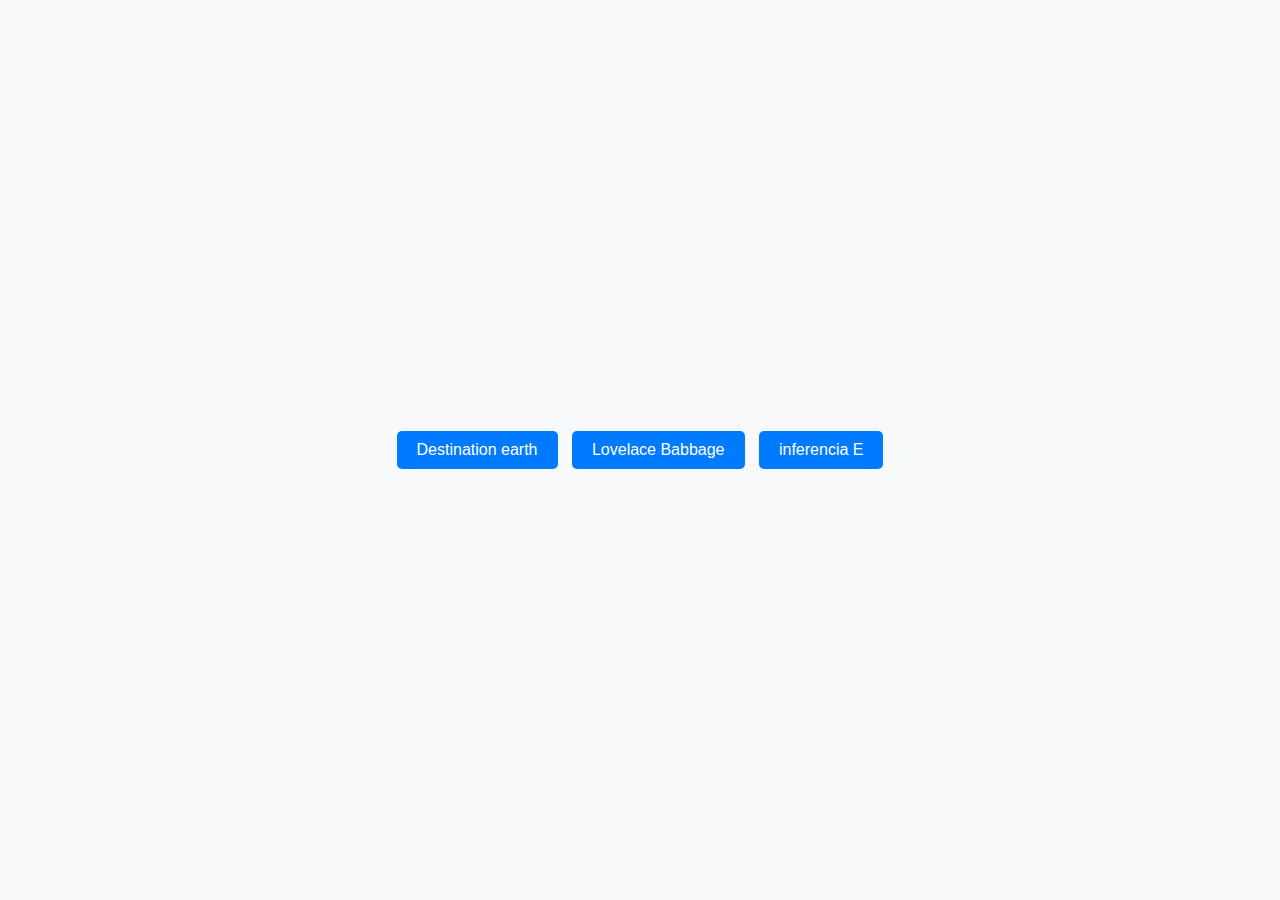
<file: index.html>
<!DOCTYPE html>
<html lang="es">
<head>
    <meta charset="UTF-8">
    <meta name="viewport" content="width=device-width, initial-scale=1.0">
    <title>Página Principal</title>
    <link rel="stylesheet" href="styles.css">
</head>
<body>
    <div class="botones-centrales">
        <button onclick="location.href='destination-earth.html';">Destination earth</button>
        <button onclick="location.href='entrega.html';">Lovelace Babbage</button>
        <button onclick="location.href='inferencia-estadistica/inferencia-estadistica.html';">inferencia E</button>
    </div>
    <script src="script.js"></script>
</body>
</html>
</file>
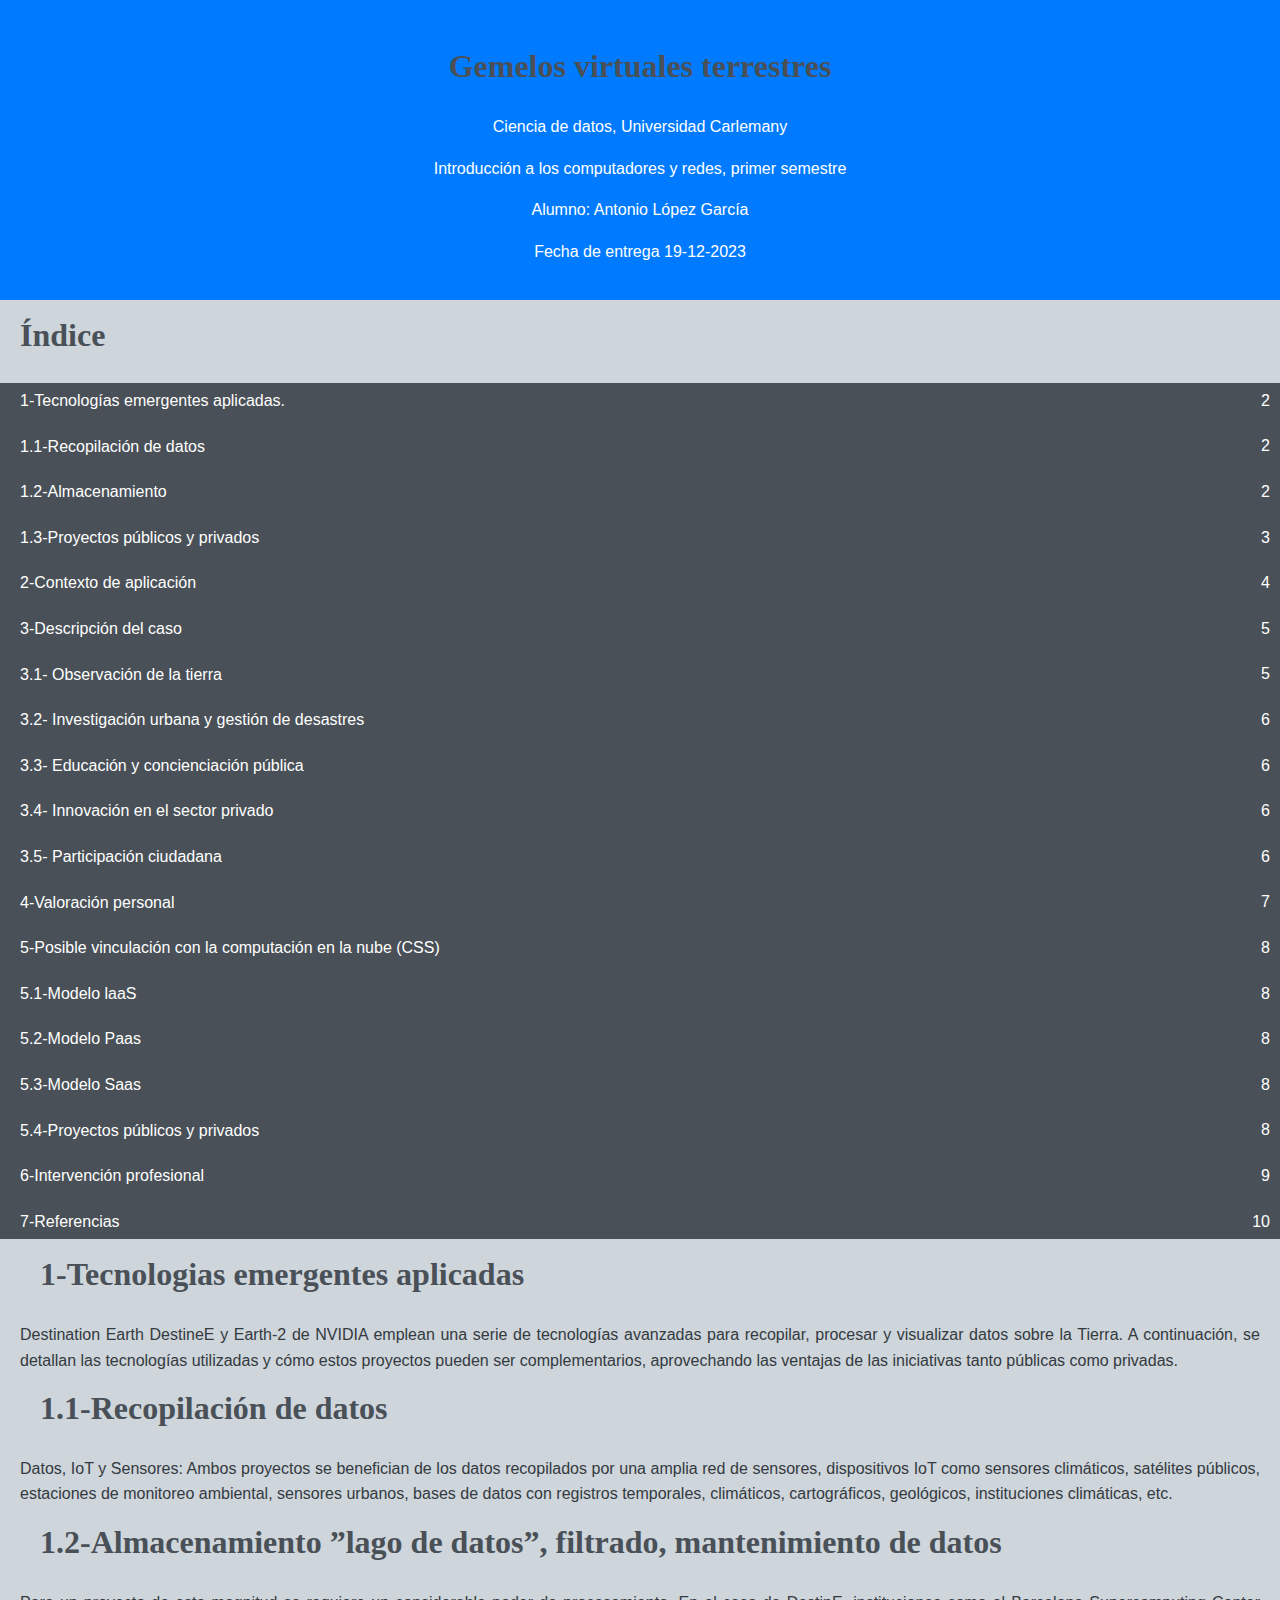
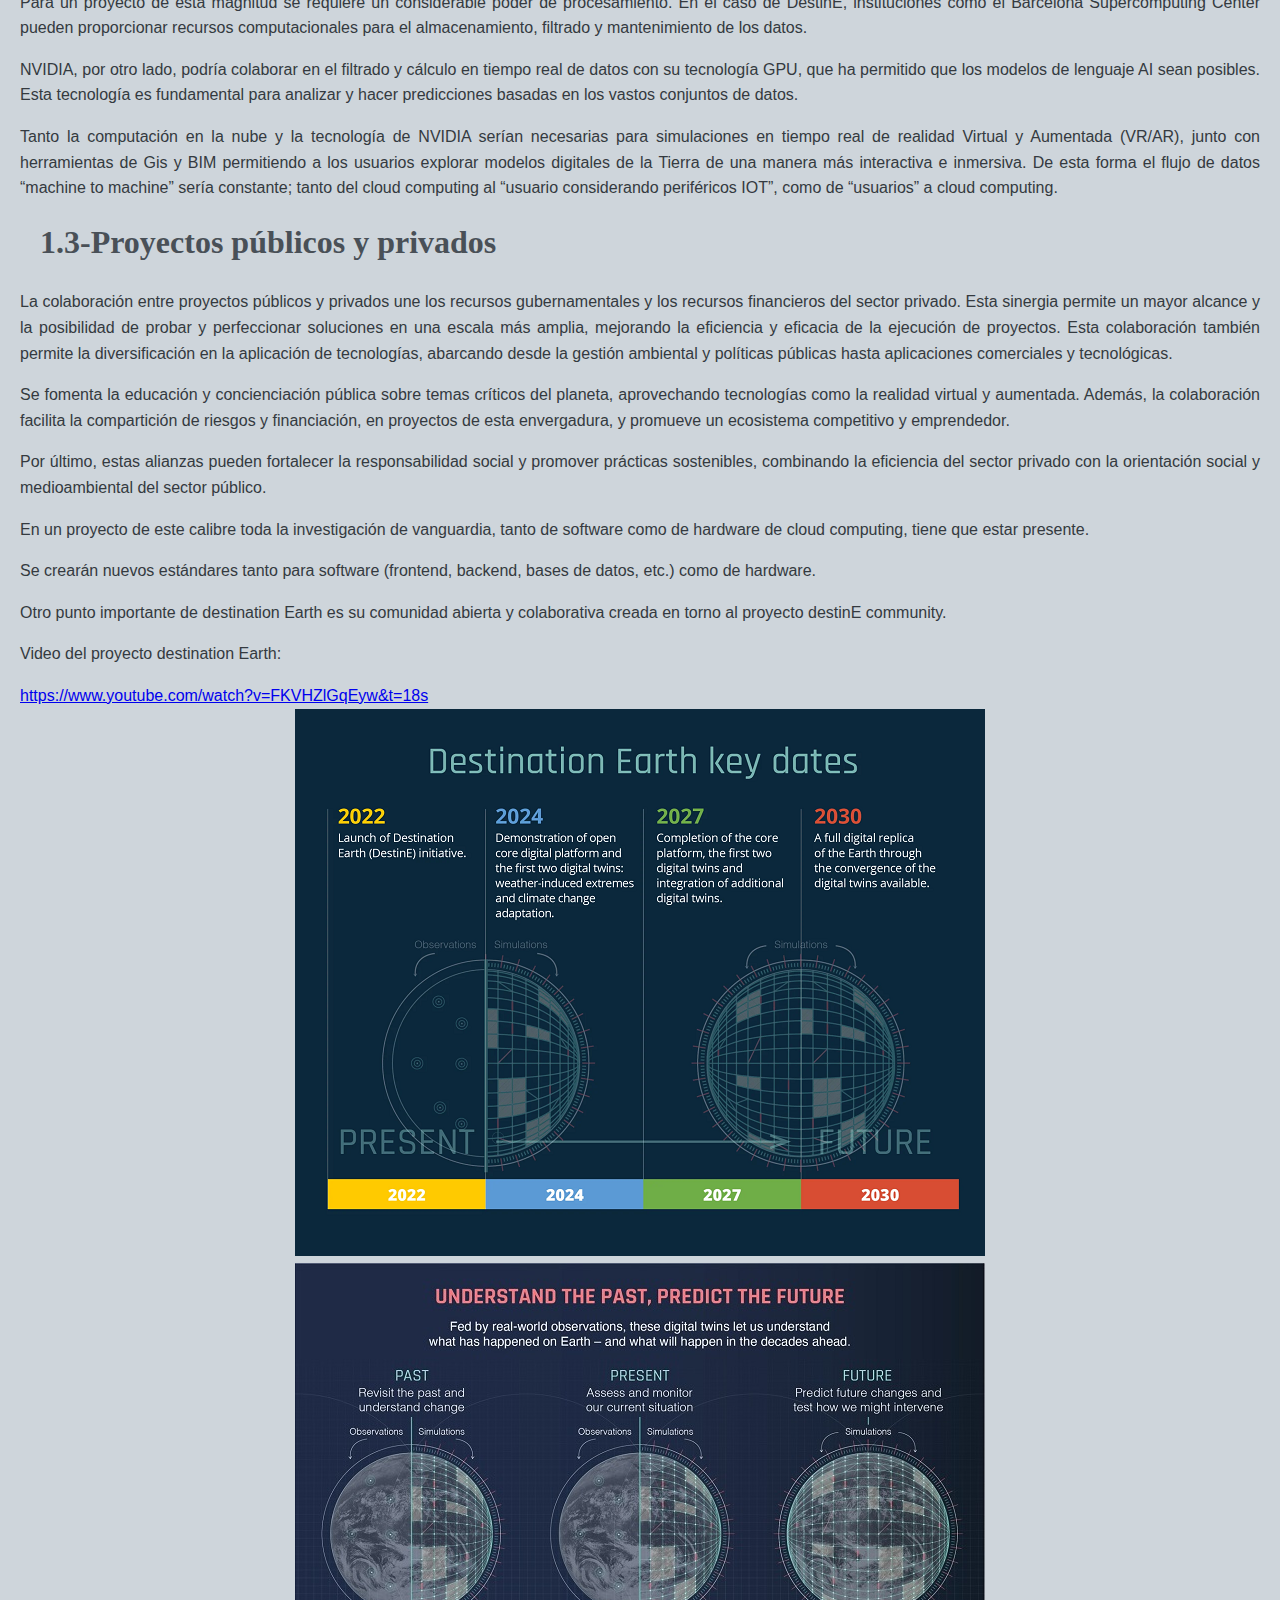
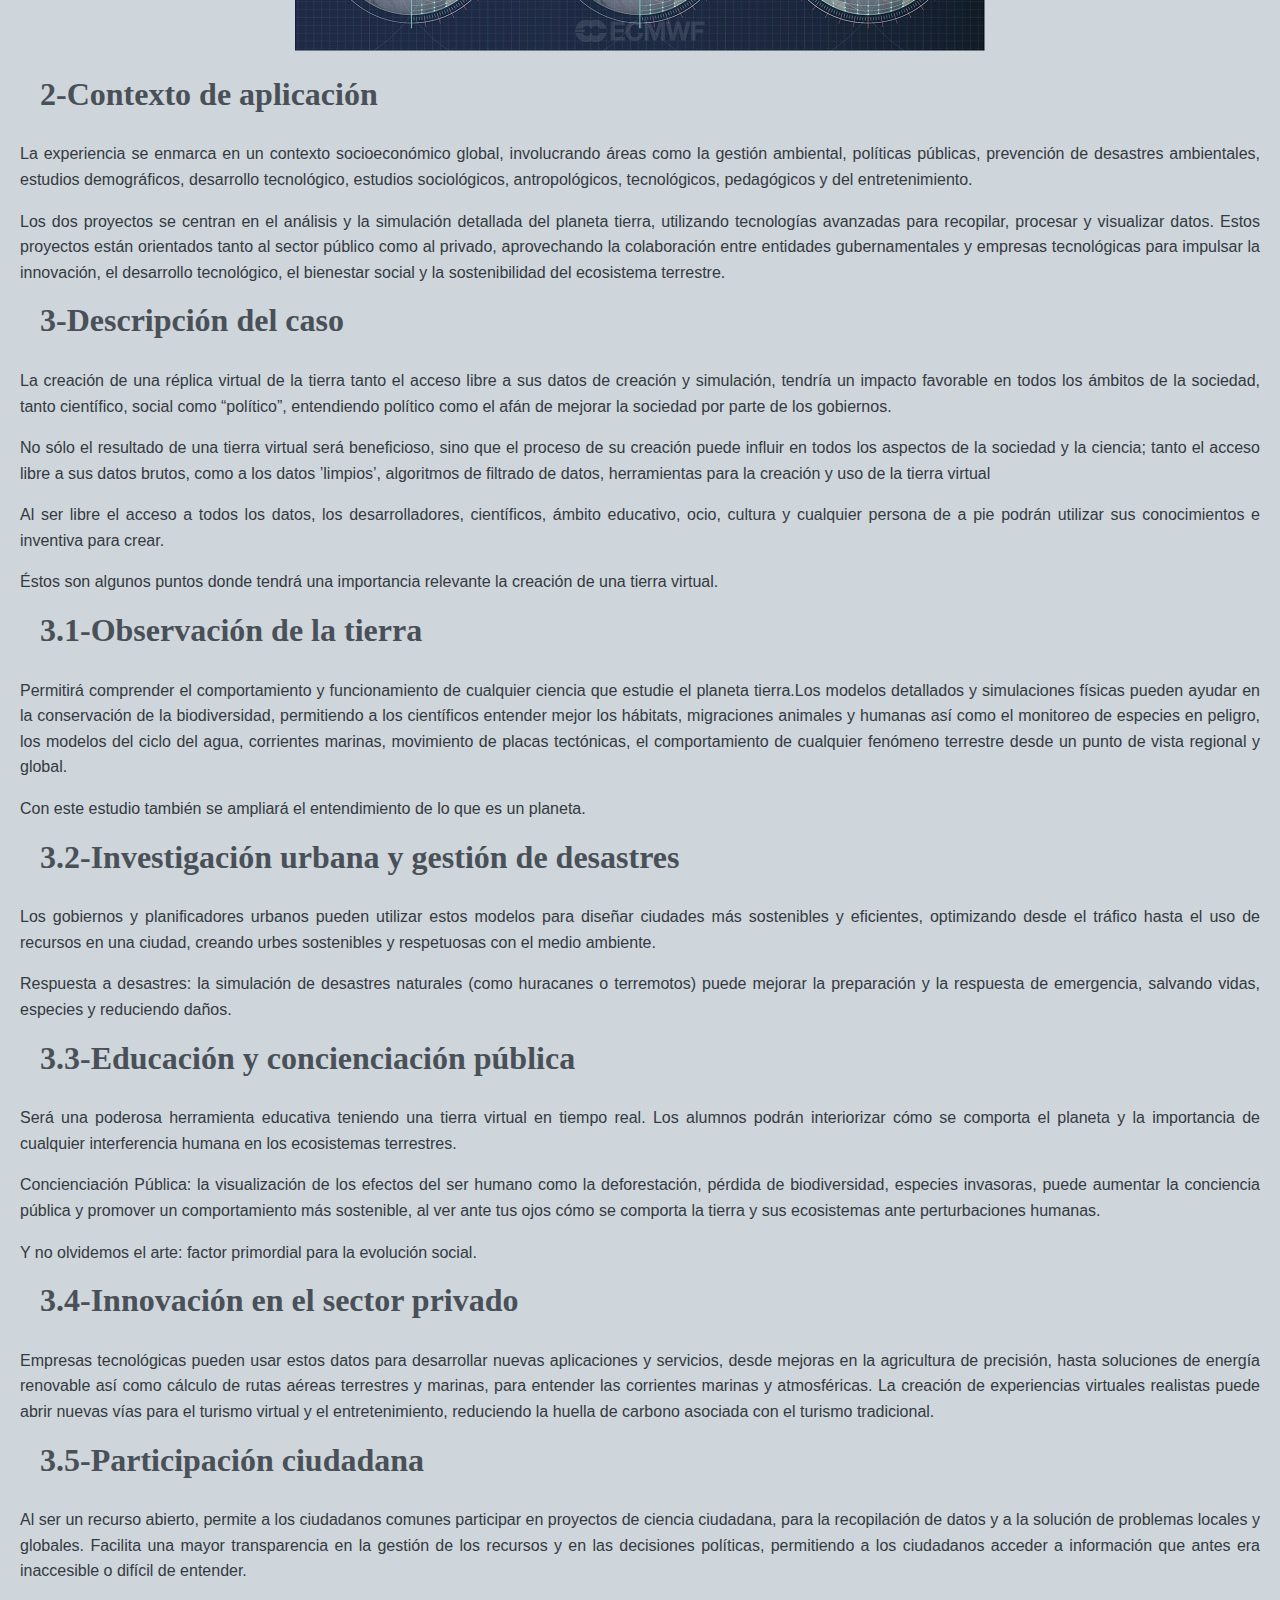
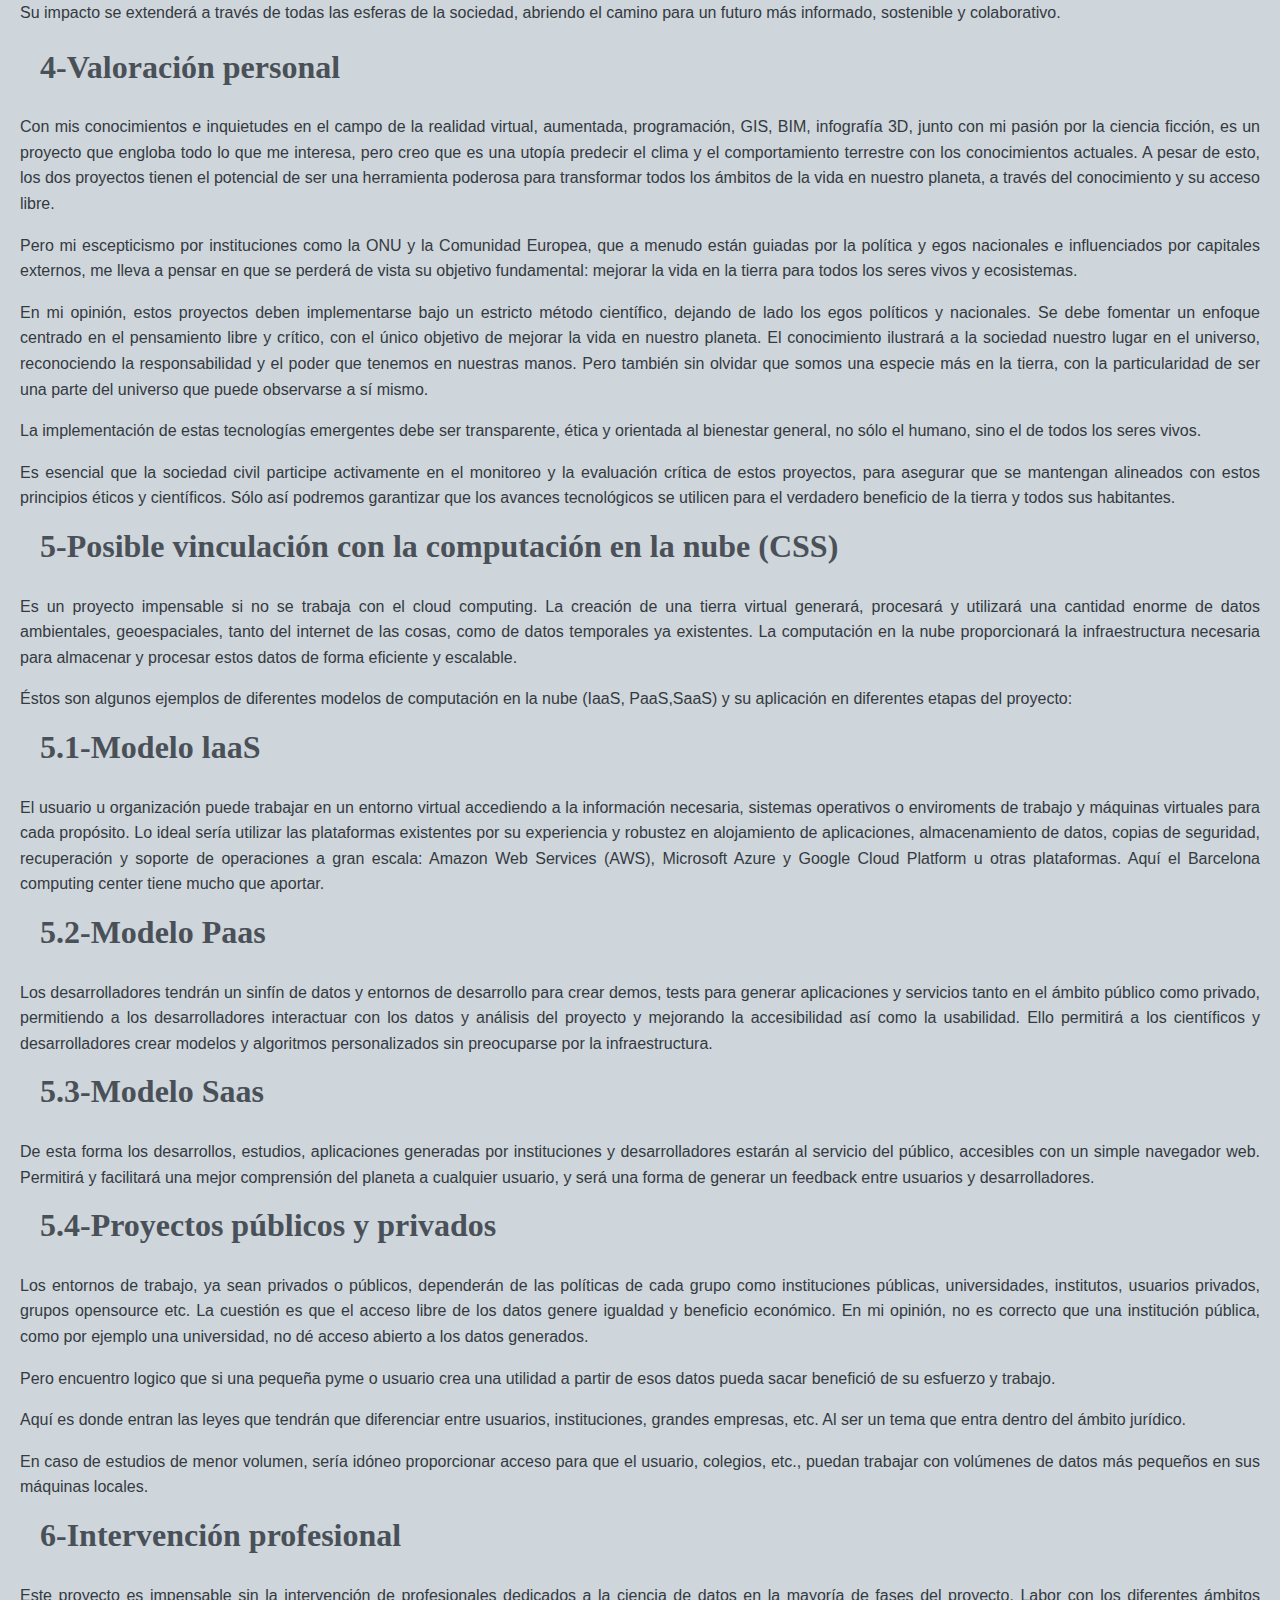
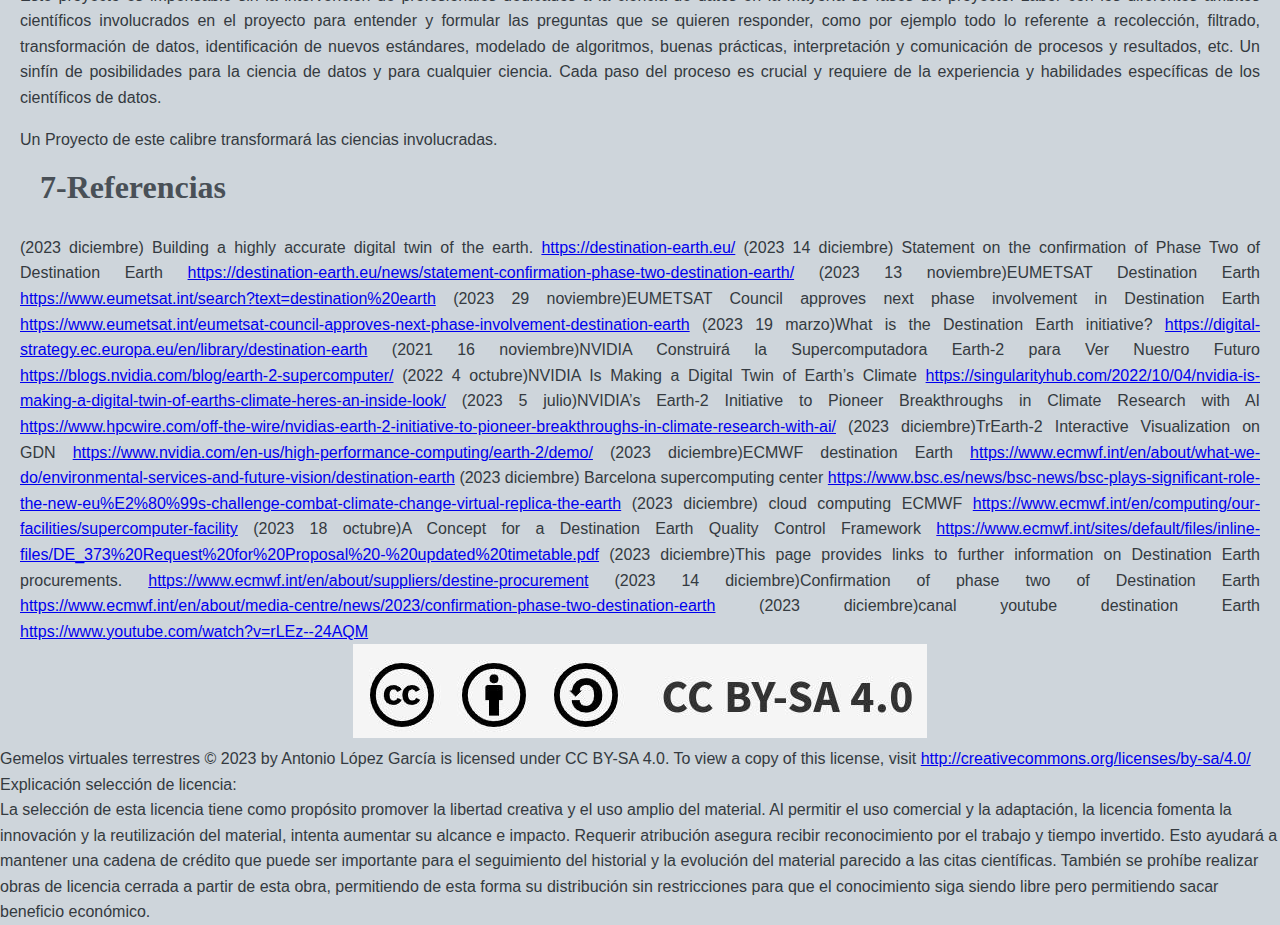
<file: destination-earth.html>
<!DOCTYPE html>
<html lang="en">
<head>
    <meta charset="UTF-8">
    <meta name="viewport" content="width=device-width, initial-scale=1.0">
    <title>Gemelos virtuales terrestres</title>
    <link rel="stylesheet" href="destination-earth.css">
</head>

<body>
    <header class="header">
        <h1 class="h1_Header">Gemelos virtuales terrestres</h1>
        <p class="title">Ciencia de datos, Universidad Carlemany</p>
        <p class="title">Introducción a los computadores y redes, primer semestre</p>
        <p class="title">Alumno: Antonio López García</p>
        <p class="title">Fecha de entrega 19-12-2023</p>
    </header>
    
    <h1 class="indice">Índice</h1>
    <div id="indice">
        <ul>
            <li><a href="#tec-emergentes">1-Tecnologías emergentes aplicadas.</a><span class="page-number">2</span></li>
            <ul>
                <li><a href="#recopilacion-datos">1.1-Recopilación de datos</a><span class="page-number">2</span></li>
                <li><a href="#almacenamiento">1.2-Almacenamiento</a><span class="page-number">2</span></li>
                <li><a href="#proyectos-publico-privado">1.3-Proyectos públicos y privados</a><span class="page-number">3</span></li>
            </ul>
            <li><a href="#contexto-aplicacion">2-Contexto de aplicación</a><span class="page-number">4</span></li>
            <li><a href="#descripcion-caso">3-Descripción del caso</a><span class="page-number">5</span></li>
            <ul>
                <li><a href="#observacion-tierra">3.1- Observación de la tierra</a><span class="page-number">5</span></li>
                <li><a href="#investigacion-urbana">3.2- Investigación urbana y gestión de desastres</a><span class="page-number">6</span></li>
                <li><a href="#educacion-concienciacion">3.3- Educación y concienciación pública</a><span class="page-number">6</span></li>
                <li><a href="#innovacion-sector-privado">3.4- Innovación en el sector privado</a><span class="page-number">6</span></li>
                <li><a href="#participacion-ciudadana">3.5- Participación ciudadana</a><span class="page-number">6</span></li>
            </ul>
            <li><a href="#valoracion-personal">4-Valoración personal</a><span class="page-number">7</span></li>
            <li><a href="#vinculacion-computacion-nube">5-Posible vinculación con la computación en la nube (CSS)</a><span class="page-number">8</span></li>
            <ul>
                <li><a href="#modelo-laas">5.1-Modelo laaS</a><span class="page-number">8</span></li>
                <li><a href="#modelo-paas">5.2-Modelo Paas</a><span class="page-number">8</span></li>
                <li><a href="#modelo-saas">5.3-Modelo Saas</a><span class="page-number">8</span></li>
                <li><a href="#proyectos-publico-privados">5.4-Proyectos públicos y privados</a><span class="page-number">8</span></li>
            </ul>
            <li><a href="#intervencion-profesional">6-Intervención profesional</a><span class="page-number">9</span></li>
            <li><a href="#referencias">7-Referencias</a><span class="page-number">10</span></li>
        </ul>
    </div>
    <article class="article">
        <div>
            <h1 class="h1_Article" id="tec-emergentes">1-Tecnologias emergentes aplicadas</h1>
            <article >
                Destination Earth DestineE y Earth-2 de NVIDIA emplean una serie de tecnologías avanzadas para recopilar, 
                procesar y visualizar datos sobre la Tierra. A continuación, se detallan las tecnologías utilizadas y cómo estos proyectos pueden ser complementarios, aprovechando las ventajas de las iniciativas tanto públicas como privadas.
            </article>
        </div>
    </article>
    <article class="article">
        <div>
            <h1 class="h1_Article" id="recopilacion-datos">1.1-Recopilación de datos</h1>
            <article >
                Datos, IoT y Sensores: Ambos proyectos se benefician de los datos recopilados por una amplia red de sensores, dispositivos IoT como sensores climáticos, satélites públicos, estaciones de monitoreo ambiental, sensores urbanos, bases de datos con registros temporales, climáticos, cartográficos, geológicos, instituciones climáticas, etc.

            </article>
        </div>
    </article>


    <article class="article">
        <div>
            <h1 class="h1_Article" id="almacenamiento">1.2-Almacenamiento ”lago de datos”, filtrado,  mantenimiento de datos</h1>
            <article >
                <p>Para un proyecto de esta magnitud se requiere un considerable poder de procesamiento. En el caso de DestinE, instituciones como el Barcelona Supercomputing Center pueden proporcionar recursos computacionales para el almacenamiento, filtrado y mantenimiento de los datos.
                </p>NVIDIA, por otro lado, podría colaborar en el filtrado y cálculo en tiempo real de datos con su tecnología GPU, que ha permitido que los modelos de lenguaje AI sean posibles. Esta tecnología es fundamental para analizar y hacer predicciones basadas en los vastos conjuntos de datos.
                <p>Tanto la computación en la nube y la tecnología de NVIDIA serían necesarias para simulaciones en tiempo real de realidad Virtual y Aumentada (VR/AR), junto con herramientas de Gis y BIM permitiendo a los usuarios explorar modelos digitales de la Tierra de una manera más interactiva e inmersiva. De esta forma el flujo de datos “machine to machine” sería constante;  tanto del cloud computing al “usuario considerando periféricos IOT”, como de “usuarios” a cloud computing.
                </p>
            </article>
        </div>
    </article>

    <article class="article">
        <div>
            <h1 class="h1_Article" id="proyectos-publico-privado">1.3-Proyectos públicos y privados</h1>
            <article >
                <p>La colaboración entre proyectos públicos y privados une los recursos gubernamentales y los recursos financieros del sector privado. Esta sinergia permite un mayor alcance y la posibilidad de probar y perfeccionar soluciones en una escala más amplia, mejorando la eficiencia y eficacia de la ejecución de proyectos. Esta colaboración también permite la diversificación en la aplicación de tecnologías, abarcando desde la gestión ambiental y políticas públicas hasta aplicaciones comerciales y tecnológicas. 
                </p>
                <p>Se fomenta la educación y concienciación pública sobre temas críticos del planeta, aprovechando tecnologías como la realidad virtual y aumentada. Además, la colaboración facilita la compartición de riesgos y financiación, en proyectos de esta envergadura, y promueve un ecosistema competitivo y emprendedor. 
                </p>
                <p>Por último, estas alianzas pueden fortalecer la responsabilidad social y promover prácticas sostenibles, combinando la eficiencia del sector privado con la orientación social y medioambiental del sector público.
                </p>En un proyecto de este calibre toda la investigación de vanguardia, tanto de software como de hardware de cloud computing, tiene que estar presente.
                <p>Se crearán nuevos estándares tanto para software (frontend, backend, bases de datos, etc.) como de hardware.
                </p>Otro punto importante de destination Earth es su comunidad abierta y colaborativa creada en torno al proyecto destinE community.
                <p>Video del proyecto destination Earth:</p>
                <a href="https://www.youtube.com/watch?v=FKVHZlGqEyw&t=18s" target="_blank">https://www.youtube.com/watch?v=FKVHZlGqEyw&t=18s</a>
            </article>
            
        </div>
    </article>
    <center><img class="image_01" src="destination earth_06_html_e62c09f37e7a6c93.png" alt=""></center>
    <center><img class="image_02" src="destination earth_06_html_71f4f12479aea0e5.jpg" alt=""></center>

    <article class="article">
        <div>
            <h1 class="h1_Article" id="contexto-aplicacion">2-Contexto de aplicación</h1>
            <article >
                <p>La experiencia se enmarca en un contexto socioeconómico global, involucrando áreas como la gestión ambiental, políticas públicas, prevención de desastres ambientales, estudios demográficos, desarrollo tecnológico, estudios sociológicos, antropológicos, tecnológicos, pedagógicos y del entretenimiento.
                </p>Los dos proyectos se centran en el análisis y la simulación detallada del planeta tierra, utilizando tecnologías avanzadas para recopilar, procesar y visualizar datos. Estos proyectos están orientados tanto al sector público como al privado, aprovechando la colaboración entre entidades gubernamentales y empresas tecnológicas para impulsar la innovación, el desarrollo tecnológico, el bienestar social y la sostenibilidad del ecosistema terrestre.
            </article>
            
        </div>
    </article>

    <article class="article">
        <div>
            <h1 class="h1_Article" id="descripcion-caso">3-Descripción del caso</h1>
            <article >
                <p>La creación de una réplica virtual de la tierra tanto el  acceso libre a sus datos de creación y simulación, tendría un impacto favorable en todos los ámbitos de la sociedad, tanto científico, social como “político”, entendiendo político como el afán de mejorar la sociedad por parte de los gobiernos.
                </p>No sólo el resultado de una tierra virtual será beneficioso, sino que el proceso de su creación puede influir en todos los aspectos de la sociedad y la ciencia; tanto el acceso libre a sus datos brutos, como a los datos ’limpios’, algoritmos de filtrado de datos, herramientas para la creación y uso de la tierra virtual
                <p>Al ser libre el acceso a todos los datos, los desarrolladores, científicos, ámbito educativo, ocio, cultura y cualquier persona de a pie podrán utilizar sus conocimientos e inventiva para crear.
                </p>Éstos son algunos puntos donde tendrá una importancia relevante la creación de una tierra virtual.
            </article>
        </div>
    </article>


    <article class="article">
        <div>
            <h1 class="h1_Article" id="observacion-tierra">3.1-Observación de la tierra</h1>
            <article >
                <p>Permitirá comprender el comportamiento y funcionamiento de cualquier ciencia que estudie el planeta tierra.Los modelos detallados y simulaciones físicas pueden ayudar en la conservación de la biodiversidad, permitiendo a los científicos entender mejor los hábitats, migraciones animales y humanas así como el  monitoreo de especies en peligro, los modelos del ciclo del agua, corrientes marinas, movimiento de placas tectónicas, el comportamiento de cualquier fenómeno terrestre desde un punto de vista regional y global.
                </p>Con este estudio también se ampliará el entendimiento de lo que es un planeta.
            </article>
        </div>
    </article>

    <article class="article">
        <div>
            <h1 class="h1_Article" id="investigacion-urbana">3.2-Investigación urbana y gestión de desastres </h1>
            <article >
                <p>Los gobiernos y planificadores urbanos pueden utilizar estos modelos para diseñar ciudades más sostenibles y eficientes, optimizando desde el tráfico hasta el uso de recursos en una ciudad, creando urbes sostenibles y respetuosas con el medio ambiente.
                </p>Respuesta a desastres: la simulación de desastres naturales (como huracanes o terremotos) puede mejorar la preparación y la respuesta de emergencia, salvando vidas, especies y reduciendo daños.
            </article>
        </div>
    </article>


    <article class="article">
        <div>
            <h1 class="h1_Article" id="educacion-concienciacion">3.3-Educación y concienciación pública</h1>
            <article >
                <p>Será una poderosa herramienta educativa teniendo una tierra virtual en tiempo real. Los alumnos podrán interiorizar cómo se comporta el planeta y la importancia de cualquier interferencia humana en los ecosistemas terrestres.
                </p>
                <p>Concienciación Pública: la visualización de los efectos del ser humano como la deforestación, pérdida de biodiversidad, especies invasoras, puede aumentar la conciencia pública y promover un comportamiento más sostenible, al ver ante tus ojos cómo se comporta la tierra y sus ecosistemas ante perturbaciones humanas. 
                </p>Y no olvidemos el arte: factor primordial para la evolución social.
            
            </article>
        </div>
    </article>

    <article class="article">
        <div>
            <h1 class="h1_Article" id="innovacion-sector-privado">3.4-Innovación en el sector privado</h1>
            <article >
                Empresas tecnológicas pueden usar estos datos para desarrollar nuevas aplicaciones y servicios, desde mejoras en la agricultura de precisión, hasta soluciones de energía renovable así como cálculo de rutas aéreas terrestres y marinas, para entender las corrientes marinas y atmosféricas.
                La creación de experiencias virtuales realistas puede abrir nuevas vías para el turismo virtual y el entretenimiento, reduciendo la huella de carbono asociada con el turismo tradicional.

            
            </article>
        </div>
    </article>
    <article class="article">
        <div>
            <h1 class="h1_Article" id="participacion-ciudadana">3.5-Participación ciudadana</h1>
            <article >
                Al ser un recurso abierto, permite a los ciudadanos comunes participar en proyectos de ciencia ciudadana, para la recopilación de datos y a la solución de problemas locales y globales.
                Facilita una mayor transparencia en la gestión de los recursos y en las decisiones políticas, permitiendo a los ciudadanos acceder a información que antes era inaccesible o difícil de entender.
                <p>Su impacto se extenderá a través de todas las esferas de la sociedad, abriendo el camino para un futuro más informado, sostenible y colaborativo.</p>

            
            </article>
        </div>
    </article>

    <article class="article">
        <div>
            <h1 class="h1_Article" id="valoracion-personal">4-Valoración personal</h1>
            <article >
                <p>Con mis conocimientos e inquietudes en el campo de la realidad virtual, aumentada, programación, GIS, BIM, infografía 3D, junto con mi pasión por la ciencia ficción, es un proyecto que engloba todo lo que me interesa, pero creo que es una utopía predecir el clima y el comportamiento terrestre con los conocimientos actuales.
                A pesar de esto, los dos proyectos tienen el potencial de ser una herramienta poderosa para transformar todos los ámbitos de la vida en nuestro planeta, a través del conocimiento y su acceso libre.
            </p>
            <p>Pero mi escepticismo por instituciones como la ONU y la Comunidad Europea, que a menudo están guiadas por la política y egos nacionales e influenciados por capitales externos, me lleva a pensar en que se perderá de vista su objetivo fundamental: mejorar la vida en la tierra para todos los seres vivos y ecosistemas.
            </p>
                <p>En mi opinión, estos proyectos deben implementarse bajo un estricto método científico, dejando de lado los egos políticos y nacionales. Se debe fomentar un enfoque centrado en el pensamiento libre y crítico, con el único objetivo de mejorar la vida en nuestro planeta.
                El conocimiento ilustrará a la sociedad nuestro lugar en el universo, reconociendo la responsabilidad y el poder que tenemos en nuestras manos. Pero también sin olvidar que somos una especie más en la tierra, con la particularidad de ser una parte del universo que puede observarse a sí mismo.
            </p><p></p>La implementación de estas tecnologías emergentes debe ser transparente, ética y orientada al bienestar general, no sólo el humano, sino el de todos los seres vivos.
        </p>
                Es esencial que la sociedad civil participe activamente en el monitoreo y la evaluación crítica de estos proyectos, para asegurar que se mantengan alineados con estos principios éticos y científicos. Sólo así podremos garantizar que los avances tecnológicos se utilicen para el verdadero beneficio de la tierra y todos sus habitantes.

            
            </article>
        </div>
    </article>





    <article class="article">
        <div>
            <h1 class="h1_Article" id="vinculacion-computacion-nube">5-Posible vinculación con la computación en la nube (CSS)</h1>
            <article >
                <p>Es un proyecto impensable si no se trabaja con el cloud computing. La creación de una tierra virtual generará, procesará y utilizará una cantidad enorme de datos ambientales, geoespaciales, tanto del internet de las cosas, como de datos temporales ya existentes. 
                La computación en la nube proporcionará la infraestructura necesaria para almacenar y procesar estos datos de forma eficiente y escalable.
            </p>Éstos son algunos ejemplos de diferentes modelos de computación en la nube (IaaS, PaaS,SaaS) y su aplicación en diferentes etapas del proyecto:

            </article>
        </div>
    </article>


    <article class="article">
        <div>
            <h1 class="h1_Article" id="modelo-laas">5.1-Modelo laaS</h1>
            <article >
                El usuario u organización puede trabajar en un entorno virtual accediendo a la información necesaria, sistemas operativos o enviroments de trabajo y máquinas virtuales para cada propósito.
                Lo ideal sería utilizar las plataformas existentes por su experiencia y robustez en alojamiento de aplicaciones, almacenamiento de datos, copias de seguridad, recuperación y soporte de operaciones a gran escala:
                Amazon Web Services (AWS), Microsoft Azure y Google Cloud Platform u otras plataformas. Aquí el Barcelona computing center tiene mucho que aportar.

            </article>
        </div>
    </article>

    <article class="article">
        <div>
            <h1 class="h1_Article" id="modelo-paas">5.2-Modelo Paas</h1>
            <article >
                Los desarrolladores tendrán un sinfín de datos y entornos de desarrollo para crear demos, tests para generar aplicaciones y servicios tanto en el ámbito público como privado, permitiendo a los desarrolladores interactuar con los datos y análisis del proyecto y mejorando la accesibilidad así como la usabilidad. Ello permitirá a los científicos y desarrolladores crear modelos y algoritmos personalizados sin preocuparse por la infraestructura.

            </article>
        </div>
    </article>

    <article class="article">
        <div>
            <h1 class="h1_Article" id="modelo-saas">5.3-Modelo Saas</h1>
            <article >
                De esta forma los desarrollos, estudios, aplicaciones generadas por instituciones y desarrolladores estarán al servicio del público, accesibles con un simple navegador web. Permitirá y facilitará una mejor comprensión del planeta a cualquier usuario, y será una forma de generar un feedback entre usuarios y desarrolladores.

            </article>
        </div>
    </article>

    <article class="article">
        <div>
            <h1 class="h1_Article" id="proyectos-publico-privados">5.4-Proyectos públicos y privados </h1>
            <article >
                <p>Los entornos de trabajo, ya sean privados o públicos, dependerán de las políticas de cada grupo como instituciones públicas, universidades, institutos, usuarios privados, grupos opensource etc.
                La cuestión es que el acceso libre de los datos genere igualdad y beneficio económico.
                En mi opinión, no es correcto que una institución pública, como por ejemplo una universidad, no dé acceso abierto a los datos generados.
            </p><p>Pero encuentro logico que si una pequeña pyme o usuario crea una utilidad a partir de esos datos pueda sacar benefició de su esfuerzo y trabajo.
            </p><p>Aquí es donde entran las leyes que tendrán que diferenciar entre usuarios, instituciones, grandes empresas, etc. Al ser un tema que entra dentro del ámbito jurídico.

            </p>En caso de estudios de menor volumen, sería idóneo proporcionar acceso para que el usuario, colegios, etc., puedan trabajar con volúmenes de datos más pequeños en sus máquinas locales.

            </article>
        </div>
    </article>


<article class="article">
        <div>
            <h1 class="h1_Article" id="intervencion-profesional">6-Intervención profesional</h1>
            <article >
                <p>Este proyecto es impensable sin la intervención de profesionales dedicados a la ciencia de datos en la mayoría de fases del proyecto. Labor con los diferentes ámbitos científicos involucrados en el proyecto para entender y formular las preguntas que se quieren responder, como por ejemplo todo lo referente a recolección, filtrado, transformación de datos, identificación de nuevos estándares, modelado de algoritmos, buenas prácticas,  interpretación y comunicación de procesos y resultados, etc. Un sinfín de posibilidades para la ciencia de datos y para cualquier ciencia. Cada paso del proceso es crucial y requiere de la experiencia y habilidades específicas de los científicos de datos.
                </p>Un Proyecto de este calibre transformará las ciencias involucradas.

            </article>
        </div>
    </article>

    <article class="article">
        <div>
            <h1 class="h1_Article" id="referencias">7-Referencias</h1>
            <article >
                <a class="linksTitle">(2023 diciembre) Building a highly accurate digital twin of the earth.</a>                                                                                      
                <a class="links" href="https://destination-earth.eu/" target="_blank">https://destination-earth.eu/</a>
                <a class="linksTitle">(2023 14 diciembre) Statement on the confirmation of Phase Two of Destination Earth</a>
                <a class="links" href="https://destination-earth.eu/news/statement-confirmation-phase-two-destination-earth/" target="_blank">https://destination-earth.eu/news/statement-confirmation-phase-two-destination-earth/</a>
                <a class="linksTitle">(2023 13 noviembre)EUMETSAT Destination Earth</a>
                <a class="links" href="https://www.eumetsat.int/search?text=destination%20earth" target="_blank">https://www.eumetsat.int/search?text=destination%20earth</a>
                <a class="linksTitle">(2023 29 noviembre)EUMETSAT Council approves next phase involvement in Destination Earth</a>
                <a class="links" href="https://www.eumetsat.int/eumetsat-council-approves-next-phase-involvement-destination-earth" target="_blank">https://www.eumetsat.int/eumetsat-council-approves-next-phase-involvement-destination-earth</a>
                <a class="linksTitle">(2023 19 marzo)What is the Destination Earth initiative?</a>
                <a class="links" href="https://digital-strategy.ec.europa.eu/en/library/destination-earth" target="_blank">https://digital-strategy.ec.europa.eu/en/library/destination-earth</a>
                <a class="linksTitle">(2021 16 noviembre)NVIDIA Construirá la Supercomputadora Earth-2 para Ver Nuestro Futuro</a>
                <a class="links" href="https://blogs.nvidia.com/blog/earth-2-supercomputer/" target="_blank">https://blogs.nvidia.com/blog/earth-2-supercomputer/</a>
                <a class="linksTitle">(2022 4 octubre)NVIDIA Is Making a Digital Twin of Earth’s Climate</a>
                <a class="links" href="https://singularityhub.com/2022/10/04/nvidia-is-making-a-digital-twin-of-earths-climate-heres-an-inside-look/" target="_blank">https://singularityhub.com/2022/10/04/nvidia-is-making-a-digital-twin-of-earths-climate-heres-an-inside-look/</a>
                <a class="linksTitle">(2023 5 julio)NVIDIA’s Earth-2 Initiative to Pioneer Breakthroughs in Climate Research with AI</a>
                <a class="links" href="https://www.hpcwire.com/off-the-wire/nvidias-earth-2-initiative-to-pioneer-breakthroughs-in-climate-research-with-ai/" target="_blank">https://www.hpcwire.com/off-the-wire/nvidias-earth-2-initiative-to-pioneer-breakthroughs-in-climate-research-with-ai/</a>
                <a class="linksTitle">(2023 diciembre)TrEarth-2 Interactive Visualization on GDN</a>
                <a class="links" href="https://www.nvidia.com/en-us/high-performance-computing/earth-2/demo/" target="_blank">https://www.nvidia.com/en-us/high-performance-computing/earth-2/demo/</a>
                <a class="linksTitle">(2023 diciembre)ECMWF destination Earth</a>
                <a class="links" href="https://www.ecmwf.int/en/about/what-we-do/environmental-services-and-future-vision/destination-earth" target="_blank">https://www.ecmwf.int/en/about/what-we-do/environmental-services-and-future-vision/destination-earth</a>
                <a class="linksTitle">(2023 diciembre) Barcelona supercomputing center</a>
                <a class="links" href="https://www.bsc.es/news/bsc-news/bsc-plays-significant-role-the-new-eu%E2%80%99s-challenge-combat-climate-change-virtual-replica-the-earth" target="_blank">https://www.bsc.es/news/bsc-news/bsc-plays-significant-role-the-new-eu%E2%80%99s-challenge-combat-climate-change-virtual-replica-the-earth</a>
                <a class="linksTitle">(2023 diciembre) cloud computing ECMWF</a>
                <a class="links" href="https://www.ecmwf.int/en/computing/our-facilities/supercomputer-facility" target="_blank">https://www.ecmwf.int/en/computing/our-facilities/supercomputer-facility</a>
                <a class="linksTitle">(2023 18 octubre)A Concept for a Destination Earth Quality Control Framework</a>
                <a class="links" href="https://www.ecmwf.int/sites/default/files/inline-files/DE_373%20Request%20for%20Proposal%20-%20updated%20timetable.pdf" target="_blank">https://www.ecmwf.int/sites/default/files/inline-files/DE_373%20Request%20for%20Proposal%20-%20updated%20timetable.pdf</a>
                <a class="linksTitle">(2023 diciembre)This page provides links to further information on Destination Earth procurements.</a>
                <a class="links" href="https://www.ecmwf.int/en/about/suppliers/destine-procurement" target="_blank">https://www.ecmwf.int/en/about/suppliers/destine-procurement</a>
                <a class="linksTitle">(2023 14 diciembre)Confirmation of phase two of Destination Earth</a>
                <a class="links" href="https://www.ecmwf.int/en/about/media-centre/news/2023/confirmation-phase-two-destination-earth" target="_blank">https://www.ecmwf.int/en/about/media-centre/news/2023/confirmation-phase-two-destination-earth</a>
                <a class="linksTitle">(2023 diciembre)canal youtube destination Earth</a>
                <a class="links" href="https://www.youtube.com/watch?v=rLEz--24AQM" target="_blank">https://www.youtube.com/watch?v=rLEz--24AQM</a>
            </article>
        </div>
    </article>
    <center><img class="image_01" src="destination earth_06_html_84845eca00c986b0.jpg" alt=""></center>
    
    
    <a class="linksTitle">Gemelos virtuales terrestres © 2023 by Antonio López García is licensed under CC </a>
    <a class="linksTitle">BY-SA 4.0. To view a copy of this license, visit </a>
    <a class="links" href="http://creativecommons.org/licenses/by-sa/4.0/" target="_blank">http://creativecommons.org/licenses/by-sa/4.0/</a>
    <a class="titleCreat">Explicación selección de licencia:
    </a>
    <article>
        La selección de esta licencia tiene como propósito promover la libertad creativa y el uso amplio del material. Al permitir el uso comercial y la adaptación, la licencia fomenta la innovación y la reutilización del material, intenta aumentar su alcance e impacto.
        Requerir atribución asegura recibir reconocimiento por el trabajo y tiempo invertido. Esto ayudará a mantener una cadena de crédito que puede ser importante para el seguimiento del historial y la evolución del material parecido a las citas científicas.
        También se prohíbe realizar obras de licencia cerrada a partir de esta obra, permitiendo de esta forma su distribución sin restricciones para que el conocimiento siga siendo libre pero permitiendo sacar beneficio económico.

    </article>
    <script src="destination-earth.js"></script>
</body>
</html>
</file>
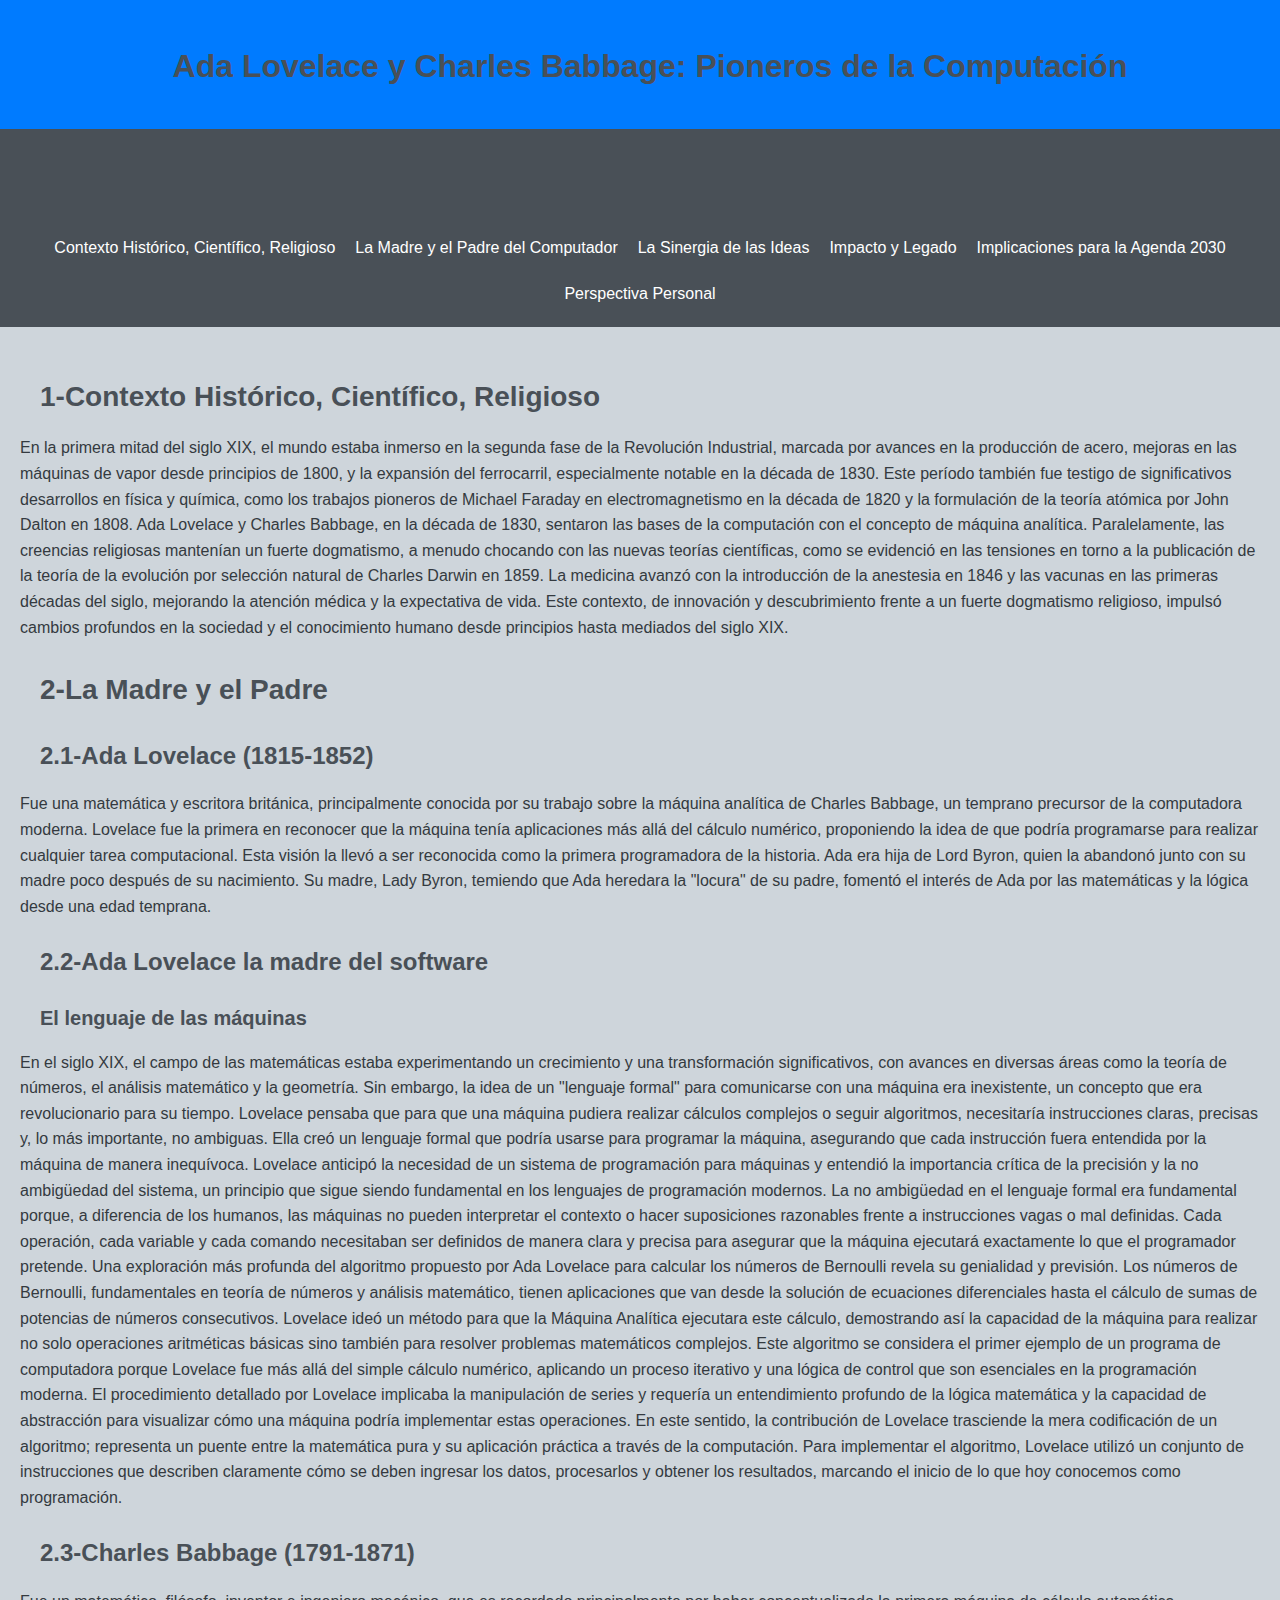
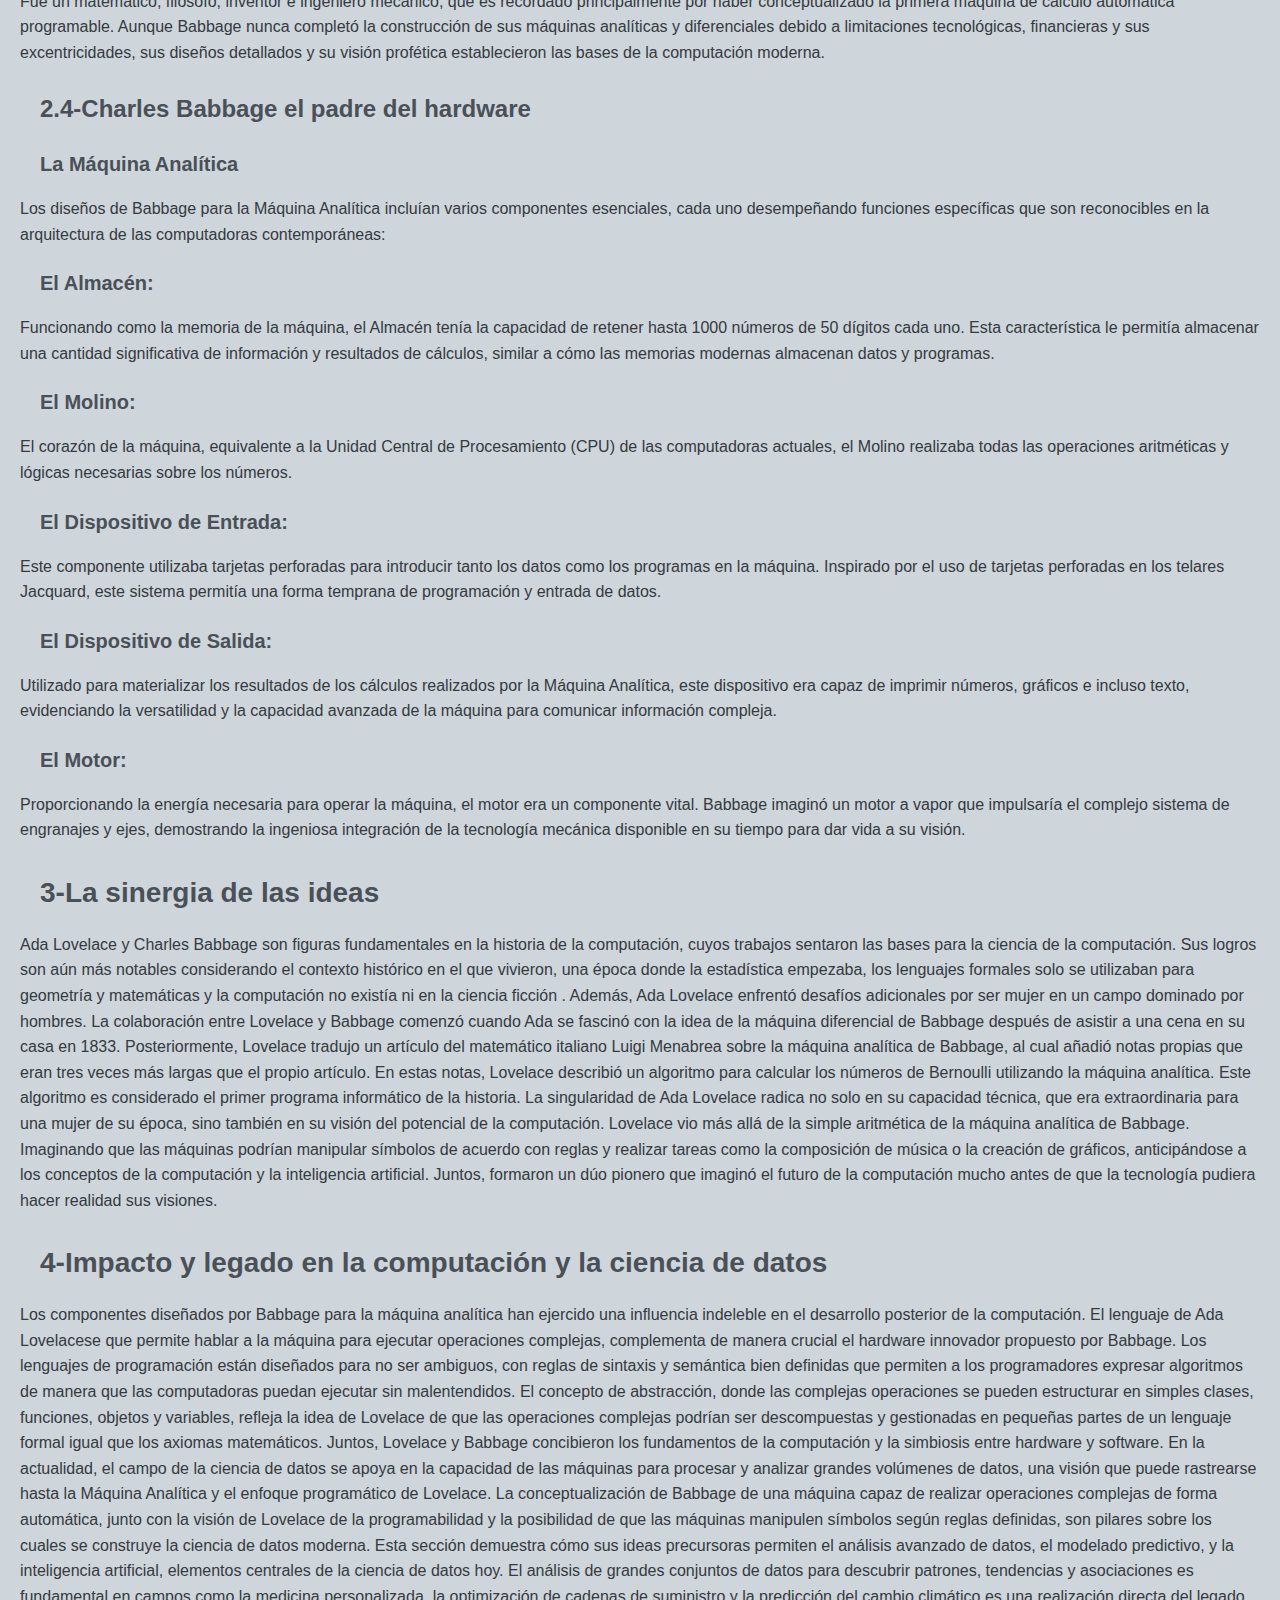
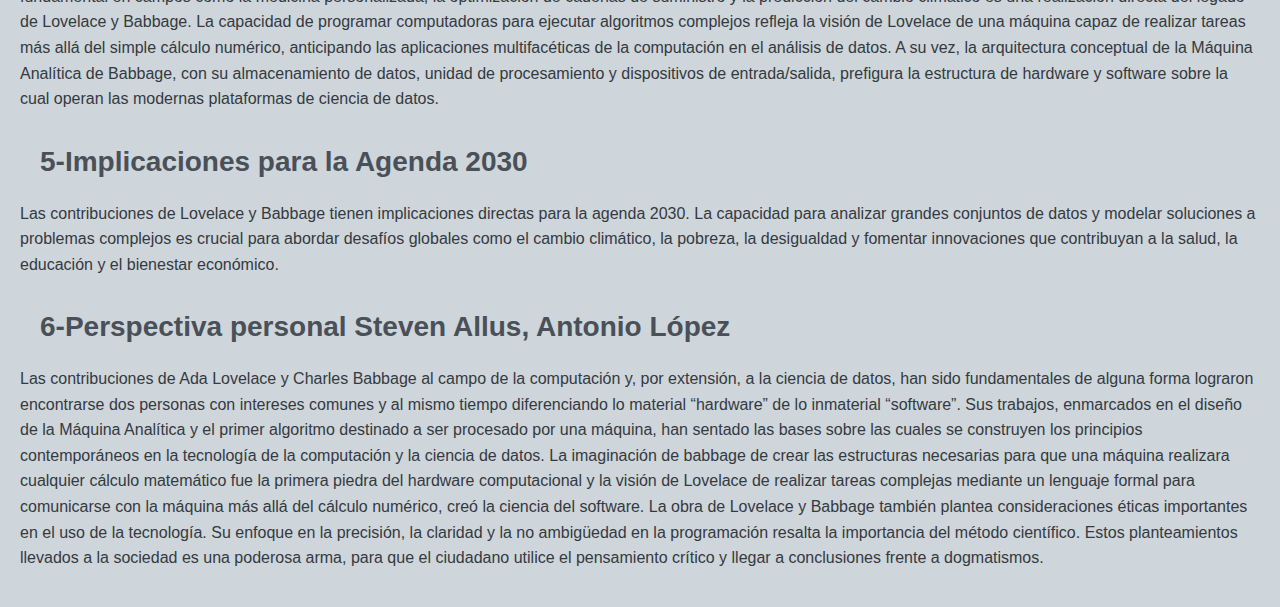
<file: entrega.html>
<!DOCTYPE html>
<html lang="es">
<head>
    <meta charset="UTF-8">
    <meta name="viewport" content="width=device-width, initial-scale=1.0">
    <title>Historia de la Computación: Ada Lovelace y Charles Babbage</title>
    <link rel="stylesheet" href="entrega.css">
</head>
<body>
    <header>
        <h1>Ada Lovelace y Charles Babbage: Pioneros de la Computación</h1>
    </header>
    <nav id="indice">
        <h2>Índice</h2>
        <ul>
            <li><a href="#contexto-historico">Contexto Histórico, Científico, Religioso</a></li>
            <li><a href="#la-madre-y-el-padre">La Madre y el Padre del Computador</a></li>
            <li><a href="#sinergia-ideas">La Sinergia de las Ideas</a></li>
            <li><a href="#impacto-legado">Impacto y Legado</a></li>
            <li><a href="#agenda-2030">Implicaciones para la Agenda 2030</a></li>
            <li><a href="#perspectiva-personal">Perspectiva Personal</a></li>
        </ul>
    </nav>
    <main>
        <section id="contexto-historico">
            <h2>1-Contexto Histórico, Científico, Religioso</h2>
            <p>En la primera mitad del siglo XIX, el mundo estaba inmerso en la segunda fase de la Revolución Industrial, marcada por avances en la producción de acero, mejoras en las máquinas de vapor desde principios de 1800, y la expansión del ferrocarril, especialmente notable en la década de 1830. 
                Este período también fue testigo de significativos desarrollos en física y química, como los trabajos pioneros de Michael Faraday en electromagnetismo en la década de 1820 y la formulación de la teoría atómica por John Dalton en 1808. 
                Ada Lovelace y Charles Babbage, en la década de 1830, sentaron las bases de la computación con el concepto de máquina analítica. 
                Paralelamente, las creencias religiosas mantenían un fuerte dogmatismo, a menudo chocando con las nuevas teorías científicas, como se evidenció en las tensiones en torno a la publicación de la teoría de la evolución por selección natural de Charles Darwin en 1859. La medicina avanzó con la introducción de la anestesia en 1846 y las vacunas en las primeras décadas del siglo, mejorando la atención médica y la expectativa de vida. 
                Este contexto, de innovación y descubrimiento frente a un fuerte dogmatismo religioso, impulsó cambios profundos en la sociedad y el conocimiento humano desde principios hasta mediados del siglo XIX.
                
            </p>
        </section>
        <section id="la-madre-y-el-padre">
            <h2>2-La Madre y el Padre</h2>
            <h3>2.1-Ada Lovelace (1815-1852)</h3>
            <p>Fue una matemática y escritora británica, principalmente conocida por su trabajo sobre la máquina analítica de Charles Babbage, un temprano precursor de la computadora moderna. Lovelace fue la primera en reconocer que la máquina tenía aplicaciones más allá del cálculo numérico, proponiendo la idea de que podría programarse para realizar cualquier tarea computacional. Esta visión la llevó a ser reconocida como la primera programadora de la historia.
                Ada era hija de Lord Byron, quien la abandonó junto con su madre poco después de su nacimiento. Su madre, Lady Byron, temiendo que Ada heredara la "locura" de su padre, fomentó el interés de Ada por las matemáticas y la lógica desde una edad temprana.  
            </p>
            <h3>2.2-Ada Lovelace la madre del software</h3>
            <h4>El lenguaje de las máquinas</h4>
            <p>
                En el siglo XIX, el campo de las matemáticas estaba experimentando un crecimiento y una transformación significativos, con avances en diversas áreas como la teoría de números, el análisis matemático y la geometría. Sin embargo, la idea de un "lenguaje formal" para comunicarse con una máquina era inexistente, un concepto que era revolucionario para su tiempo.
                Lovelace pensaba que para que una máquina pudiera realizar cálculos complejos o seguir algoritmos, necesitaría instrucciones claras, precisas y, lo más importante, no ambiguas. Ella creó un lenguaje formal que podría usarse para programar la máquina, asegurando que cada instrucción fuera entendida por la máquina de manera inequívoca.
                Lovelace anticipó la necesidad de un sistema de programación para máquinas y entendió la importancia crítica de la precisión y la no ambigüedad del sistema, un principio que sigue siendo fundamental en los lenguajes de programación modernos.
                La no ambigüedad en el lenguaje formal era fundamental porque, a diferencia de los humanos, las máquinas no pueden interpretar el contexto o hacer suposiciones razonables frente a instrucciones vagas o mal definidas. Cada operación, cada variable y cada comando necesitaban ser definidos de manera clara y precisa para asegurar que la máquina ejecutará exactamente lo que el programador pretende.
                Una exploración más profunda del algoritmo propuesto por Ada Lovelace para calcular los números de Bernoulli revela su genialidad y previsión. Los números de Bernoulli, fundamentales en teoría de números y análisis matemático, tienen aplicaciones que van desde la solución de ecuaciones diferenciales hasta el cálculo de sumas de potencias de números consecutivos. Lovelace ideó un método para que la Máquina Analítica ejecutara este cálculo, demostrando así la capacidad de la máquina para realizar no solo operaciones aritméticas básicas sino también para resolver problemas matemáticos complejos. Este algoritmo se considera el primer ejemplo de un programa de computadora porque Lovelace fue más allá del simple cálculo numérico, aplicando un proceso iterativo y una lógica de control que son esenciales en la programación moderna.

                El procedimiento detallado por Lovelace implicaba la manipulación de series y requería un entendimiento profundo de la lógica matemática y la capacidad de abstracción para visualizar cómo una máquina podría implementar estas operaciones. En este sentido, la contribución de Lovelace trasciende la mera codificación de un algoritmo; representa un puente entre la matemática pura y su aplicación práctica a través de la computación. Para implementar el algoritmo, Lovelace utilizó un conjunto de instrucciones que describen claramente cómo se deben ingresar los datos, procesarlos y obtener los resultados, marcando el inicio de lo que hoy conocemos como programación.
            </p>

            <h3>2.3-Charles Babbage (1791-1871)</h3>
            <p>
                Fue un matemático, filósofo, inventor e ingeniero mecánico, que es recordado principalmente por haber conceptualizado la primera máquina de cálculo automática programable. Aunque Babbage nunca completó la construcción de sus máquinas analíticas y diferenciales debido a limitaciones tecnológicas, financieras y sus excentricidades, sus diseños detallados y su visión profética establecieron las bases de la computación moderna.
            </p>
            <h3>2.4-Charles Babbage el padre del hardware</h3>
            <h4>La Máquina Analítica</h4>
            <p>
                Los diseños de Babbage para la Máquina Analítica incluían varios componentes esenciales, cada uno desempeñando funciones específicas que son reconocibles en la arquitectura de las computadoras contemporáneas:
            </p>
            <h4>El Almacén:</h4>
            <p>
                 Funcionando como la memoria de la máquina, el Almacén tenía la capacidad de retener hasta 1000 números de 50 dígitos cada uno. Esta característica le permitía almacenar una cantidad significativa de información y resultados de cálculos, similar a cómo las memorias modernas almacenan datos y programas.
            </p>
            <h4>El Molino:</h4>
            <p>
                 El corazón de la máquina, equivalente a la Unidad Central de Procesamiento (CPU) de las computadoras actuales, el Molino realizaba todas las operaciones aritméticas y lógicas necesarias sobre los números.
            </p>
            <h4>El Dispositivo de Entrada:</h4>
            <p>
                 Este componente utilizaba tarjetas perforadas para introducir tanto los datos como los programas en la máquina. Inspirado por el uso de tarjetas perforadas en los telares Jacquard, este sistema permitía una forma temprana de programación y entrada de datos.
            </p>
            <h4>El Dispositivo de Salida:</h4>
            <p>
                 Utilizado para materializar los resultados de los cálculos realizados por la Máquina Analítica, este dispositivo era capaz de imprimir números, gráficos e incluso texto, evidenciando la versatilidad y la capacidad avanzada de la máquina para comunicar información compleja.
            </p>
            <h4>El Motor:</h4>
            <p>
                 Proporcionando la energía necesaria para operar la máquina, el motor era un componente vital. Babbage imaginó un motor a vapor que impulsaría el complejo sistema de engranajes y ejes, demostrando la ingeniosa integración de la tecnología mecánica disponible en su tiempo para dar vida a su visión.
            </p>
            <!-- Añade más subsecciones y contenido aquí -->
        </section>

        <section id="sinergia-ideas">
            <h2>3-La sinergia de las ideas</h2>
            <p>Ada Lovelace y Charles Babbage son figuras fundamentales en la historia de la computación, cuyos trabajos sentaron las bases para  la ciencia de la computación. Sus logros son aún más notables considerando el contexto histórico en el que vivieron, una época donde la estadística empezaba, los lenguajes formales solo se utilizaban para geometría y matemáticas y la computación no existía ni en la ciencia ficción . Además, Ada Lovelace enfrentó desafíos adicionales por ser mujer en un campo dominado por hombres.

                La colaboración entre Lovelace y Babbage comenzó cuando Ada se fascinó con la idea de la máquina diferencial de Babbage después de asistir a una cena en su casa en 1833. 
                Posteriormente, Lovelace tradujo un artículo del matemático italiano Luigi Menabrea sobre la máquina analítica de Babbage, al cual añadió notas propias que eran tres veces más largas que el propio artículo. En estas notas, Lovelace describió un algoritmo para calcular los números de Bernoulli utilizando la máquina analítica. Este algoritmo es considerado el primer programa informático de la historia.
                La singularidad de Ada Lovelace radica no solo en su capacidad técnica, que era extraordinaria para una mujer de su época, sino también en su visión del potencial de la computación. Lovelace vio más allá de la simple aritmética de la máquina analítica de Babbage. 
                Imaginando que las máquinas podrían manipular símbolos de acuerdo con reglas y realizar tareas como la composición de música o la creación de gráficos, anticipándose a los conceptos de la computación y la inteligencia artificial.
                Juntos, formaron un dúo pionero que imaginó el futuro de la computación mucho antes de que la tecnología pudiera hacer realidad sus visiones.
                 
            </p>
        </section>
        
        
        <section id="impacto-legado">
            <h2>4-Impacto y legado en la computación y la ciencia de datos</h2>
            <p>Los componentes diseñados por Babbage para la máquina analítica han ejercido una influencia indeleble en el desarrollo posterior de la computación. 
                El lenguaje de Ada Lovelacese que permite hablar a la máquina para ejecutar operaciones complejas, complementa de manera crucial el hardware innovador propuesto por Babbage. 
                Los lenguajes de programación están diseñados para no ser ambiguos, con reglas de sintaxis y semántica bien definidas que permiten a los programadores expresar algoritmos de manera que las computadoras puedan ejecutar sin malentendidos.
                El concepto de abstracción, donde las complejas operaciones se pueden estructurar en simples clases, funciones, objetos y variables, refleja la idea de Lovelace de que las operaciones complejas podrían ser descompuestas y gestionadas en pequeñas partes de un lenguaje formal igual que los axiomas matemáticos.
                Juntos, Lovelace y Babbage concibieron los fundamentos de la computación y la simbiosis entre hardware y software.
                
                En la actualidad, el campo de la ciencia de datos se apoya en la capacidad de las máquinas para procesar y analizar grandes volúmenes de datos, una visión que puede rastrearse hasta la Máquina Analítica y el enfoque programático de Lovelace. La conceptualización de Babbage de una máquina capaz de realizar operaciones complejas de forma automática, junto con la visión de Lovelace de la programabilidad y la posibilidad de que las máquinas manipulen símbolos según reglas definidas, son pilares sobre los cuales se construye la ciencia de datos moderna. Esta sección demuestra cómo sus ideas precursoras permiten el análisis avanzado de datos, el modelado predictivo, y la inteligencia artificial, elementos centrales de la ciencia de datos hoy.
                
                El análisis de grandes conjuntos de datos para descubrir patrones, tendencias y asociaciones es fundamental en campos como la medicina personalizada, la optimización de cadenas de suministro y la predicción del cambio climático  es una realización directa del legado de Lovelace y Babbage. La capacidad de programar computadoras para ejecutar algoritmos complejos refleja la visión de Lovelace de una máquina capaz de realizar tareas más allá del simple cálculo numérico, anticipando las aplicaciones multifacéticas de la computación en el análisis de datos. A su vez, la arquitectura conceptual de la Máquina Analítica de Babbage, con su almacenamiento de datos, unidad de procesamiento y dispositivos de entrada/salida, prefigura la estructura de hardware y software sobre la cual operan las modernas plataformas de ciencia de datos.
                 
            </p>
        </section>


        <section id="agenda-2030">
            <h2>5-Implicaciones para la Agenda 2030</h2>
            <p>Las contribuciones de Lovelace y Babbage tienen implicaciones directas para la agenda 2030. 
                La capacidad para analizar grandes conjuntos de datos y modelar soluciones a problemas complejos es crucial para abordar desafíos globales como el cambio climático, la pobreza, la desigualdad y fomentar innovaciones que contribuyan a la salud, la educación y el bienestar económico.
                  
            </p>
        </section>

        <section id="perspectiva-personal">
            <h2>6-Perspectiva personal Steven Allus, Antonio López</h2>
            <p>Las contribuciones de Ada Lovelace y Charles Babbage al campo de la computación y, por extensión, a la ciencia de datos, han sido fundamentales de alguna forma lograron encontrarse dos personas con intereses comunes y al mismo tiempo diferenciando lo material “hardware” de lo inmaterial “software”. Sus trabajos, enmarcados en el diseño de la Máquina Analítica y el primer algoritmo destinado a ser procesado por una máquina, han sentado las bases sobre las cuales se construyen los principios contemporáneos en la tecnología de la computación y la ciencia de datos.

                La imaginación de babbage de crear las estructuras necesarias para que una máquina realizara cualquier cálculo matemático fue la primera piedra del hardware computacional y la visión de Lovelace de realizar tareas complejas mediante un lenguaje formal para comunicarse con la máquina más allá del cálculo numérico, creó la ciencia del software.
                La obra de Lovelace y Babbage también plantea consideraciones éticas importantes en el uso de la tecnología. Su enfoque en la precisión, la claridad y la no ambigüedad en la programación resalta la importancia del método científico.
                Estos planteamientos llevados a la sociedad es una poderosa arma, para que el ciudadano utilice el pensamiento crítico y llegar a conclusiones frente a dogmatismos.
                
                  
            </p>
        </section>
    </main>
    <script src="entrega.js"></script>
</body>
</html>
</file>
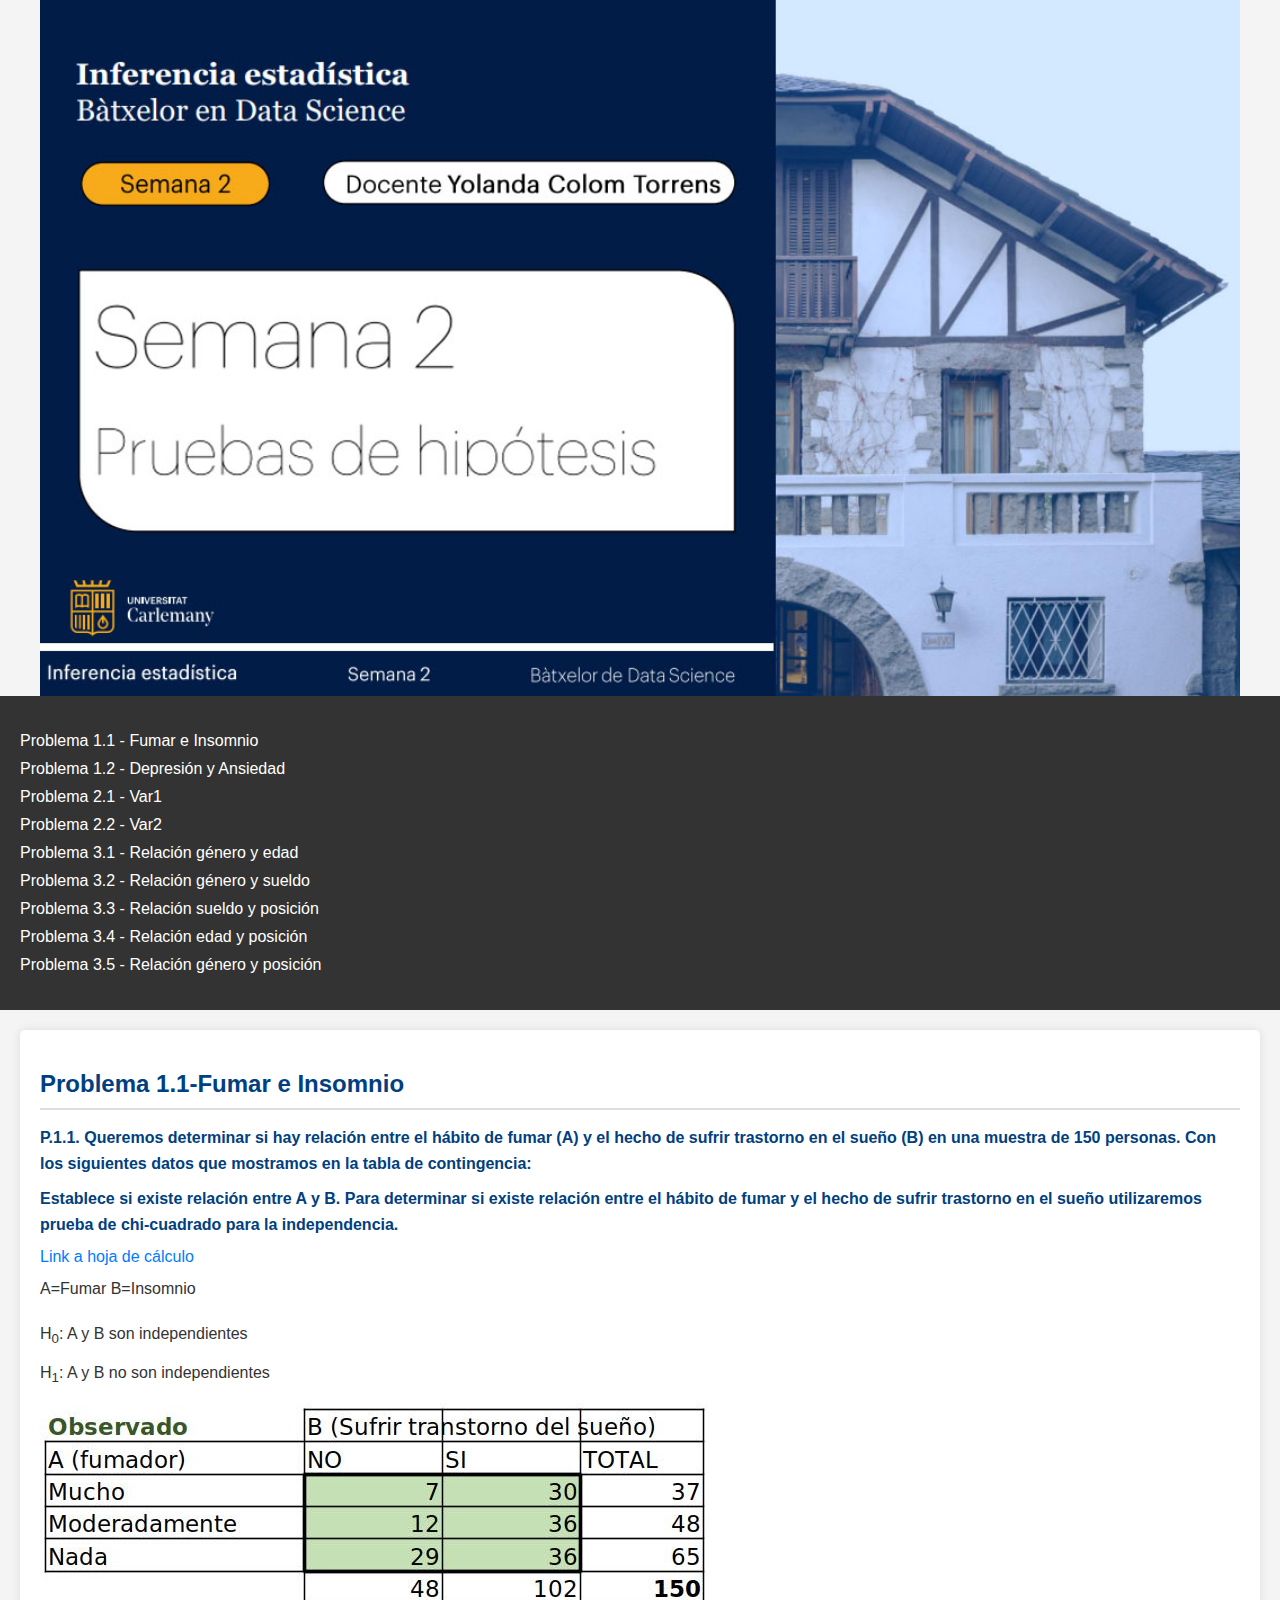
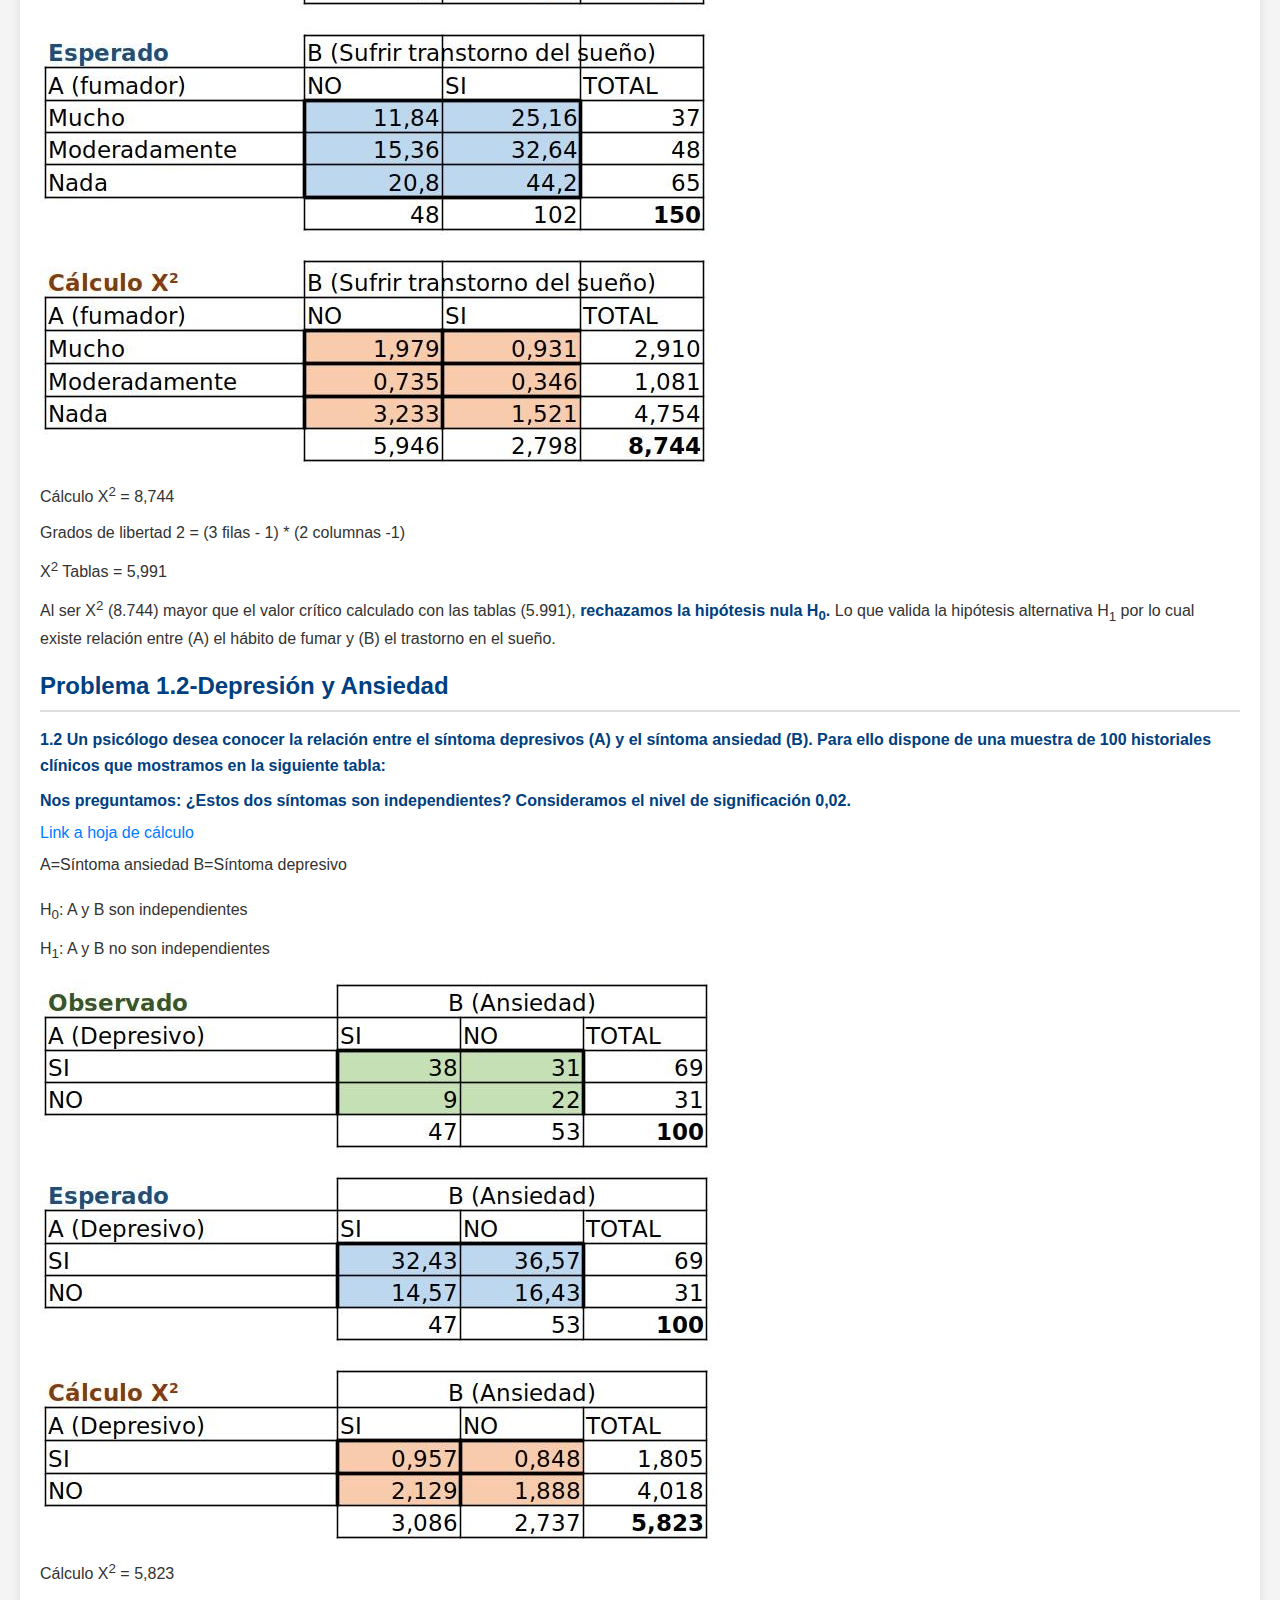
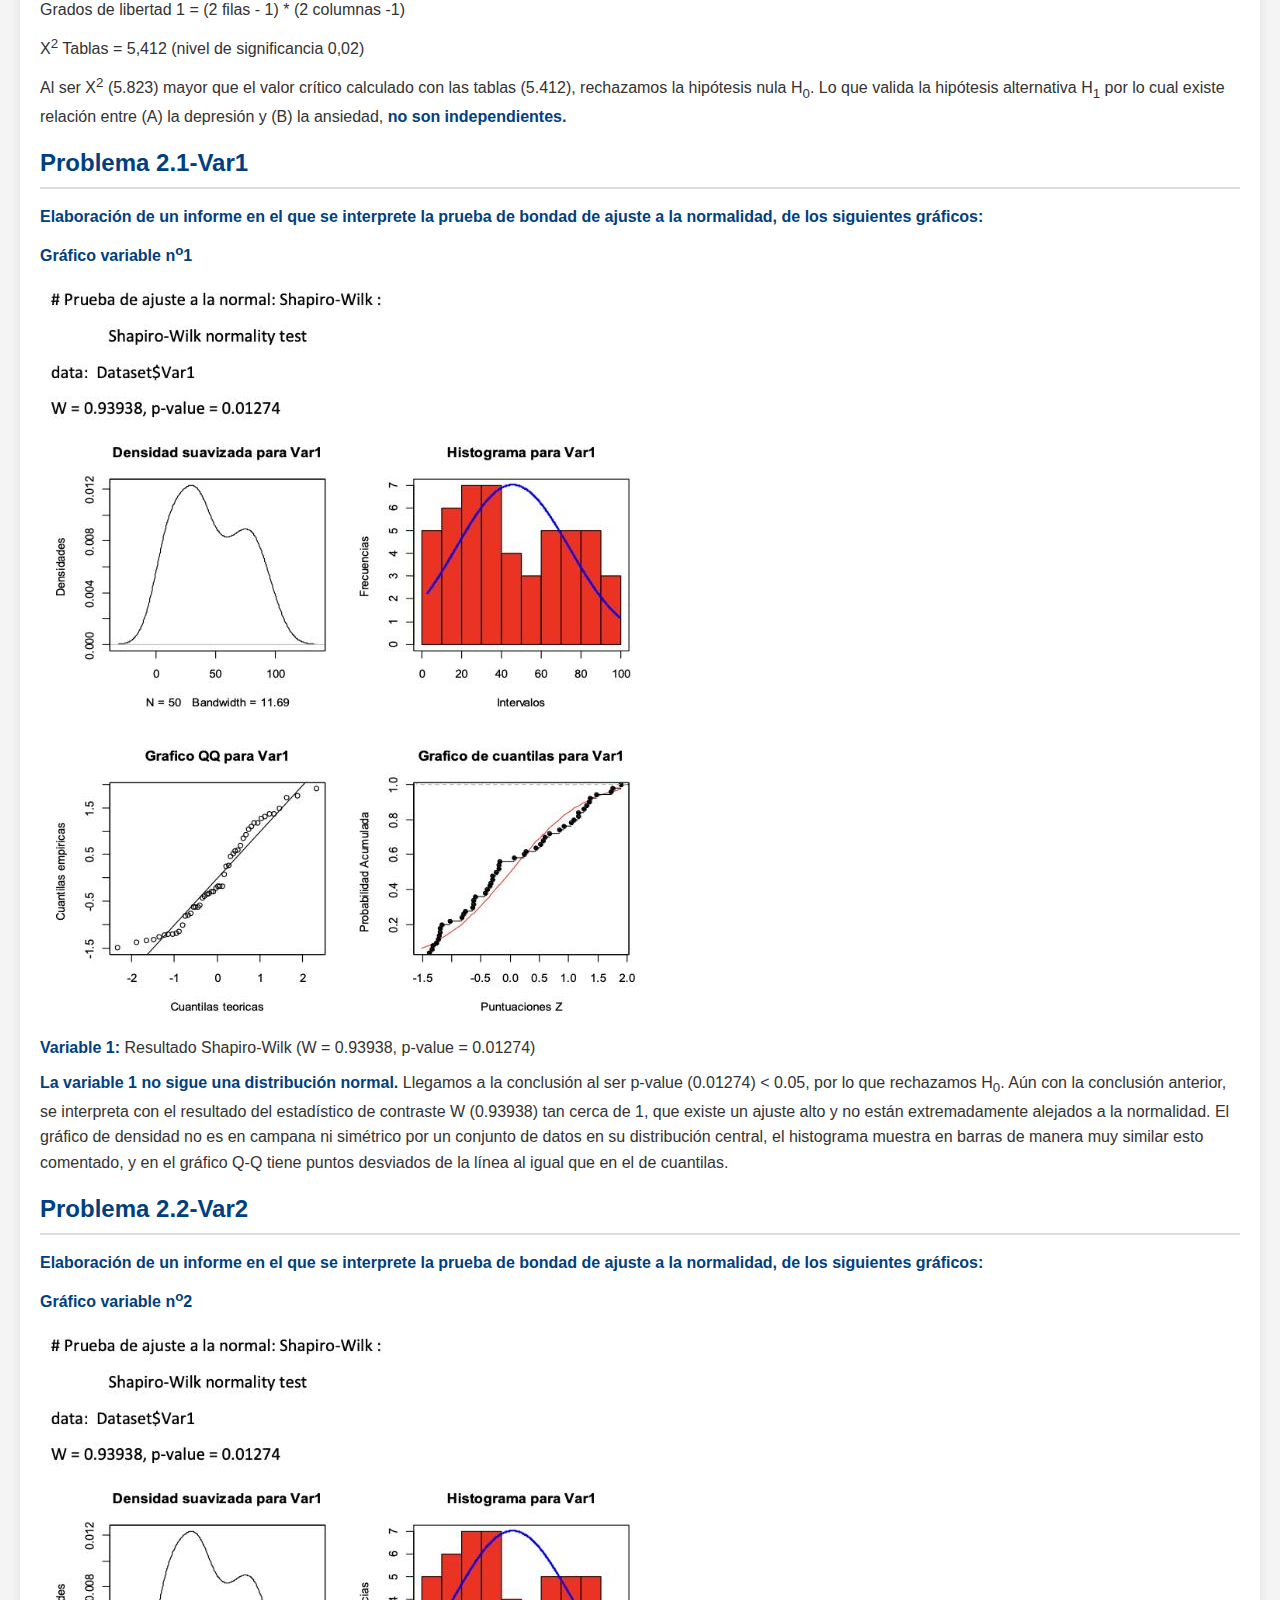
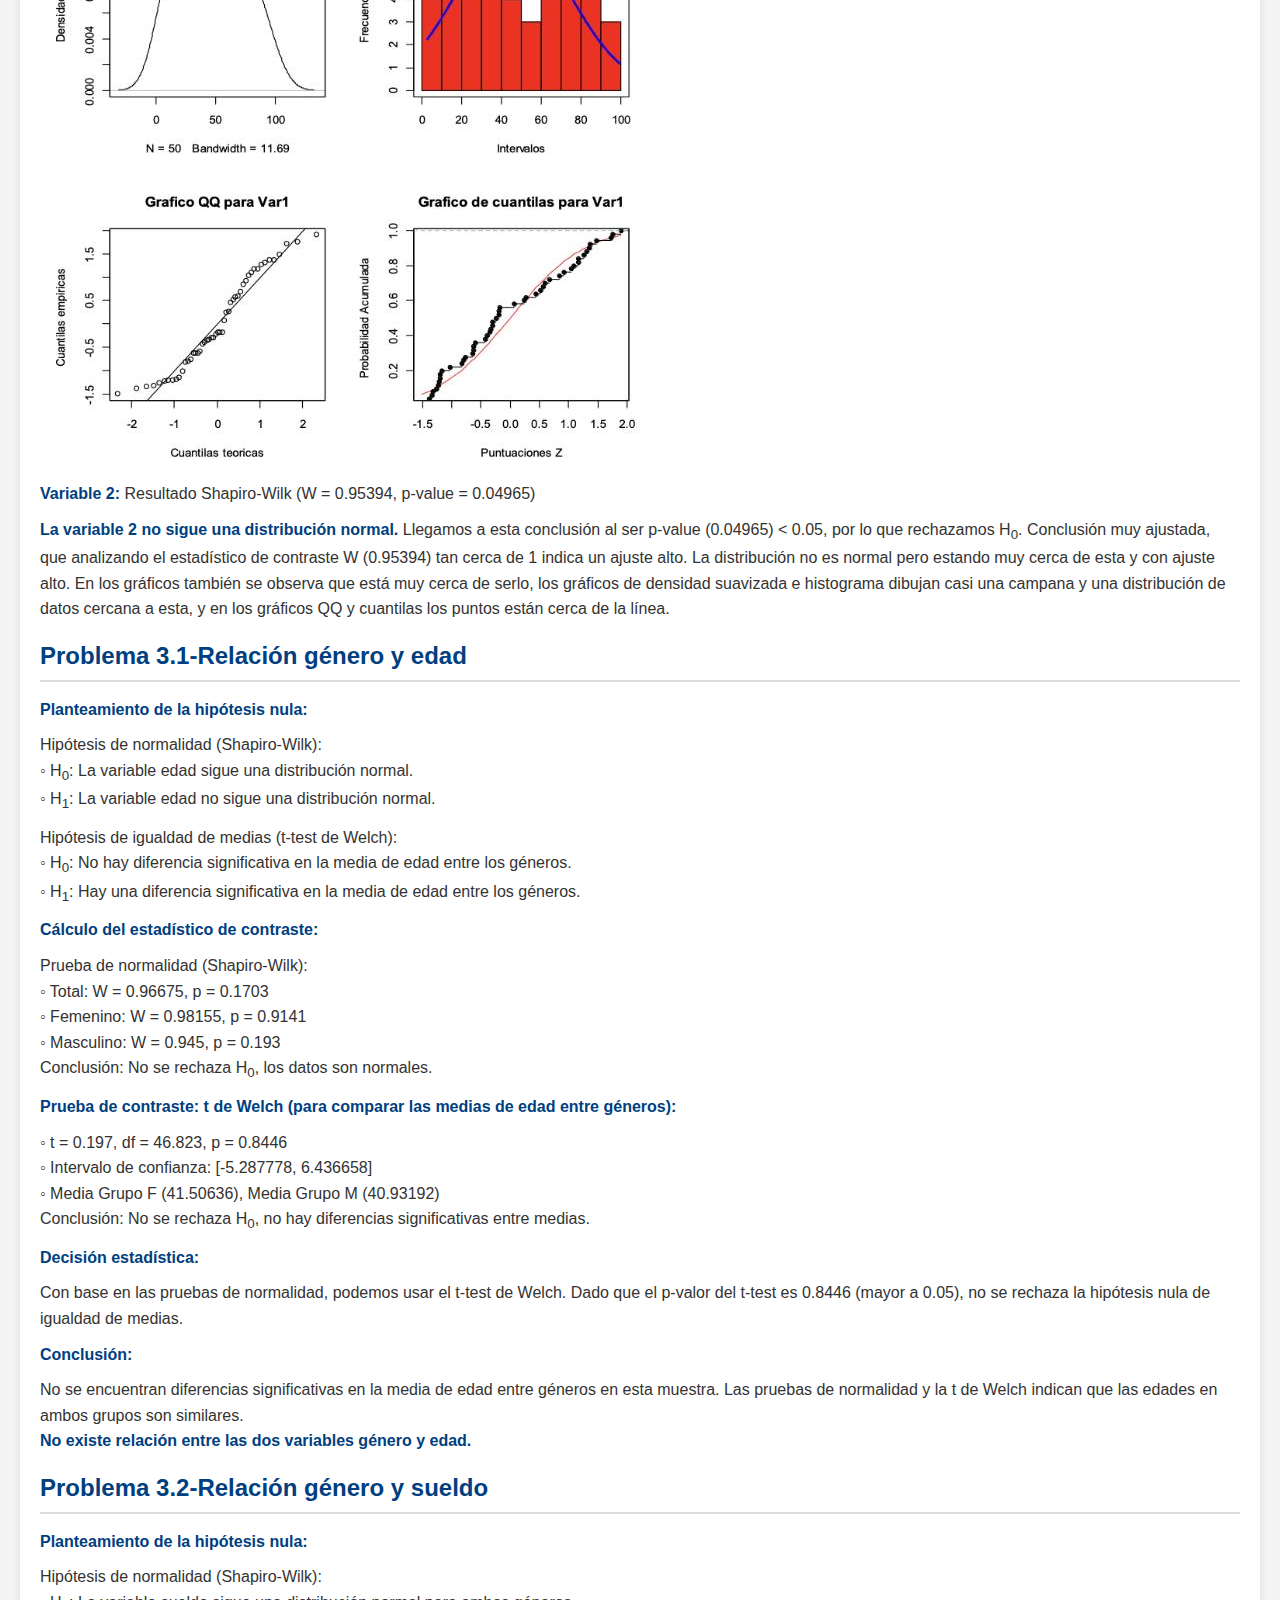
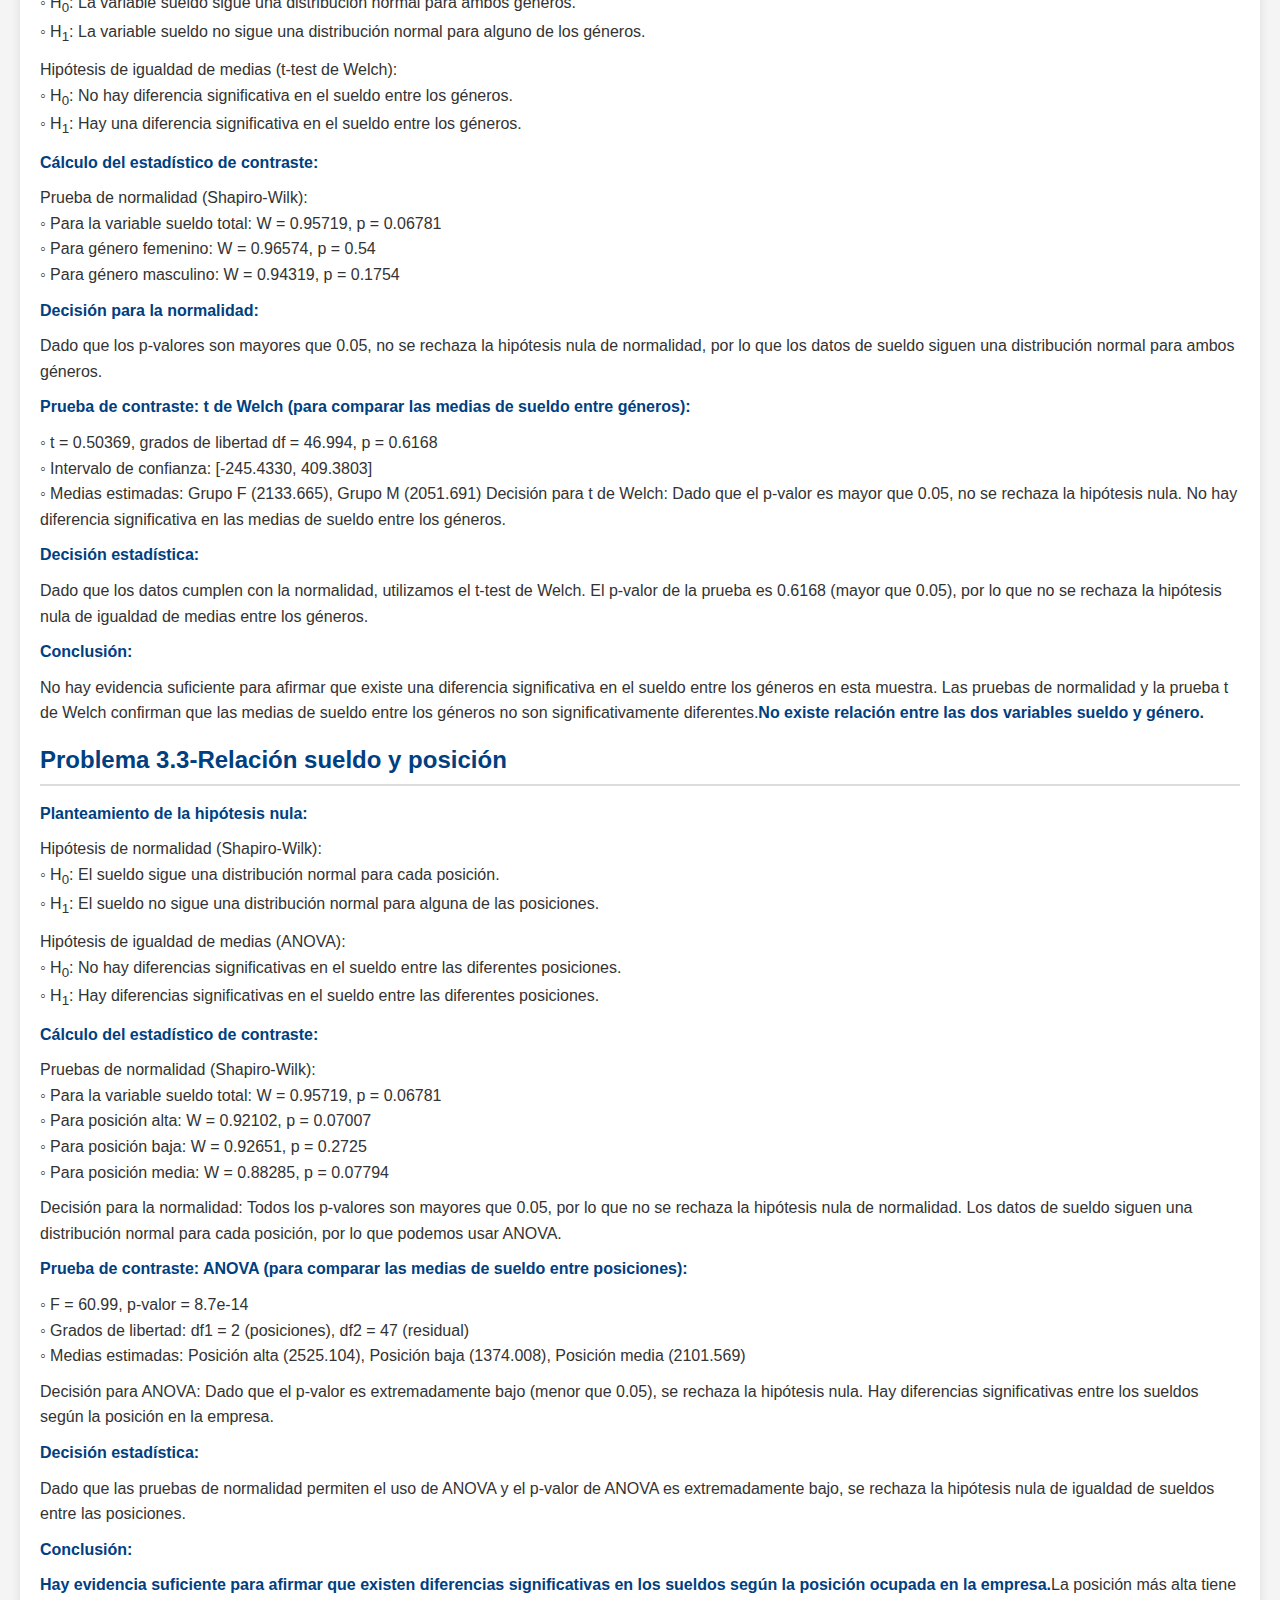
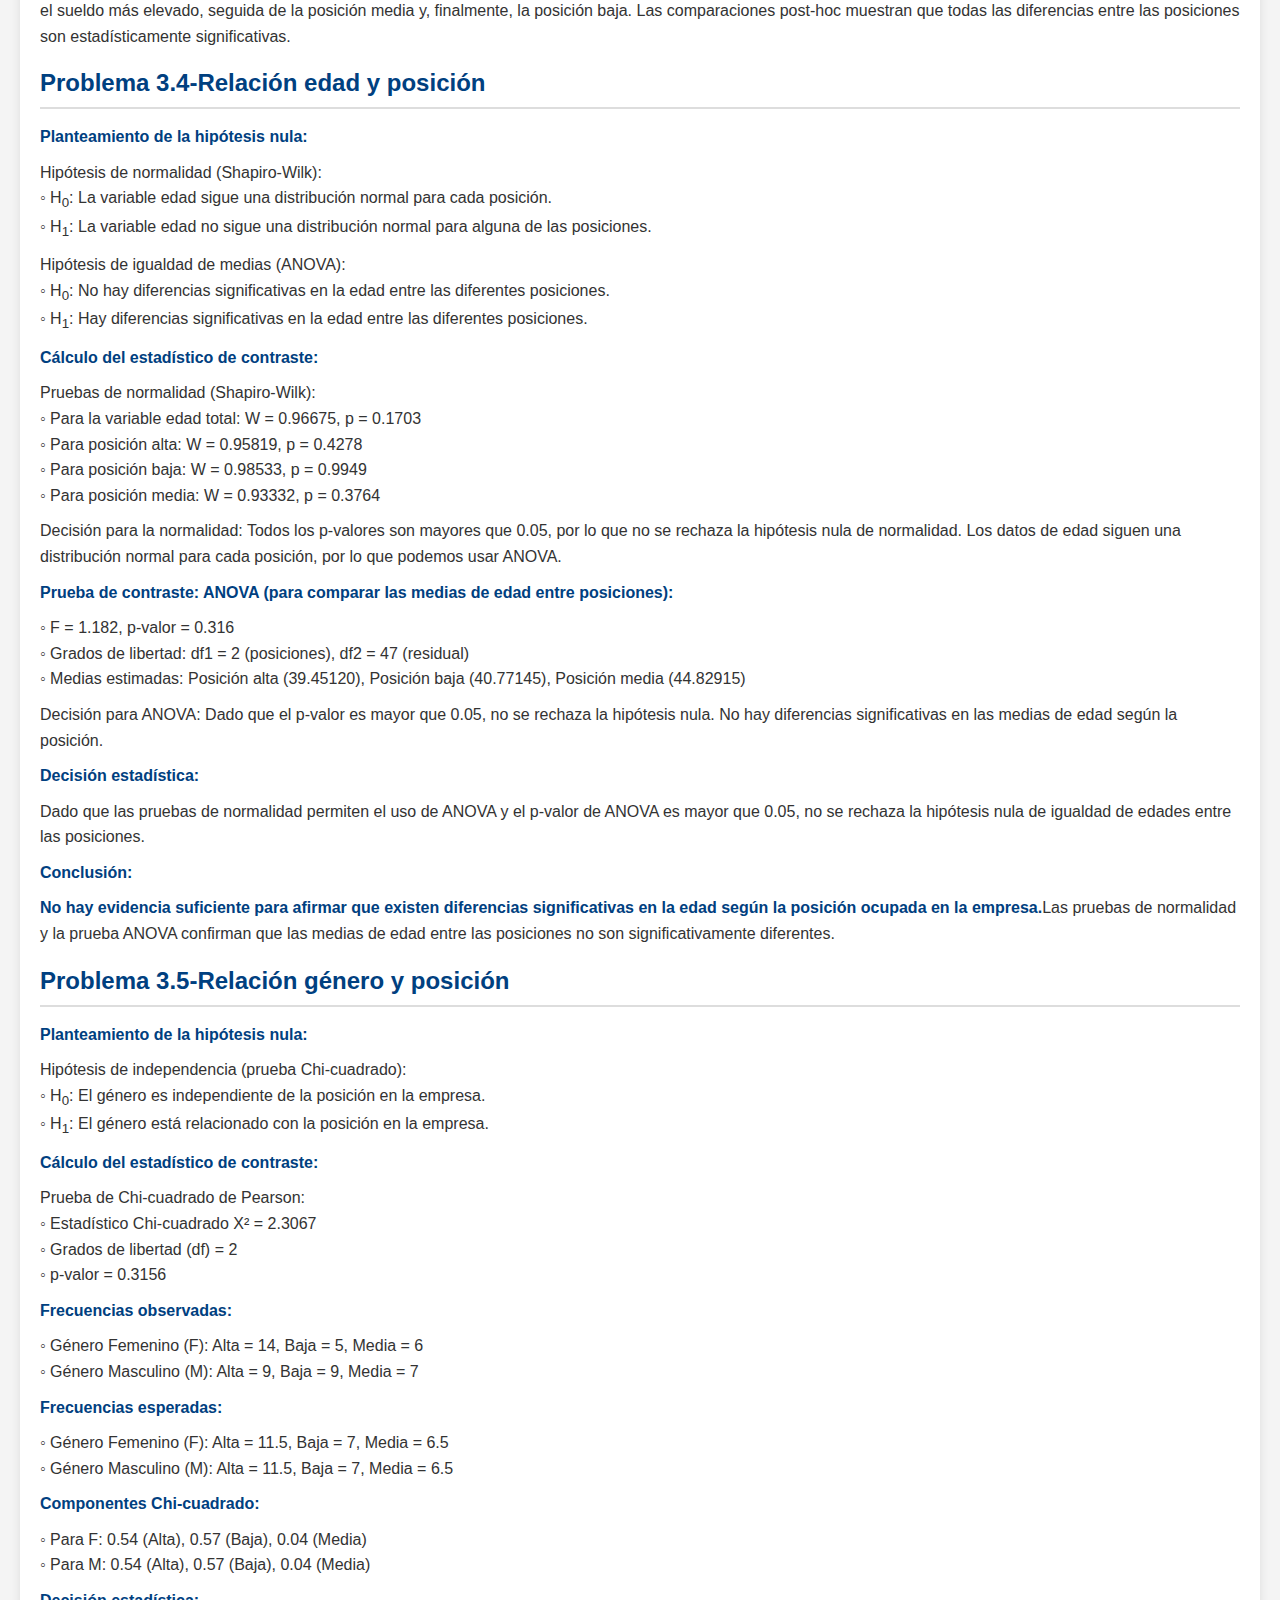
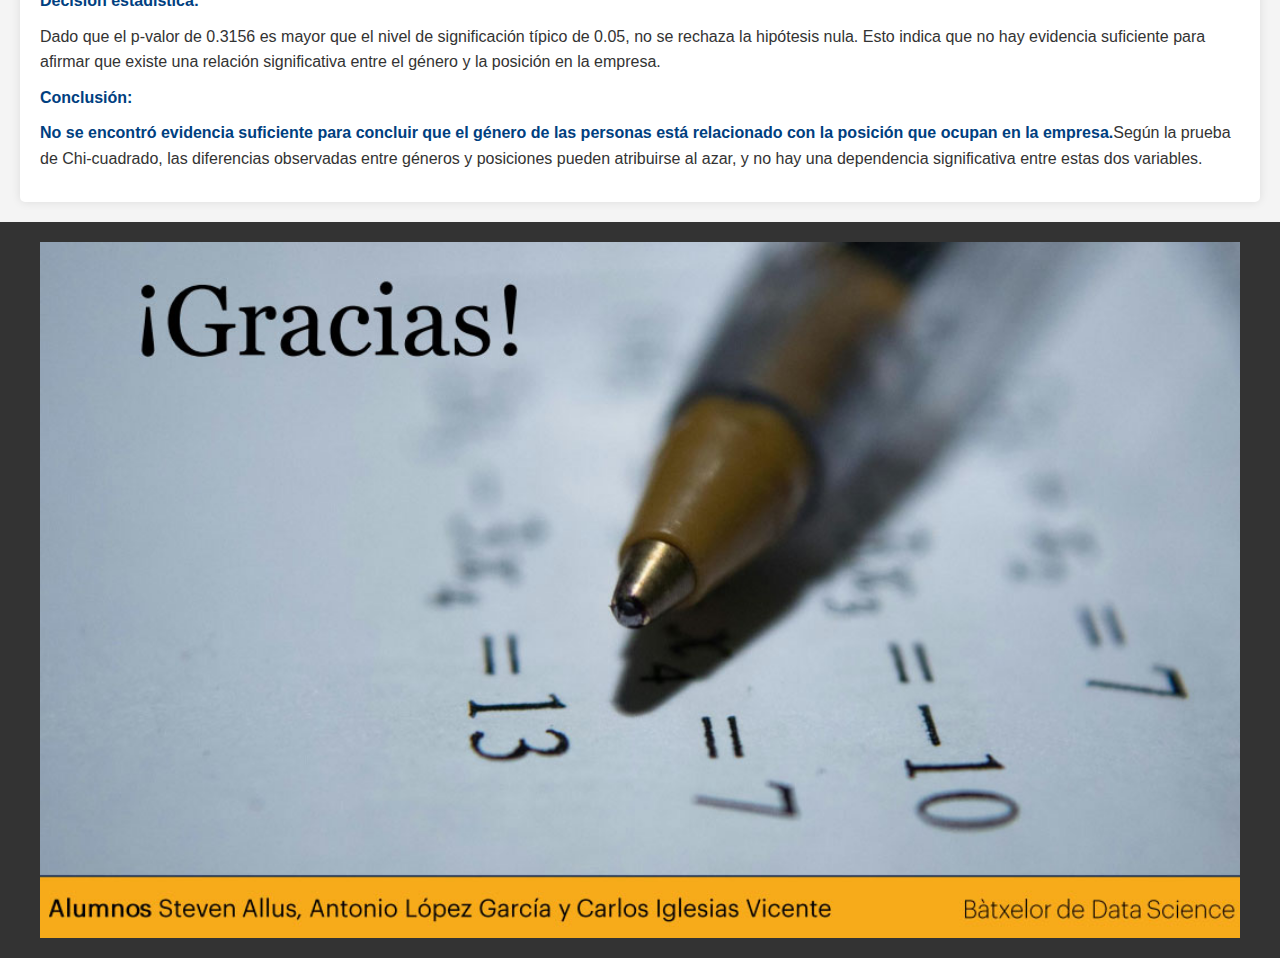
<file: inferencia-estadistica/inferencia-estadistica-test.html>
<!DOCTYPE html>
<html lang="es">

<head>
  <meta charset="UTF-8">
  <meta name="viewport" content="width=device-width, initial-scale=1.0">
  <title>Inferencia estadística</title>
  <link rel="stylesheet" href="css/inferencia-estadistica-test.css">
</head>

<body>
  <img class="front-page" src="img/portada.jpg" alt="img_01">

  <!-- Índice -->
  <div id="indice">
    <ul>
      <li><a href="#fumar-insomnio">Problema 1.1 - Fumar e Insomnio</a></li>
      <li><a href="#depresion-ansiedad">Problema 1.2 - Depresión y Ansiedad</a></li>
      <li><a href="#var1">Problema 2.1 - Var1</a></li>
      <li><a href="#var2">Problema 2.2 - Var2</a></li>
      <li><a href="#relacion-genero-edad">Problema 3.1 - Relación género y edad</a></li>
      <li><a href="#relacion-genero-sueldo">Problema 3.2 - Relación género y sueldo</a></li>
      <li><a href="#relacion-sueldo-posicion">Problema 3.3 - Relación sueldo y posición</a></li>
      <li><a href="#relacion-edad-posicion">Problema 3.4 - Relación edad y posición</a></li>
      <li><a href="#relacion-genero-posicion">Problema 3.5 - Relación género y posición</a></li>
    </ul>
  </div>

  <!-- Secciones de problemas -->
  <article class="article">
    <section id="fumar-insomnio">
      <h2>Problema 1.1-Fumar e Insomnio</h2>
      <p>
        <strong>
          P.1.1. Queremos determinar si hay relación entre el hábito de fumar (A) y el hecho de
          sufrir trastorno en el sueño (B) en una muestra de 150 personas. Con los siguientes
          datos que mostramos en la tabla de contingencia:
        </strong>
      </p>
      <p>
        <strong>
          Establece si existe relación entre A y B.
          Para determinar si existe relación entre el hábito de fumar y el hecho de sufrir trastorno en el sueño
          utilizaremos prueba de chi-cuadrado para la independencia.
        </strong>
      </p>
      <a class="link"
        href="https://docs.google.com/spreadsheets/d/16hWwPOPFve8Zsmt8oKXIoWE0fWrvZRRQ/edit?gid=1324954301#gid=1324954301"
        target="_blank">Link a hoja de cálculo</a>
      <p>A=Fumar B=Insomnio</p>
      <div class="espacio"> </div>
      <p>H<sub>0</sub>: A y B son independientes</p>
      <p>H<sub>1</sub>: A y B no son independientes</p>
      <img class="test-1-1-image-02" src="img/test-1-1-image-02.jpg" alt="">
      <p>Cálculo X<sup>2</sup> = 8,744 </p>
      <p>Grados de libertad 2 = (3 filas - 1) * (2 columnas -1)</p>
      <p>X<sup>2</sup> Tablas = 5,991 </p>
      <p>Al ser X<sup>2</sup> (8.744) mayor que el valor crítico calculado con las tablas (5.991), <strong>rechazamos la
          hipótesis nula H<sub>0</sub>.</strong>

        Lo que valida la hipótesis alternativa H<sub>1</sub> por lo cual existe relación entre (A) el hábito de fumar y
        (B) el trastorno en el sueño.</p>
    </section>
    <section id="depresion-ansiedad">
      <h2>Problema 1.2-Depresión y Ansiedad</h2>
      <p>
        <strong>
          1.2 Un psicólogo desea conocer la relación entre el síntoma depresivos (A) y el síntoma
          ansiedad (B). Para ello dispone de una muestra de 100 historiales clínicos que
          mostramos en la siguiente tabla:
        </strong>
      </p>
      <p>
        <strong>
          Nos preguntamos: ¿Estos dos síntomas son independientes? Consideramos el nivel de
          significación 0,02.
        </strong>
      </p>
      <a class="link"
        href="https://docs.google.com/spreadsheets/d/17XYlmHq5eYqI2SYINn7-hJlilDhR_ae8/edit?usp=sharing&ouid=109041370115186845551&rtpof=true&sd=true"
        target="_blank">Link a hoja de cálculo</a>
      <p>A=Síntoma ansiedad B=Síntoma depresivo</p>
      <div class="espacio"> </div>
      <p>H<sub>0</sub>: A y B son independientes</p>
      <p>H<sub>1</sub>: A y B no son independientes</p>
      <img class="test-1-1-image-02" src="img/test-1-2-image-01.jpg" alt="">
      <p>Cálculo X<sup>2</sup> = 5,823</p>
      <p>Grados de libertad 1 = (2 filas - 1) * (2 columnas -1) </p>
      <p>X<sup>2</sup> Tablas = 5,412 (nivel de significancia 0,02)</p>
      <p>
        Al ser X<sup>2</sup> (5.823) mayor que el valor crítico calculado con las tablas (5.412), rechazamos la
        hipótesis nula H<sub>0</sub>.
        Lo que valida la hipótesis alternativa H<sub>1</sub> por lo cual existe relación entre (A) la depresión y (B) la
        ansiedad, <strong>no son independientes.</strong>
      </p>
    </section>

    <section id="var1">
      <h2>Problema 2.1-Var1</h2>
      <p>
        <strong>
          Elaboración de un <strong>informe</strong> en el que se interprete la prueba de bondad de ajuste a la
          normalidad, de los
          siguientes gráficos:
        </strong>
      </p>
      <p>
        <strong>Gráfico variable n<sup>o</sup>1</strong>
      </p>
      <img class="img-test-2" src="img/test-2-1-image-01.jpg" alt="Gráfico de la Variable 1">
      <p class="p-test-2"><strong>Variable 1:</strong> Resultado Shapiro-Wilk (W = 0.93938, p-value = 0.01274)</p>
      <p class="espacio"> </p>
      <p class="p-test-2">
        <strong>La variable 1 no sigue una distribución normal.</strong> Llegamos a la conclusión al ser p-value
        (0.01274) < 0.05, por lo que rechazamos H<sub>0</sub>.
          Aún con la conclusión anterior, se interpreta con el resultado del estadístico de contraste W (0.93938) tan
          cerca de 1, que existe un ajuste alto y no están extremadamente alejados a la normalidad.
          El gráfico de densidad no es en campana ni simétrico por un conjunto de datos en su distribución central, el
          histograma muestra en barras de manera muy similar esto comentado, y en el gráfico Q-Q tiene puntos desviados
          de la línea al igual que en el de cuantilas.
      </p>
    </section>


    <section id="var2">
      <h2>Problema 2.2-Var2</h2>
      <p>
        <strong>
          Elaboración de un informe en el que se interprete la prueba de bondad de ajuste a la normalidad, de los
          siguientes gráficos:
        </strong>
      </p>
      <p>
        <strong>Gráfico variable n<sup>o</sup>2</strong>
      </p>
      <img class="img-test-2" src="img/test-2-1-image-01.jpg" alt="Gráfico de la Variable 1">
      <p class="p-test-2"><strong>Variable 2:</strong> Resultado Shapiro-Wilk (W = 0.95394, p-value = 0.04965)</p>
      <p class="espacio"> </p>
      <p class="p-test-2">
        <strong>La variable 2 no sigue una distribución normal.</strong> Llegamos a esta conclusión al ser p-value
        (0.04965) < 0.05, por lo que rechazamos H<sub>0</sub>. Conclusión muy ajustada, que analizando el estadístico de
          contraste
          W (0.95394) tan cerca de 1 indica un ajuste alto. La distribución no es normal pero estando muy cerca de esta
          y con ajuste alto. En los gráficos también se observa que está muy cerca de serlo, los gráficos de densidad
          suavizada e histograma dibujan casi una campana y una distribución de datos cercana a esta, y en los gráficos
          QQ y cuantilas los puntos están cerca de la línea.
      </p>
    </section>

    <section id="relacion-genero-edad">
      <h2>Problema 3.1-Relación género y edad</h2>

      <div class="contenedor">
        <div class="columna izquierda">
          <p><strong>Planteamiento de la hipótesis nula:</strong></p>
          <p>
            Hipótesis de normalidad (Shapiro-Wilk): <br>
            ◦ H<sub>0</sub>: La variable edad sigue una distribución normal. <br>
            ◦ H<sub>1</sub>: La variable edad no sigue una distribución normal.
          </p>
          <p>
            Hipótesis de igualdad de medias (t-test de Welch): <br>
            ◦ H<sub>0</sub>: No hay diferencia significativa en la media de edad entre los géneros. <br>
            ◦ H<sub>1</sub>: Hay una diferencia significativa en la media de edad entre los géneros.
          </p>
          <p><strong>Cálculo del estadístico de contraste:</strong></p>
          <p>
            Prueba de normalidad (Shapiro-Wilk): <br>
            ◦ Total: W = 0.96675, p = 0.1703 <br>
            ◦ Femenino: W = 0.98155, p = 0.9141 <br>
            ◦ Masculino: W = 0.945, p = 0.193 <br>
            Conclusión: No se rechaza H<sub>0</sub>, los datos son normales.
          </p>
        </div>

        <div class="columna derecha">
          <p><strong>Prueba de contraste: t de Welch (para comparar las medias de edad entre géneros):</strong></p>
          <p>
            ◦ t = 0.197, df = 46.823, p = 0.8446 <br>
            ◦ Intervalo de confianza: [-5.287778, 6.436658] <br>
            ◦ Media Grupo F (41.50636), Media Grupo M (40.93192) <br>
            Conclusión: No se rechaza H<sub>0</sub>, no hay diferencias significativas entre medias.
          </p>
          <p><strong>Decisión estadística:</strong></p>
          <p>
            Con base en las pruebas de normalidad, podemos usar el t-test de Welch. Dado que el p-valor del t-test es
            0.8446 (mayor a 0.05), no se rechaza la hipótesis nula de igualdad de medias.
          </p>
          <p><strong>Conclusión:</strong></p>
          <p>
            No se encuentran diferencias significativas en la media de edad entre géneros en esta muestra. Las pruebas
            de normalidad y la t de Welch indican que las edades en ambos grupos son similares. <br>
            <strong>No existe relación entre las dos variables género y edad.</strong>
          </p>
        </div>
      </div>
    </section>


    <section id="relacion-genero-sueldo">
      <h2>Problema 3.2-Relación género y sueldo</h2>

      <div class="contenedor">
        <div class="columna izquierda">
          <p><strong>Planteamiento de la hipótesis nula:</strong></p>
          <p>
            Hipótesis de normalidad (Shapiro-Wilk): <br>
            ◦ H<sub>0</sub>: La variable sueldo sigue una distribución normal para ambos géneros. <br>
            ◦ H<sub>1</sub>: La variable sueldo no sigue una distribución normal para alguno de los géneros.
          </p>
          <p>
            Hipótesis de igualdad de medias (t-test de Welch): <br>
            ◦ H<sub>0</sub>: No hay diferencia significativa en el sueldo entre los géneros. <br>
            ◦ H<sub>1</sub>: Hay una diferencia significativa en el sueldo entre los géneros.
          </p>
          <p><strong>Cálculo del estadístico de contraste:</strong></p>
          <p>
            Prueba de normalidad (Shapiro-Wilk): <br>
            ◦ Para la variable sueldo total: W = 0.95719, p = 0.06781 <br>
            ◦ Para género femenino: W = 0.96574, p = 0.54 <br>
            ◦ Para género masculino: W = 0.94319, p = 0.1754
          </p>
        </div>

        <div class="columna derecha">
          <p><strong>Decisión para la normalidad:</strong></p>
          <p>
            Dado que los p-valores son mayores que 0.05, no se rechaza la hipótesis nula de normalidad, por lo que los
            datos de sueldo siguen una distribución normal para ambos géneros.
          </p>
          <p><strong>Prueba de contraste: t de Welch (para comparar las medias de sueldo entre géneros):</strong></p>
          <p>
            ◦ t = 0.50369, grados de libertad df = 46.994, p = 0.6168 <br>
            ◦ Intervalo de confianza: [-245.4330, 409.3803] <br>
            ◦ Medias estimadas: Grupo F (2133.665), Grupo M (2051.691)
            Decisión para t de Welch: Dado que el p-valor es mayor que 0.05, no se rechaza la hipótesis nula. No hay
            diferencia significativa en las medias de sueldo entre los géneros.
          </p>
          <p><strong>Decisión estadística:</strong></p>
          <p>
            Dado que los datos cumplen con la normalidad, utilizamos el t-test de Welch.
            El p-valor de la prueba es 0.6168 (mayor que 0.05), por lo que no se rechaza la
            hipótesis nula de igualdad de medias entre los géneros.
          </p>
          <p><strong>Conclusión:</strong></p>
          <p>No hay evidencia suficiente para afirmar que existe una diferencia significativa
            en el sueldo entre los géneros en esta muestra. Las pruebas de normalidad y
            la prueba t de Welch confirman que las medias de sueldo entre los géneros no
            son significativamente diferentes.<strong>No existe relación entre las dos variables sueldo y
              género.</strong>
          </p>
        </div>
      </div>
    </section>

    <!-- Problema 3.3 - Relación sueldo y posición -->
    <section id="relacion-sueldo-posicion">
      <h2>Problema 3.3-Relación sueldo y posición</h2>

      <div class="contenedor">
        <div class="columna izquierda">
          <p><strong>Planteamiento de la hipótesis nula:</strong></p>
          <p>
            Hipótesis de normalidad (Shapiro-Wilk): <br>
            ◦ H<sub>0</sub>: El sueldo sigue una distribución normal para cada posición. <br>
            ◦ H<sub>1</sub>: El sueldo no sigue una distribución normal para alguna de las posiciones.
          </p>
          <p>
            Hipótesis de igualdad de medias (ANOVA): <br>
            ◦ H<sub>0</sub>: No hay diferencias significativas en el sueldo entre las diferentes posiciones. <br>
            ◦ H<sub>1</sub>: Hay diferencias significativas en el sueldo entre las diferentes posiciones.
          </p>
          <p><strong>Cálculo del estadístico de contraste:</strong></p>
          <p>
            Pruebas de normalidad (Shapiro-Wilk): <br>
            ◦ Para la variable sueldo total: W = 0.95719, p = 0.06781 <br>
            ◦ Para posición alta: W = 0.92102, p = 0.07007 <br>
            ◦ Para posición baja: W = 0.92651, p = 0.2725 <br>
            ◦ Para posición media: W = 0.88285, p = 0.07794
          </p>
          <p>Decisión para la normalidad: Todos los p-valores son mayores que 0.05, 
            por lo que no se rechaza la hipótesis nula de normalidad. Los datos de 
            sueldo siguen una distribución normal para cada posición, por lo que 
            podemos usar ANOVA.</p>
        </div>

        <div class="columna derecha">
          <p><strong>Prueba de contraste: ANOVA (para comparar las medias de sueldo entre posiciones):</strong></p>
          <p>
            ◦ F = 60.99, p-valor = 8.7e-14 <br>
            ◦ Grados de libertad: df1 = 2 (posiciones), df2 = 47 (residual) <br>
            ◦ Medias estimadas: Posición alta (2525.104), Posición baja (1374.008), Posición media (2101.569)
          </p>
          <p>Decisión para ANOVA: Dado que el p-valor es extremadamente bajo (menor 
            que 0.05), se rechaza la hipótesis nula. Hay diferencias significativas entre los 
            sueldos según la posición en la empresa.</p>
          <p><strong>Decisión estadística:</strong></p>
          <p>
            Dado que las pruebas de normalidad permiten el uso de ANOVA y el p-valor 
            de ANOVA es extremadamente bajo, se rechaza la hipótesis nula de igualdad 
            de sueldos entre las posiciones. 
          </p>
          <p><strong>Conclusión:</strong></p>
          <p><strong>Hay evidencia suficiente para afirmar que existen diferencias significativas en los sueldos según la
            posición ocupada en la empresa.</strong>La posición más 
            alta tiene el sueldo más elevado, seguida de la posición media y, finalmente, 
            la posición baja. Las comparaciones post-hoc muestran que todas las 
            diferencias entre las posiciones son estadísticamente significativas.
            </p>
        </div>
      </div>
    </section>

    <!-- Problema 3.4 - Relación edad y posición -->
    <section id="relacion-edad-posicion">
      <h2>Problema 3.4-Relación edad y posición</h2>

      <div class="contenedor">
        <div class="columna izquierda">
          <p><strong>Planteamiento de la hipótesis nula:</strong></p>
          <p>
            Hipótesis de normalidad (Shapiro-Wilk): <br>
            ◦ H<sub>0</sub>: La variable edad sigue una distribución normal para cada posición. <br>
            ◦ H<sub>1</sub>: La variable edad no sigue una distribución normal para alguna de las posiciones.
          </p>
          <p>
            Hipótesis de igualdad de medias (ANOVA): <br>
            ◦ H<sub>0</sub>: No hay diferencias significativas en la edad entre las diferentes posiciones. <br>
            ◦ H<sub>1</sub>: Hay diferencias significativas en la edad entre las diferentes posiciones.
          </p>
          <p><strong>Cálculo del estadístico de contraste:</strong></p>
          <p>
            Pruebas de normalidad (Shapiro-Wilk): <br>
            ◦ Para la variable edad total: W = 0.96675, p = 0.1703 <br>
            ◦ Para posición alta: W = 0.95819, p = 0.4278 <br>
            ◦ Para posición baja: W = 0.98533, p = 0.9949 <br>
            ◦ Para posición media: W = 0.93332, p = 0.3764
          </p>
          <p>Decisión para la normalidad: Todos los p-valores son mayores que 0.05, por lo que no 
            se rechaza la hipótesis nula de normalidad. Los datos de edad siguen una distribución 
            normal para cada posición, por lo que podemos usar ANOVA.</p>
        </div>

        <div class="columna derecha">
          <p><strong>Prueba de contraste: ANOVA (para comparar las medias de edad entre posiciones):</strong></p>
          <p>
            ◦ F = 1.182, p-valor = 0.316 <br>
            ◦ Grados de libertad: df1 = 2 (posiciones), df2 = 47 (residual) <br>
            ◦ Medias estimadas: Posición alta (39.45120), Posición baja (40.77145), Posición media (44.82915)
          </p>
          <p>Decisión para ANOVA: Dado que el p-valor es mayor que 0.05, no se rechaza la hipótesis 
            nula. No hay diferencias significativas en las medias de edad según la posición.
            </p>
          <p><strong>Decisión estadística:</strong></p>
          <p>Dado que las pruebas de normalidad permiten el uso de ANOVA y el p-valor de ANOVA 
            es mayor que 0.05, no se rechaza la hipótesis nula de igualdad de edades entre las 
            posiciones.
          </p>
          <p><strong>Conclusión:</strong></p>
          <p><strong>No hay evidencia suficiente para afirmar que existen diferencias significativas en la edad según la
            posición ocupada en la empresa.</strong>Las pruebas de normalidad y la prueba 
            ANOVA confirman que las medias de edad entre las posiciones no son 
            significativamente diferentes.
            </p>
        </div>
      </div>
    </section>

    <!-- Problema 3.5 - Relación género y posición -->
    <section id="relacion-genero-posicion">
      <h2>Problema 3.5-Relación género y posición</h2>

      <div class="contenedor">
        <div class="columna izquierda">
          <p><strong>Planteamiento de la hipótesis nula:</strong></p>
          <p>
            Hipótesis de independencia (prueba Chi-cuadrado): <br>
            ◦ H<sub>0</sub>: El género es independiente de la posición en la empresa. <br>
            ◦ H<sub>1</sub>: El género está relacionado con la posición en la empresa.
          </p>
          <p><strong>Cálculo del estadístico de contraste:</strong></p>
          <p>
            Prueba de Chi-cuadrado de Pearson: <br>
            ◦ Estadístico Chi-cuadrado X² = 2.3067 <br>
            ◦ Grados de libertad (df) = 2 <br>
            ◦ p-valor = 0.3156
          </p>
          <p><strong>Frecuencias observadas:</strong></p>
          <p>
            ◦ Género Femenino (F): Alta = 14, Baja = 5, Media = 6 <br>
            ◦ Género Masculino (M): Alta = 9, Baja = 9, Media = 7
          </p>

          <p><strong>Frecuencias  esperadas:</strong></p>
          <p>
            ◦ Género Femenino (F): Alta = 11.5, Baja = 7, Media = 6.5 <br>
            ◦ Género Masculino (M): Alta = 11.5, Baja = 7, Media = 6.5
          </p>

          <p><strong>Componentes Chi-cuadrado:</strong></p>
          <p>
            ◦ Para F: 0.54 (Alta), 0.57 (Baja), 0.04 (Media) <br>
            ◦ Para M: 0.54 (Alta), 0.57 (Baja), 0.04 (Media)
          </p>
        </div>

        <div class="columna derecha">
          <p><strong>Decisión estadística:</strong></p>
          <p>Dado que el p-valor de 0.3156 es mayor que el nivel de significación típico 
            de 0.05, no se rechaza la hipótesis nula. Esto indica que no hay evidencia 
            suficiente para afirmar que existe una relación significativa entre el 
            género y la posición en la empresa.
            </p>
          <p><strong>Conclusión:</strong></p>
          <p><strong>No se encontró evidencia suficiente para concluir que el género de las personas está relacionado con la
            posición que ocupan en la empresa.</strong>Según la prueba de Chi-cuadrado, las diferencias observadas entre 
            géneros y posiciones pueden atribuirse al azar, y no hay una dependencia 
            significativa entre estas dos variables.
            </p>
        </div>
      </div>
    </section>
  </article>
  <footer>
    <img class="front-page" src="img/end.jpg" alt="footer">
  </footer>
</body>

</html>
</file>
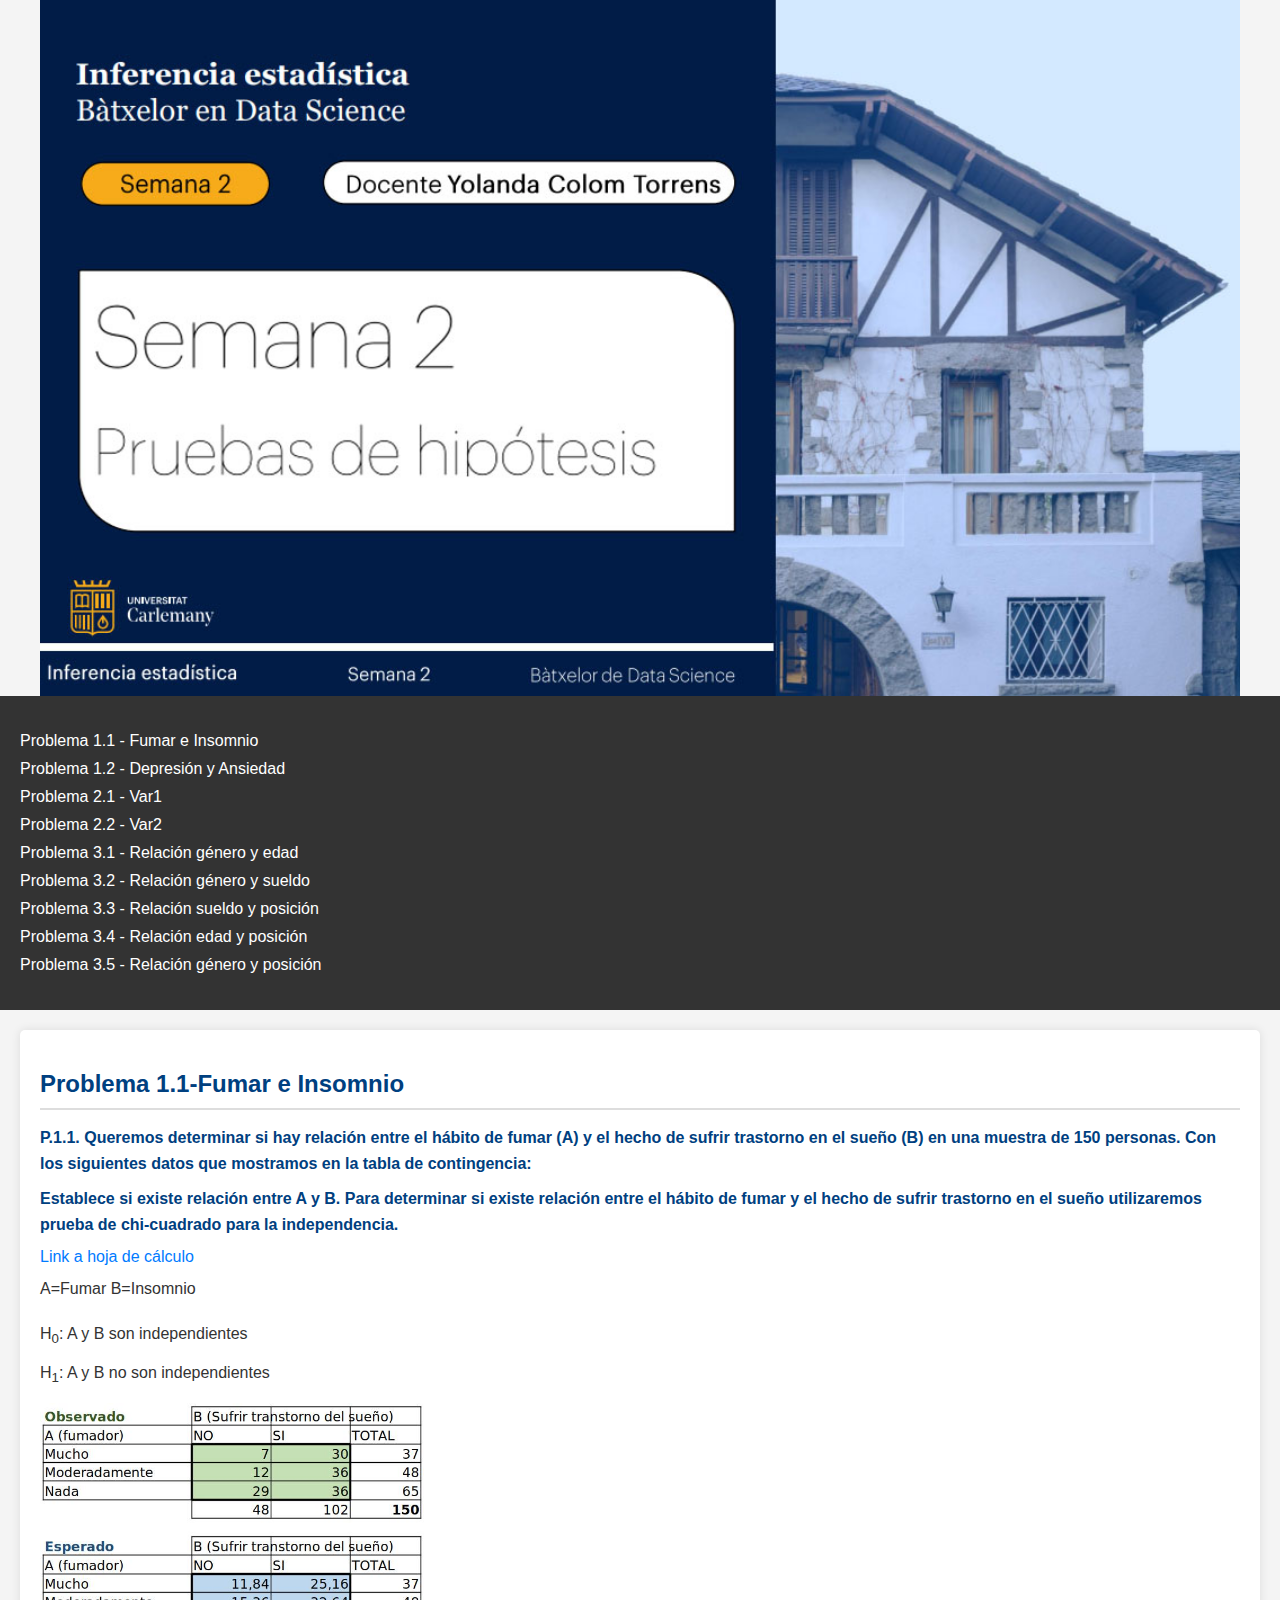
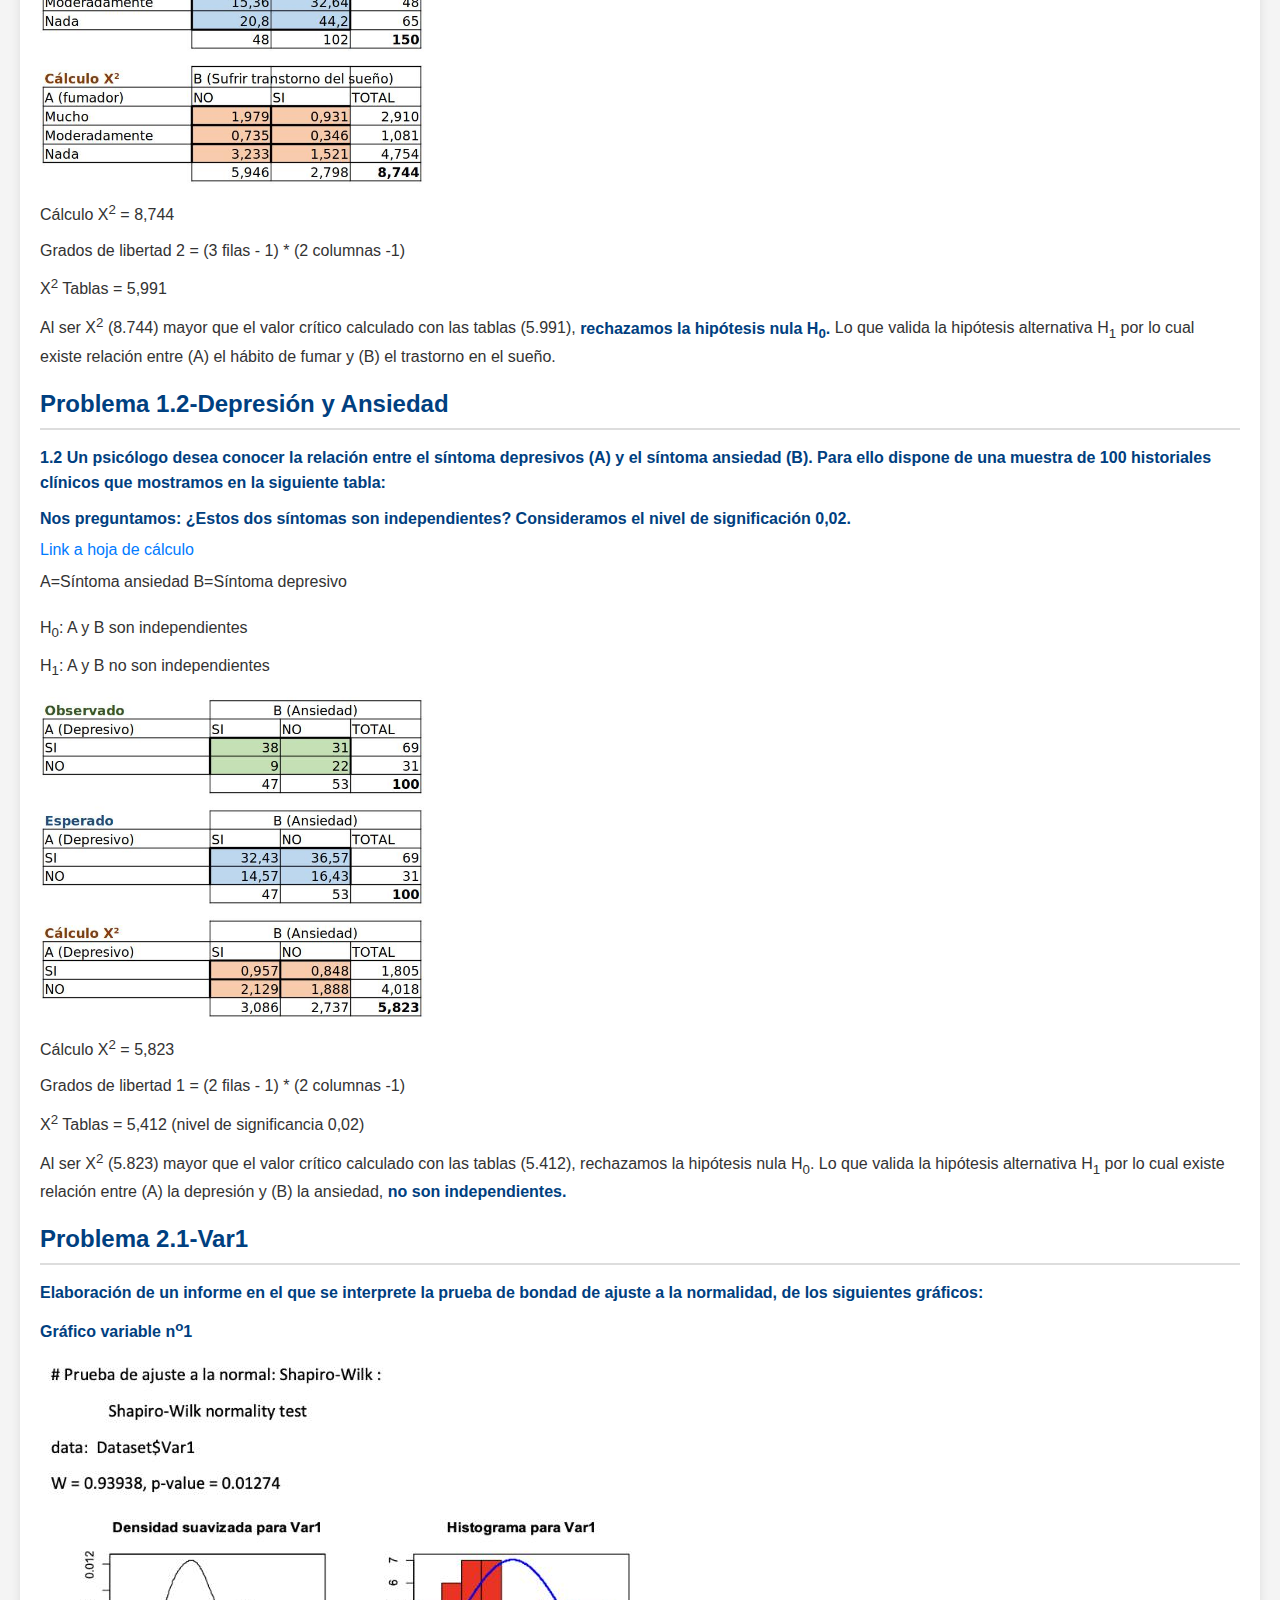
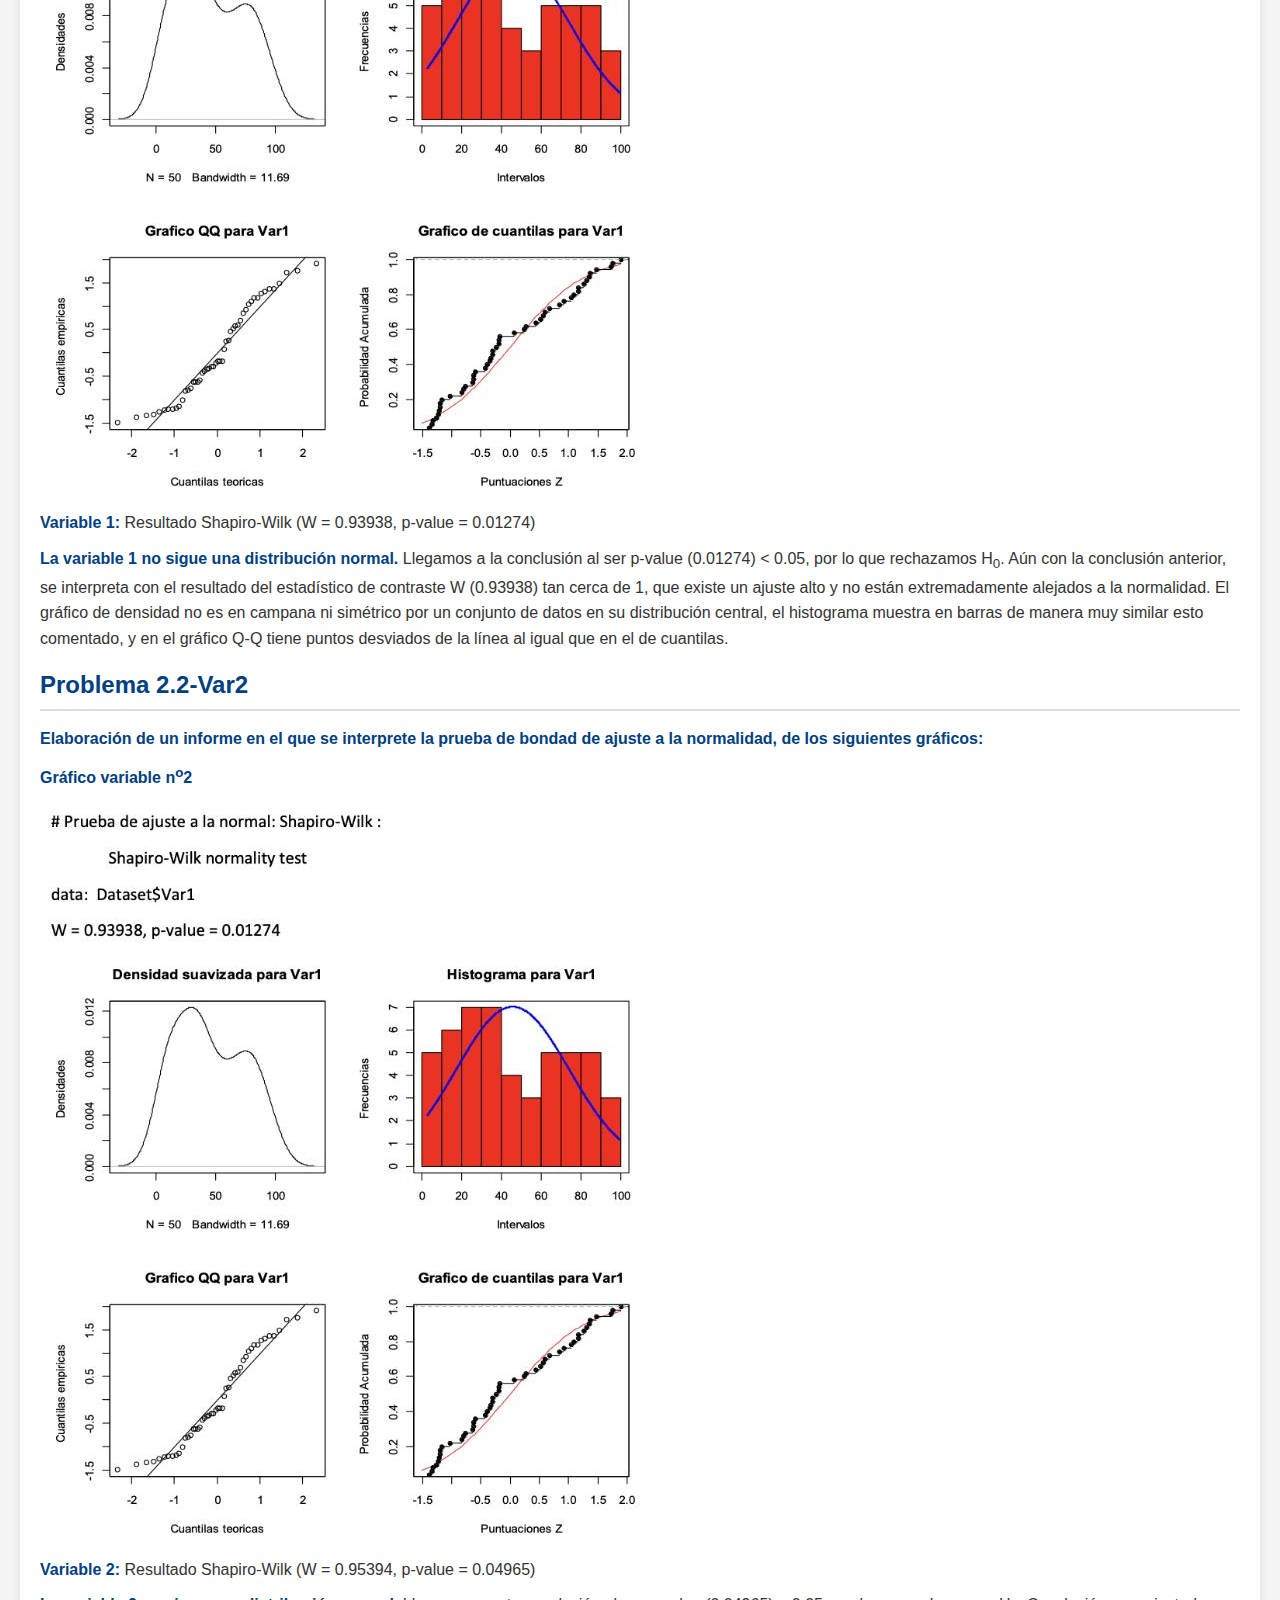
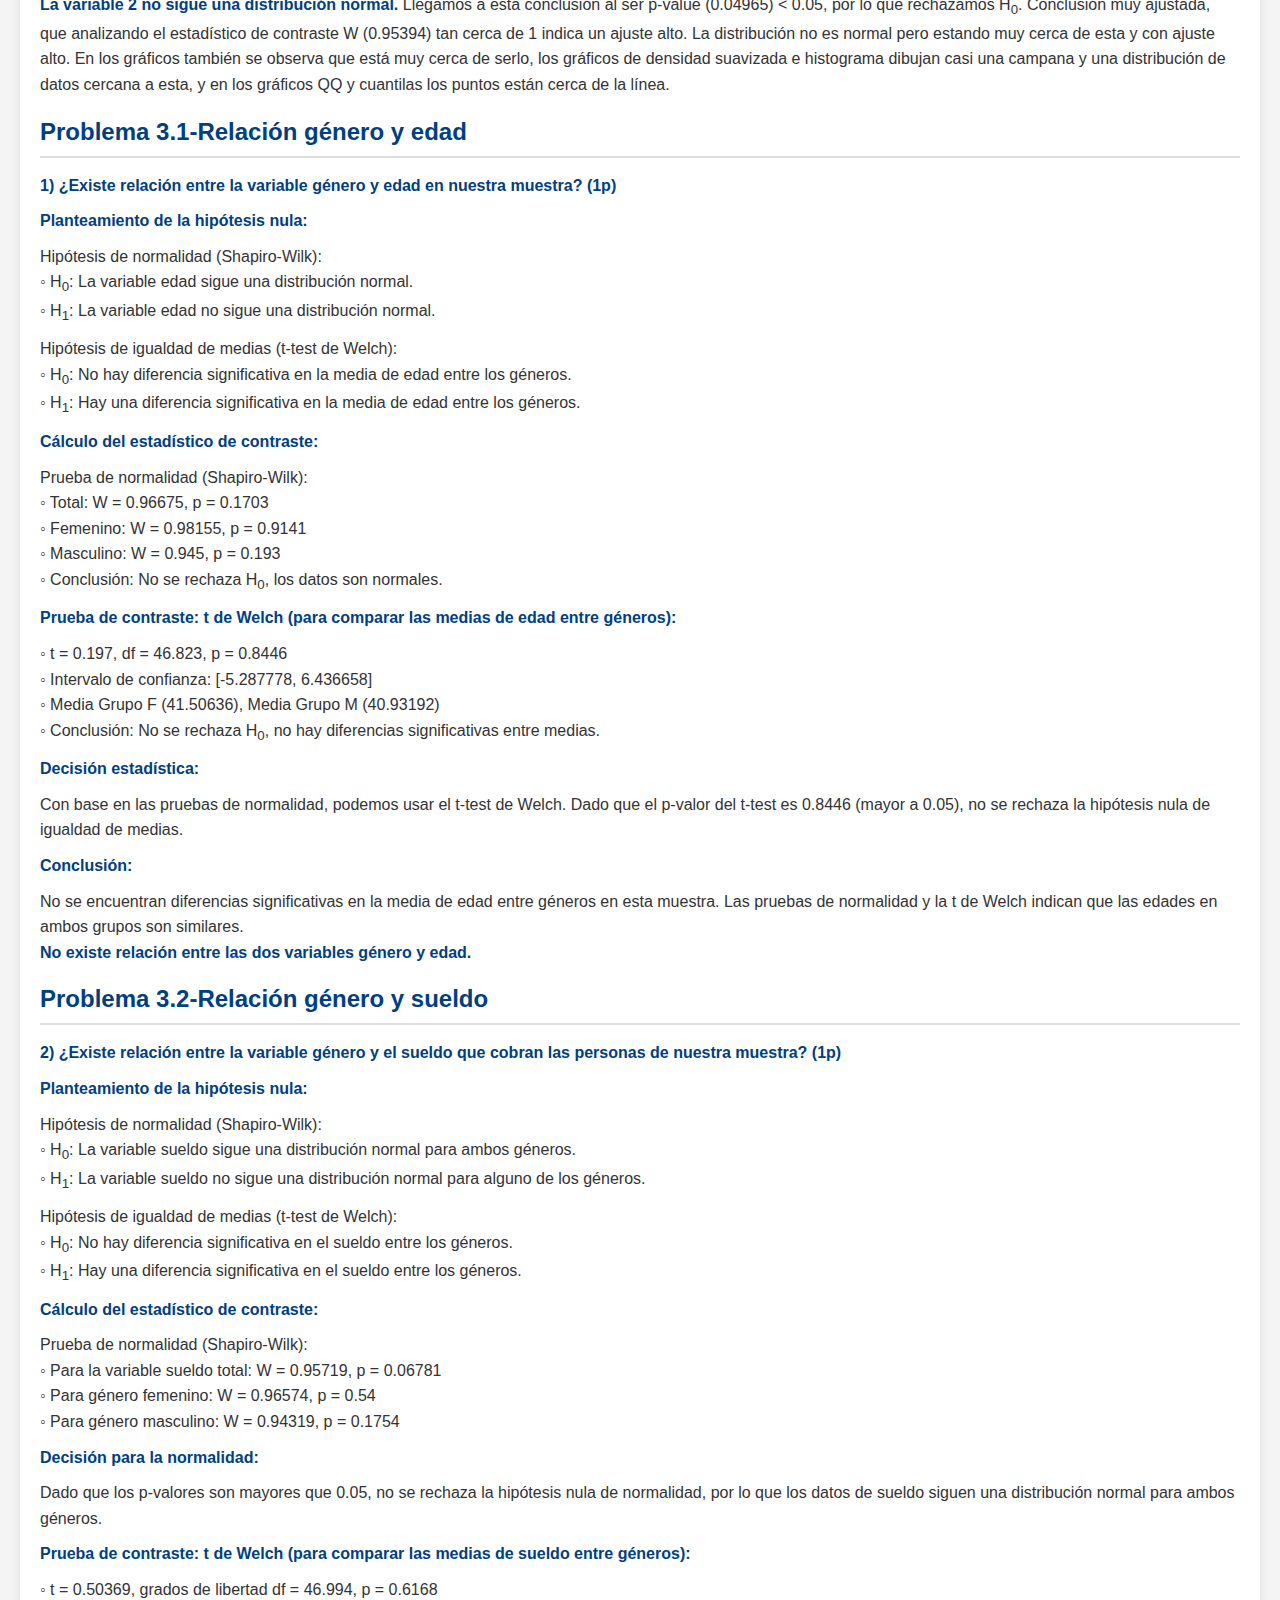
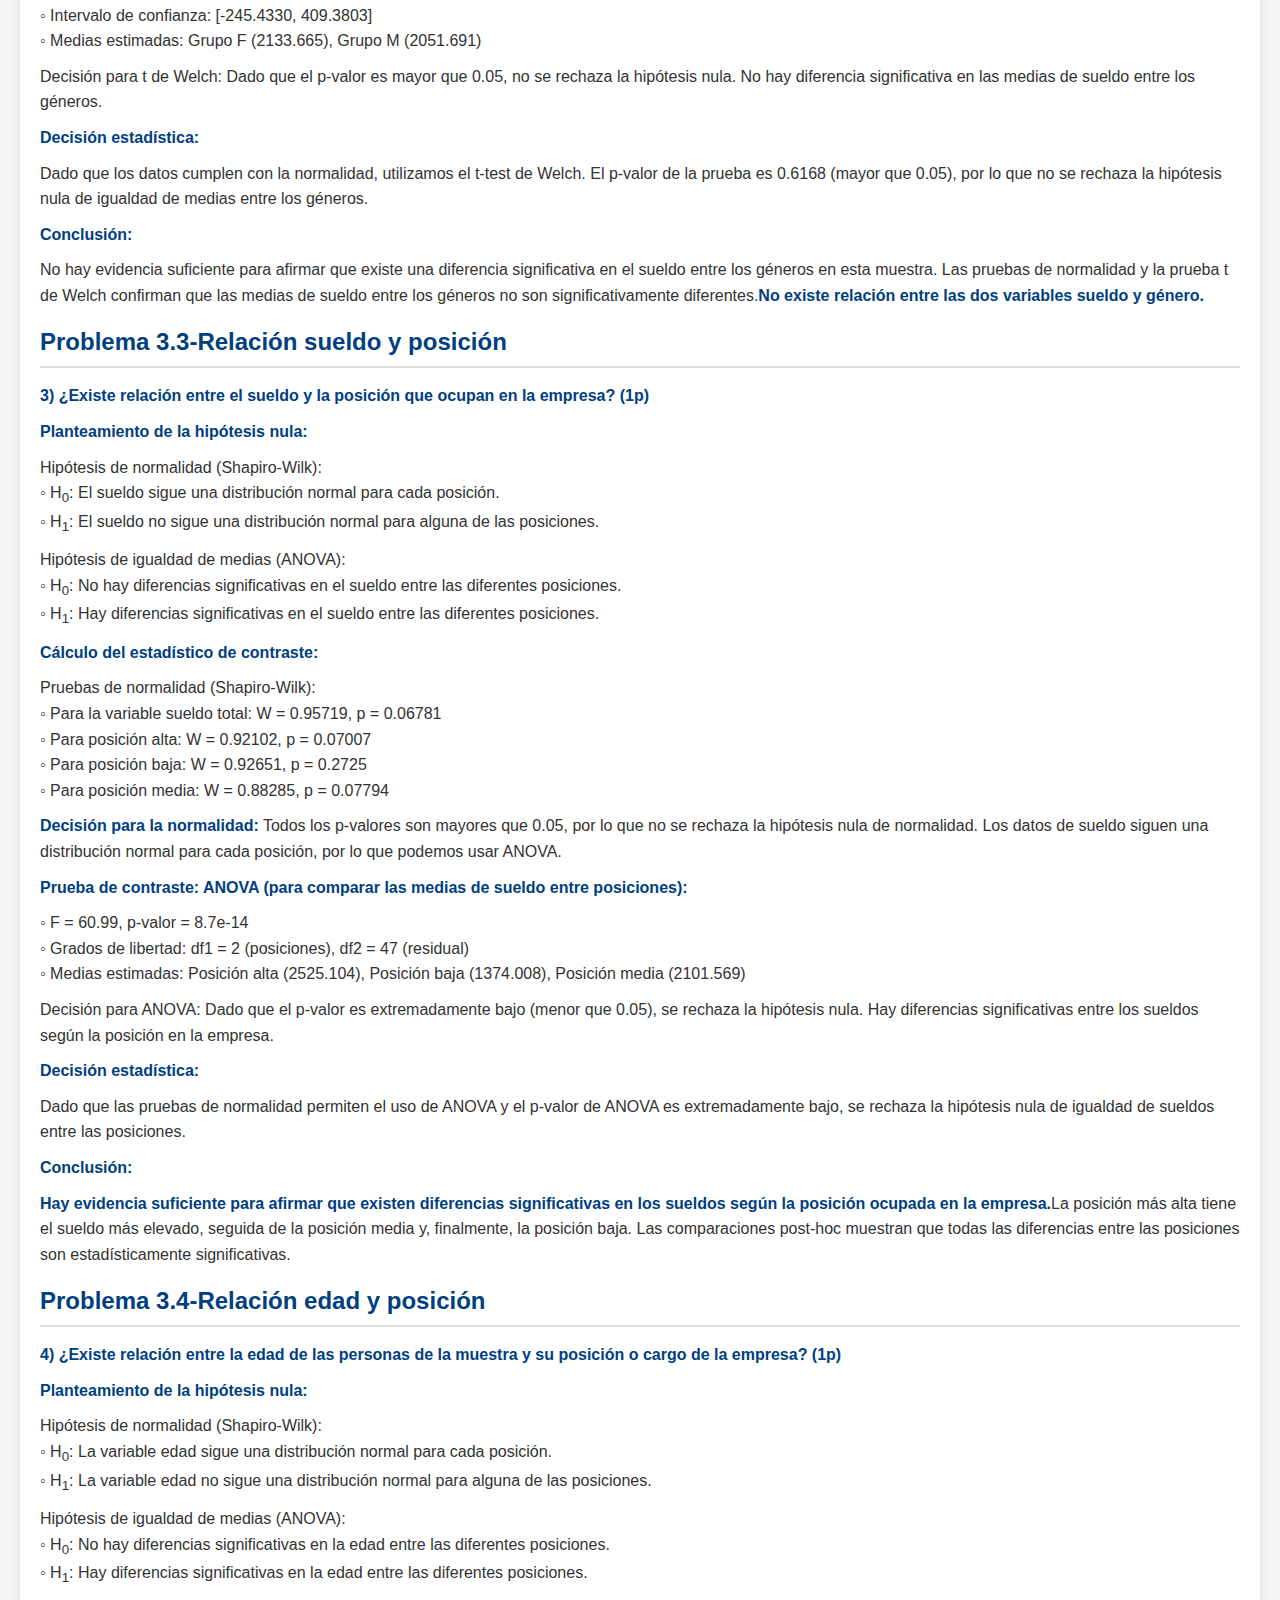
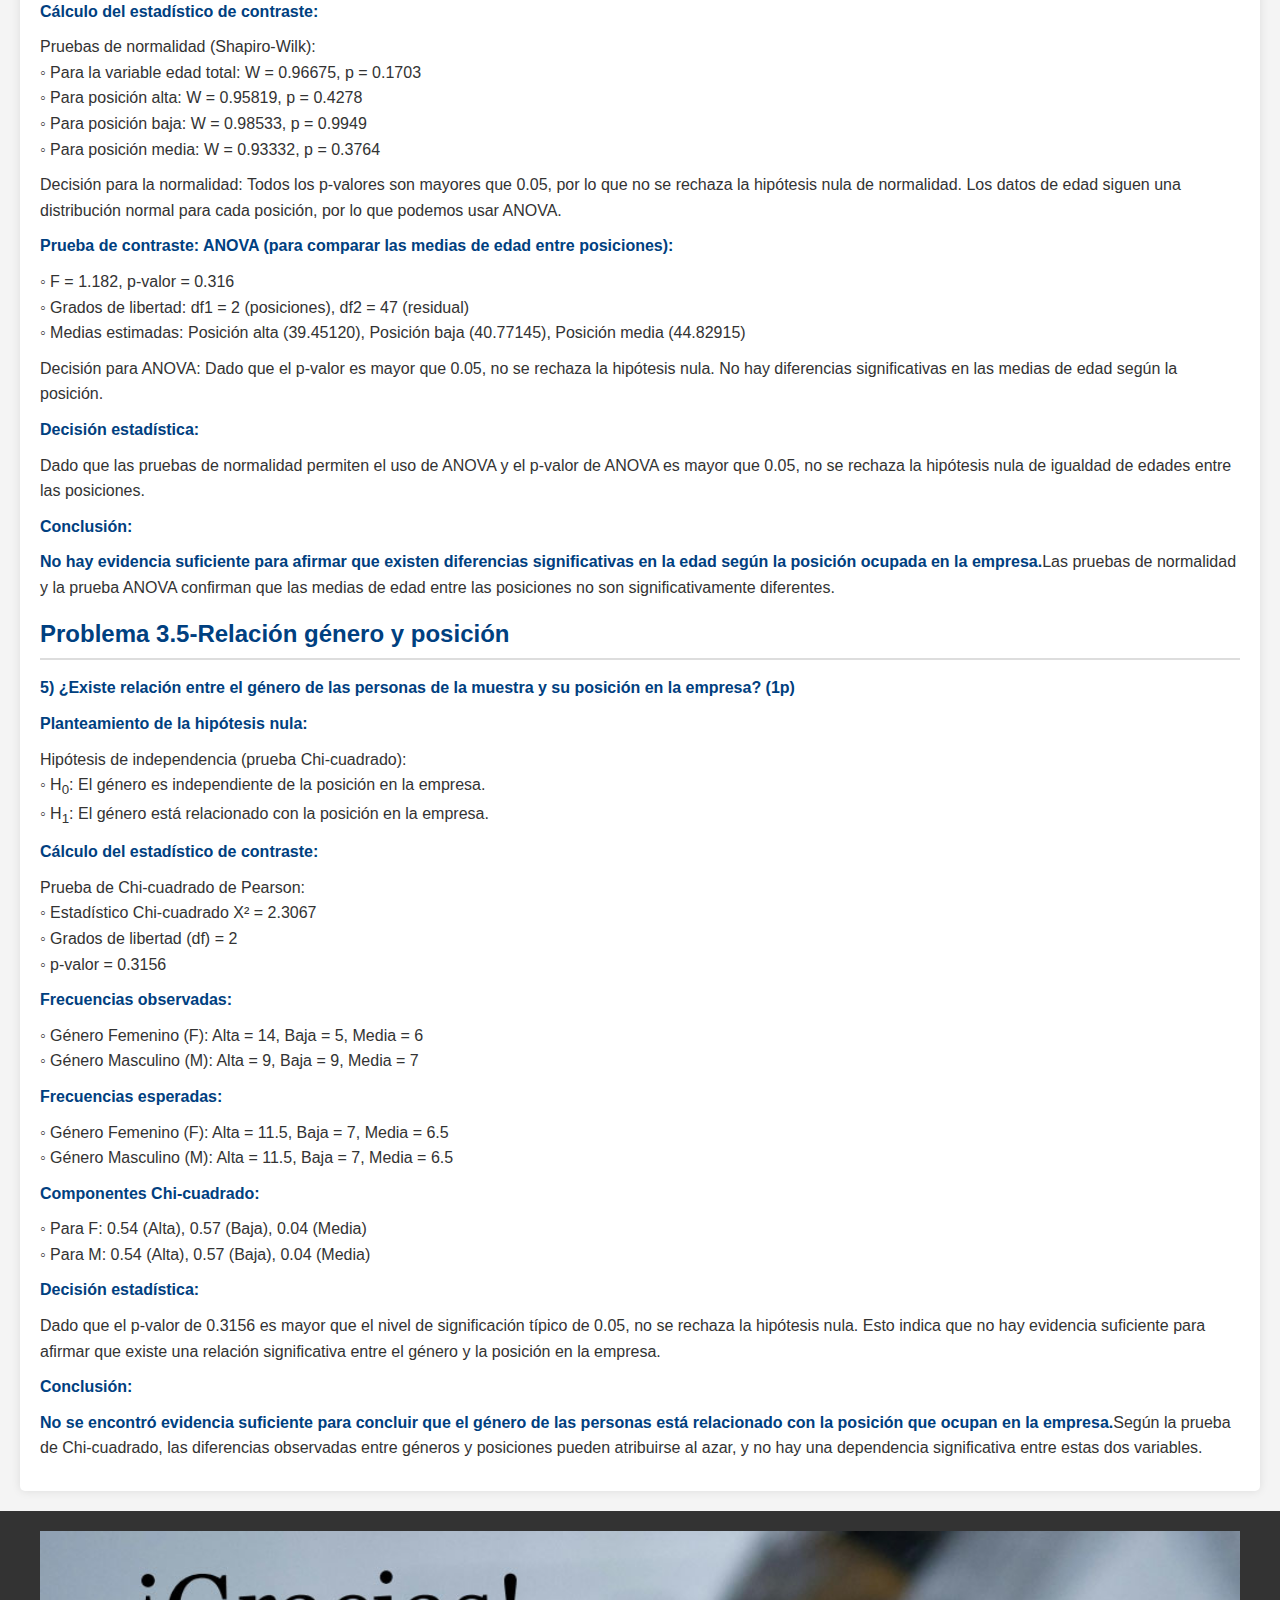
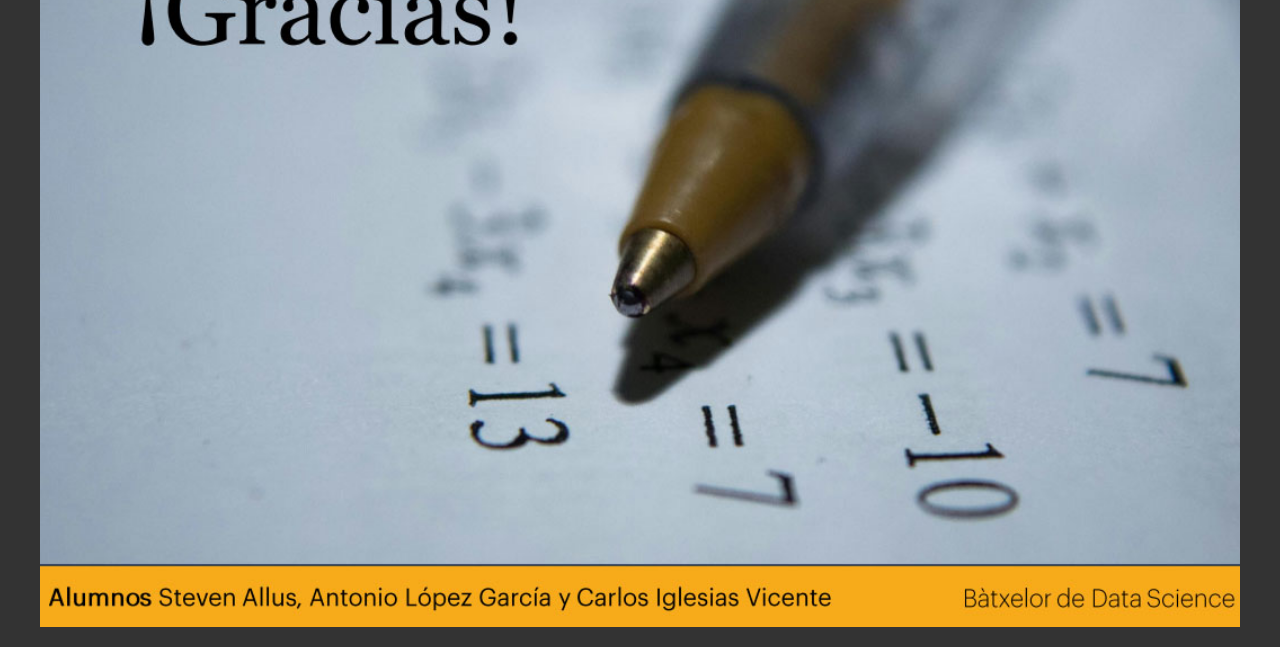
<file: inferencia-estadistica/inferencia-estadistica.html>
<!DOCTYPE html>
<html lang="es">

<head>
  <meta charset="UTF-8">
  <meta name="viewport" content="width=device-width, initial-scale=1.0">
  <title>Inferencia estadística</title>
  <link rel="stylesheet" href="css/inferencia-estadistica.css">
</head>

<body>
  <img class="front-page" src="img/portada.jpg" alt="img_01">

  <!-- Índice -->
  <div id="indice">
    <ul>
      <li><a href="#fumar-insomnio">Problema 1.1 - Fumar e Insomnio</a></li>
      <li><a href="#depresion-ansiedad">Problema 1.2 - Depresión y Ansiedad</a></li>
      <li><a href="#var1">Problema 2.1 - Var1</a></li>
      <li><a href="#var2">Problema 2.2 - Var2</a></li>
      <li><a href="#relacion-genero-edad">Problema 3.1 - Relación género y edad</a></li>
      <li><a href="#relacion-genero-sueldo">Problema 3.2 - Relación género y sueldo</a></li>
      <li><a href="#relacion-sueldo-posicion">Problema 3.3 - Relación sueldo y posición</a></li>
      <li><a href="#relacion-edad-posicion">Problema 3.4 - Relación edad y posición</a></li>
      <li><a href="#relacion-genero-posicion">Problema 3.5 - Relación género y posición</a></li>
    </ul>
  </div>

  <!-- Secciones de problemas -->
  <article class="article">
    <section id="fumar-insomnio">
      <h2>Problema 1.1-Fumar e Insomnio</h2>
      <p>
        <strong>
          P.1.1. Queremos determinar si hay relación entre el hábito de fumar (A) y el hecho de
          sufrir trastorno en el sueño (B) en una muestra de 150 personas. Con los siguientes
          datos que mostramos en la tabla de contingencia:
        </strong>
      </p>
      <p>
        <strong>
          Establece si existe relación entre A y B.
          Para determinar si existe relación entre el hábito de fumar y el hecho de sufrir trastorno en el sueño
          utilizaremos prueba de chi-cuadrado para la independencia.
        </strong>
      </p>
      <a class="link"
        href="https://docs.google.com/spreadsheets/d/16hWwPOPFve8Zsmt8oKXIoWE0fWrvZRRQ/edit?gid=1324954301#gid=1324954301"
        target="_blank">Link a hoja de cálculo</a>
      <p>A=Fumar B=Insomnio</p>
      <div class="espacio"> </div>
      <p>H<sub>0</sub>: A y B son independientes</p>
      <p>H<sub>1</sub>: A y B no son independientes</p>
      <img class="test-1-1-image-02" src="img/test-1-1-image-02.jpg" alt="">
      <p>Cálculo X<sup>2</sup> = 8,744 </p>
      <p>Grados de libertad 2 = (3 filas - 1) * (2 columnas -1)</p>
      <p>X<sup>2</sup> Tablas = 5,991 </p>
      <p>Al ser X<sup>2</sup> (8.744) mayor que el valor crítico calculado con las tablas (5.991), <strong>rechazamos la
          hipótesis nula H<sub>0</sub>.</strong>

        Lo que valida la hipótesis alternativa H<sub>1</sub> por lo cual existe relación entre (A) el hábito de fumar y
        (B) el trastorno en el sueño.</p>
    </section>
    <section id="depresion-ansiedad">
      <h2>Problema 1.2-Depresión y Ansiedad</h2>
      <p>
        <strong>
          1.2 Un psicólogo desea conocer la relación entre el síntoma depresivos (A) y el síntoma
          ansiedad (B). Para ello dispone de una muestra de 100 historiales clínicos que
          mostramos en la siguiente tabla:
        </strong>
      </p>
      <p>
        <strong>
          Nos preguntamos: ¿Estos dos síntomas son independientes? Consideramos el nivel de
          significación 0,02.
        </strong>
      </p>
      <a class="link"
        href="https://docs.google.com/spreadsheets/d/17XYlmHq5eYqI2SYINn7-hJlilDhR_ae8/edit?usp=sharing&ouid=109041370115186845551&rtpof=true&sd=true"
        target="_blank">Link a hoja de cálculo</a>
      <p>A=Síntoma ansiedad B=Síntoma depresivo</p>
      <div class="espacio"> </div>
      <p>H<sub>0</sub>: A y B son independientes</p>
      <p>H<sub>1</sub>: A y B no son independientes</p>
      <img class="test-1-1-image-02" src="img/test-1-2-image-01.jpg" alt="">
      <p>Cálculo X<sup>2</sup> = 5,823</p>
      <p>Grados de libertad 1 = (2 filas - 1) * (2 columnas -1) </p>
      <p>X<sup>2</sup> Tablas = 5,412 (nivel de significancia 0,02)</p>
      <p>
        Al ser X<sup>2</sup> (5.823) mayor que el valor crítico calculado con las tablas (5.412), rechazamos la
        hipótesis nula H<sub>0</sub>.
        Lo que valida la hipótesis alternativa H<sub>1</sub> por lo cual existe relación entre (A) la depresión y (B) la
        ansiedad, <strong>no son independientes.</strong>
      </p>
    </section>

    <section id="var1">
      <h2>Problema 2.1-Var1</h2>
      <p>
        <strong>
          Elaboración de un <strong>informe</strong> en el que se interprete la prueba de bondad de ajuste a la
          normalidad, de los
          siguientes gráficos:
        </strong>
      </p>
      <p>
        <strong>Gráfico variable n<sup>o</sup>1</strong>
      </p>
      <img class="img-test-2" src="img/test-2-1-image-01.jpg" alt="Gráfico de la Variable 1">
      <p class="p-test-2"><strong>Variable 1:</strong> Resultado Shapiro-Wilk (W = 0.93938, p-value = 0.01274)</p>
      <p class="espacio"> </p>
      <p class="p-test-2">
        <strong>La variable 1 no sigue una distribución normal.</strong> Llegamos a la conclusión al ser p-value
        (0.01274) < 0.05, por lo que rechazamos H<sub>0</sub>.
          Aún con la conclusión anterior, se interpreta con el resultado del estadístico de contraste W (0.93938) tan
          cerca de 1, que existe un ajuste alto y no están extremadamente alejados a la normalidad.
          El gráfico de densidad no es en campana ni simétrico por un conjunto de datos en su distribución central, el
          histograma muestra en barras de manera muy similar esto comentado, y en el gráfico Q-Q tiene puntos desviados
          de la línea al igual que en el de cuantilas.
      </p>
    </section>


    <section id="var2">
      <h2>Problema 2.2-Var2</h2>
      <p>
        <strong>
          Elaboración de un informe en el que se interprete la prueba de bondad de ajuste a la normalidad, de los
          siguientes gráficos:
        </strong>
      </p>
      <p>
        <strong>Gráfico variable n<sup>o</sup>2</strong>
      </p>
      <img class="img-test-2" src="img/test-2-1-image-01.jpg" alt="Gráfico de la Variable 1">
      <p class="p-test-2"><strong>Variable 2:</strong> Resultado Shapiro-Wilk (W = 0.95394, p-value = 0.04965)</p>
      <p class="espacio"> </p>
      <p class="p-test-2">
        <strong>La variable 2 no sigue una distribución normal.</strong> Llegamos a esta conclusión al ser p-value
        (0.04965) < 0.05, por lo que rechazamos H<sub>0</sub>. Conclusión muy ajustada, que analizando el estadístico de
          contraste
          W (0.95394) tan cerca de 1 indica un ajuste alto. La distribución no es normal pero estando muy cerca de esta
          y con ajuste alto. En los gráficos también se observa que está muy cerca de serlo, los gráficos de densidad
          suavizada e histograma dibujan casi una campana y una distribución de datos cercana a esta, y en los gráficos
          QQ y cuantilas los puntos están cerca de la línea.
      </p>
    </section>

    <section id="relacion-genero-edad">
      <h2>Problema 3.1-Relación género y edad</h2>

      <div class="contenedor">
        <div class="columna izquierda">
          <p><strong>1) ¿Existe relación entre la variable género y edad en nuestra muestra? (1p)</strong></p>
          <p><strong>Planteamiento de la hipótesis nula:</strong></p>
          <p>
            Hipótesis de normalidad (Shapiro-Wilk): <br>
            ◦ H<sub>0</sub>: La variable edad sigue una distribución normal. <br>
            ◦ H<sub>1</sub>: La variable edad no sigue una distribución normal.
          </p>
          <p>
            Hipótesis de igualdad de medias (t-test de Welch): <br>
            ◦ H<sub>0</sub>: No hay diferencia significativa en la media de edad entre los géneros. <br>
            ◦ H<sub>1</sub>: Hay una diferencia significativa en la media de edad entre los géneros.
          </p>
          <p><strong>Cálculo del estadístico de contraste:</strong></p>
          <p>
            Prueba de normalidad (Shapiro-Wilk): <br>
            ◦ Total: W = 0.96675, p = 0.1703 <br>
            ◦ Femenino: W = 0.98155, p = 0.9141 <br>
            ◦ Masculino: W = 0.945, p = 0.193 <br>
            ◦ Conclusión: No se rechaza H<sub>0</sub>, los datos son normales.
          </p>
        </div>

        <div class="columna derecha">
          <p><strong>Prueba de contraste: t de Welch (para comparar las medias de edad entre géneros):</strong></p>
          <p>
            ◦ t = 0.197, df = 46.823, p = 0.8446 <br>
            ◦ Intervalo de confianza: [-5.287778, 6.436658] <br>
            ◦ Media Grupo F (41.50636), Media Grupo M (40.93192) <br>
            ◦ Conclusión: No se rechaza H<sub>0</sub>, no hay diferencias significativas entre medias.
          </p>
          <p><strong>Decisión estadística:</strong></p>
          <p>
            Con base en las pruebas de normalidad, podemos usar el t-test de Welch. Dado que el p-valor del t-test es
            0.8446 (mayor a 0.05), no se rechaza la hipótesis nula de igualdad de medias.
          </p>
          <p><strong>Conclusión:</strong></p>
          <p>
            No se encuentran diferencias significativas en la media de edad entre géneros en esta muestra. Las pruebas
            de normalidad y la t de Welch indican que las edades en ambos grupos son similares. <br>
            <strong>No existe relación entre las dos variables género y edad.</strong>
          </p>
        </div>
      </div>
    </section>


    <section id="relacion-genero-sueldo">
      <h2>Problema 3.2-Relación género y sueldo</h2>

      <div class="contenedor">
        <div class="columna izquierda">
          <p><strong>2) ¿Existe relación entre la variable género y el sueldo que cobran las personas de
            nuestra muestra? (1p)</strong></p>
          <p><strong>Planteamiento de la hipótesis nula:</strong></p>
          <p>
            Hipótesis de normalidad (Shapiro-Wilk): <br>
            ◦ H<sub>0</sub>: La variable sueldo sigue una distribución normal para ambos géneros. <br>
            ◦ H<sub>1</sub>: La variable sueldo no sigue una distribución normal para alguno de los géneros.
          </p>
          <p>
            Hipótesis de igualdad de medias (t-test de Welch): <br>
            ◦ H<sub>0</sub>: No hay diferencia significativa en el sueldo entre los géneros. <br>
            ◦ H<sub>1</sub>: Hay una diferencia significativa en el sueldo entre los géneros.
          </p>
          <p><strong>Cálculo del estadístico de contraste:</strong></p>
          <p>
            Prueba de normalidad (Shapiro-Wilk): <br>
            ◦ Para la variable sueldo total: W = 0.95719, p = 0.06781 <br>
            ◦ Para género femenino: W = 0.96574, p = 0.54 <br>
            ◦ Para género masculino: W = 0.94319, p = 0.1754
          </p>
        </div>

        <div class="columna derecha">
          <p><strong>Decisión para la normalidad:</strong></p>
          <p>
            Dado que los p-valores son mayores que 0.05, no se rechaza la hipótesis nula de normalidad, por lo que los
            datos de sueldo siguen una distribución normal para ambos géneros.
          </p>
          <p><strong>Prueba de contraste: t de Welch (para comparar las medias de sueldo entre géneros):</strong></p>
          <p>
            ◦ t = 0.50369, grados de libertad df = 46.994, p = 0.6168 <br>
            ◦ Intervalo de confianza: [-245.4330, 409.3803] <br>
            ◦ Medias estimadas: Grupo F (2133.665), Grupo M (2051.691)
          </p>
          <p>Decisión para t de Welch: Dado que el p-valor es mayor que 0.05, no se rechaza la hipótesis nula. No hay
            diferencia significativa en las medias de sueldo entre los géneros.</p>
          <p><strong>Decisión estadística:</strong></p>
          <p>
            Dado que los datos cumplen con la normalidad, utilizamos el t-test de Welch.
            El p-valor de la prueba es 0.6168 (mayor que 0.05), por lo que no se rechaza la
            hipótesis nula de igualdad de medias entre los géneros.
          </p>
          <p><strong>Conclusión:</strong></p>
          <p>No hay evidencia suficiente para afirmar que existe una diferencia significativa
            en el sueldo entre los géneros en esta muestra. Las pruebas de normalidad y
            la prueba t de Welch confirman que las medias de sueldo entre los géneros no
            son significativamente diferentes.<strong>No existe relación entre las dos variables sueldo y
              género.</strong>
          </p>
        </div>
      </div>
    </section>

    <!-- Problema 3.3 - Relación sueldo y posición -->
    <section id="relacion-sueldo-posicion">
      <h2>Problema 3.3-Relación sueldo y posición</h2>

      <div class="contenedor">
        <div class="columna izquierda">
          <p><strong>3) ¿Existe relación entre el sueldo y la posición que ocupan en la empresa? (1p)</strong></p>
          <p><strong>Planteamiento de la hipótesis nula:</strong></p>
          <p>
            Hipótesis de normalidad (Shapiro-Wilk): <br>
            ◦ H<sub>0</sub>: El sueldo sigue una distribución normal para cada posición. <br>
            ◦ H<sub>1</sub>: El sueldo no sigue una distribución normal para alguna de las posiciones.
          </p>
          <p>
            Hipótesis de igualdad de medias (ANOVA): <br>
            ◦ H<sub>0</sub>: No hay diferencias significativas en el sueldo entre las diferentes posiciones. <br>
            ◦ H<sub>1</sub>: Hay diferencias significativas en el sueldo entre las diferentes posiciones.
          </p>
          <p><strong>Cálculo del estadístico de contraste:</strong></p>
          <p>
            Pruebas de normalidad (Shapiro-Wilk): <br>
            ◦ Para la variable sueldo total: W = 0.95719, p = 0.06781 <br>
            ◦ Para posición alta: W = 0.92102, p = 0.07007 <br>
            ◦ Para posición baja: W = 0.92651, p = 0.2725 <br>
            ◦ Para posición media: W = 0.88285, p = 0.07794
          </p>
          <p><strong>Decisión para la normalidad:</strong> Todos los p-valores son mayores que 0.05, 
            por lo que no se rechaza la hipótesis nula de normalidad. Los datos de 
            sueldo siguen una distribución normal para cada posición, por lo que 
            podemos usar ANOVA.</p>
        </div>

        <div class="columna derecha">
          <p><strong>Prueba de contraste: ANOVA (para comparar las medias de sueldo entre posiciones):</strong></p>
          <p>
            ◦ F = 60.99, p-valor = 8.7e-14 <br>
            ◦ Grados de libertad: df1 = 2 (posiciones), df2 = 47 (residual) <br>
            ◦ Medias estimadas: Posición alta (2525.104), Posición baja (1374.008), Posición media (2101.569)
          </p>
          <p>Decisión para ANOVA: Dado que el p-valor es extremadamente bajo (menor 
            que 0.05), se rechaza la hipótesis nula. Hay diferencias significativas entre los 
            sueldos según la posición en la empresa.</p>
          <p><strong>Decisión estadística:</strong></p>
          <p>
            Dado que las pruebas de normalidad permiten el uso de ANOVA y el p-valor 
            de ANOVA es extremadamente bajo, se rechaza la hipótesis nula de igualdad 
            de sueldos entre las posiciones. 
          </p>
          <p><strong>Conclusión:</strong></p>
          <p><strong>Hay evidencia suficiente para afirmar que existen diferencias significativas en los sueldos según la
            posición ocupada en la empresa.</strong>La posición más 
            alta tiene el sueldo más elevado, seguida de la posición media y, finalmente, 
            la posición baja. Las comparaciones post-hoc muestran que todas las 
            diferencias entre las posiciones son estadísticamente significativas.
            </p>
        </div>
      </div>
    </section>

    <!-- Problema 3.4 - Relación edad y posición -->
    <section id="relacion-edad-posicion">
      <h2>Problema 3.4-Relación edad y posición</h2>

      <div class="contenedor">
        <div class="columna izquierda">
          <p><strong>4) ¿Existe relación entre la edad de las personas de la muestra y su posición o cargo
            de la empresa? (1p)</strong></p>
          <p><strong>Planteamiento de la hipótesis nula:</strong></p>
          <p>
            Hipótesis de normalidad (Shapiro-Wilk): <br>
            ◦ H<sub>0</sub>: La variable edad sigue una distribución normal para cada posición. <br>
            ◦ H<sub>1</sub>: La variable edad no sigue una distribución normal para alguna de las posiciones.
          </p>
          <p>
            Hipótesis de igualdad de medias (ANOVA): <br>
            ◦ H<sub>0</sub>: No hay diferencias significativas en la edad entre las diferentes posiciones. <br>
            ◦ H<sub>1</sub>: Hay diferencias significativas en la edad entre las diferentes posiciones.
          </p>
          <p><strong>Cálculo del estadístico de contraste:</strong></p>
          <p>
            Pruebas de normalidad (Shapiro-Wilk): <br>
            ◦ Para la variable edad total: W = 0.96675, p = 0.1703 <br>
            ◦ Para posición alta: W = 0.95819, p = 0.4278 <br>
            ◦ Para posición baja: W = 0.98533, p = 0.9949 <br>
            ◦ Para posición media: W = 0.93332, p = 0.3764
          </p>
          <p>Decisión para la normalidad: Todos los p-valores son mayores que 0.05, por lo que no 
            se rechaza la hipótesis nula de normalidad. Los datos de edad siguen una distribución 
            normal para cada posición, por lo que podemos usar ANOVA.</p>
        </div>

        <div class="columna derecha">
          <p><strong>Prueba de contraste: ANOVA (para comparar las medias de edad entre posiciones):</strong></p>
          <p>
            ◦ F = 1.182, p-valor = 0.316 <br>
            ◦ Grados de libertad: df1 = 2 (posiciones), df2 = 47 (residual) <br>
            ◦ Medias estimadas: Posición alta (39.45120), Posición baja (40.77145), Posición media (44.82915)
          </p>
          <p>Decisión para ANOVA: Dado que el p-valor es mayor que 0.05, no se rechaza la hipótesis 
            nula. No hay diferencias significativas en las medias de edad según la posición.
            </p>
          <p><strong>Decisión estadística:</strong></p>
          <p>Dado que las pruebas de normalidad permiten el uso de ANOVA y el p-valor de ANOVA 
            es mayor que 0.05, no se rechaza la hipótesis nula de igualdad de edades entre las 
            posiciones.
          </p>
          <p><strong>Conclusión:</strong></p>
          <p><strong>No hay evidencia suficiente para afirmar que existen diferencias significativas en la edad según la
            posición ocupada en la empresa.</strong>Las pruebas de normalidad y la prueba 
            ANOVA confirman que las medias de edad entre las posiciones no son 
            significativamente diferentes.
            </p>
        </div>
      </div>
    </section>

    <!-- Problema 3.5 - Relación género y posición -->
    <section id="relacion-genero-posicion">
      <h2>Problema 3.5-Relación género y posición</h2>

      <div class="contenedor">
        <div class="columna izquierda">
          <p><strong>5) ¿Existe relación entre el género de las personas de la muestra y su posición en la
            empresa? (1p)</strong></p>
          <p><strong>Planteamiento de la hipótesis nula:</strong></p>
          <p>
            Hipótesis de independencia (prueba Chi-cuadrado): <br>
            ◦ H<sub>0</sub>: El género es independiente de la posición en la empresa. <br>
            ◦ H<sub>1</sub>: El género está relacionado con la posición en la empresa.
          </p>
          <p><strong>Cálculo del estadístico de contraste:</strong></p>
          <p>
            Prueba de Chi-cuadrado de Pearson: <br>
            ◦ Estadístico Chi-cuadrado X² = 2.3067 <br>
            ◦ Grados de libertad (df) = 2 <br>
            ◦ p-valor = 0.3156
          </p>
          <p><strong>Frecuencias observadas:</strong></p>
          <p>
            ◦ Género Femenino (F): Alta = 14, Baja = 5, Media = 6 <br>
            ◦ Género Masculino (M): Alta = 9, Baja = 9, Media = 7
          </p>

          <p><strong>Frecuencias  esperadas:</strong></p>
          <p>
            ◦ Género Femenino (F): Alta = 11.5, Baja = 7, Media = 6.5 <br>
            ◦ Género Masculino (M): Alta = 11.5, Baja = 7, Media = 6.5
          </p>

          <p><strong>Componentes Chi-cuadrado:</strong></p>
          <p>
            ◦ Para F: 0.54 (Alta), 0.57 (Baja), 0.04 (Media) <br>
            ◦ Para M: 0.54 (Alta), 0.57 (Baja), 0.04 (Media)
          </p>
        </div>

        <div class="columna derecha">
          <p><strong>Decisión estadística:</strong></p>
          <p>Dado que el p-valor de 0.3156 es mayor que el nivel de significación típico 
            de 0.05, no se rechaza la hipótesis nula. Esto indica que no hay evidencia 
            suficiente para afirmar que existe una relación significativa entre el 
            género y la posición en la empresa.
            </p>
          <p><strong>Conclusión:</strong></p>
          <p><strong>No se encontró evidencia suficiente para concluir que el género de las personas está relacionado con la
            posición que ocupan en la empresa.</strong>Según la prueba de Chi-cuadrado, las diferencias observadas entre 
            géneros y posiciones pueden atribuirse al azar, y no hay una dependencia 
            significativa entre estas dos variables.
            </p>
        </div>
      </div>
    </section>
  </article>
  <footer>
    <img class="front-page" src="img/end.jpg" alt="footer">
  </footer>
</body>

</html>
</file>
<file: styles.css>
body {
    font-family: 'Segoe UI', Tahoma, Geneva, Verdana, sans-serif;
    margin: 0;
    padding: 0;
    display: flex;
    justify-content: center;
    align-items: center;
    height: 100vh; /* Asegura que el contenedor tenga el alto total de la ventana */
    background-color: #f8f9fa;
}

.botones-centrales {
    text-align: center;
}

button {
    font-size: 1rem;
    padding: 10px 20px;
    margin: 5px;
    background-color: #007bff;
    color: white;
    border: none;
    border-radius: 5px;
    cursor: pointer;
    transition: background-color 0.3s ease;
}

button:hover {
    background-color: #0056b3;
}
</file>
<file: destination-earth.css>
:root {
    --color-primary: #007bff;
    --color-secondary: #495057;
    --color-background: #ced5db;
    --color-text: #343a40;
    --color-highlight: #f56a00;
    --font-family-sans-serif: 'Segoe UI', Tahoma, Geneva, Verdana, sans-serif;
    --font-family-header: 'Georgia', Times, 'Times New Roman', serif;
    --indent-main: 20px;
}

body {
    font-family: var(--font-family-sans-serif);
    color: var(--color-text);
    background-color: var(--color-background);
    line-height: 1.6;
    padding: 0;
    margin: 0;
}

header {
    background-color: var(--color-primary);
    color: white;
    padding: 20px 0;
    text-align: center;
}

/* Títulos y Textos */
h1, .h1_Header {
    font-family: var(--font-family-header);
    font-size: 2em;
    color: var(--color-secondary);
}

h2 {
    font-family: var(--font-family-header);
    font-size: 1.75em;
    color: var(--color-secondary);
    padding-left: var(--indent-main);
}

h3 {
    font-size: 1.5em;
    padding-left: calc(2 * var(--indent-main));
}

h4 {
    font-size: 1.25em;
    padding-left: calc(3 * var(--indent-main));
}

/* Indice */
.indice, .h1_Article {
    font-family: var(--font-family-header);
    padding-left: var(--indent-main);
    margin-top: 10px;
}

#indice {
    background-color: var(--color-secondary);
    color: white;
}

#indice ul {
    list-style-type: none;
    padding-left: 0;
}

#indice ul li {
    padding: 5px 20px;
}

#indice ul li a {
    color: white;
    text-decoration: none;
}

#indice ul li a:hover {
    background-color: var(--color-highlight);
    border-radius: 5px;
}

.article {
    padding-left: var(--indent-main);
    padding-right: var(--indent-main);
    text-align: justify;
}

/* Pie de página y otros estilos si son necesarios */
footer {
    background-color: var(--color-primary);
    color: white;
    text-align: center;
    padding: 10px 0;
    position: absolute;
    bottom: 0;
    width: 100%;
}
/* ...resto del CSS anterior... */

#indice ul {
    list-style-type: none;
    padding: 0;
    margin: 0;
}

#indice ul li {
    position: relative; /* Para posicionar absolutamente los números de página */
    padding-left: 20px; /* Espacio para el texto del índice */
    margin-bottom: 10px;
}

#indice ul li a {
    text-decoration: none;
    color: white;
    background-color: transparent; /* Elimina el fondo para los enlaces */
    padding: 5px 0; /* Padding para los enlaces, ajusta como necesites */
}

.page-number {
    position: absolute; /* Posiciona absolutamente dentro de su contenedor LI */
    right: 10px; /* Alinea a la derecha, con un poco de margen */
    top: 50%; /* Centra verticalmente */
    transform: translateY(-50%); /* Ajuste fino para centrar */
}

/* Estilo para pantallas más pequeñas (Mobile-first) */
@media (max-width: 768px) {
    /* Ajustes para índice responsivo */
    #indice ul li {
        padding-left: 10px; /* Menos espacio a la izquierda para textos más largos */
    }

    #indice ul li a {
        padding: 5px 0; /* Ajuste para el padding en dispositivos móviles */
    }
}

/* Estilos para pantallas más grandes */
@media (min-width: 769px) {
    /* Estilos adicionales para escritorio si son necesarios */
}
</file>
<file: entrega.css>
:root {
    --color-primary: #007bff;
    --color-secondary: #495057;
    --color-background: #ced5db;
    --color-text: #343a40;
    --color-highlight: #f56a00;
    --font-family-sans-serif: 'Segoe UI', Tahoma, Geneva, Verdana, sans-serif;
    --font-family-header: 'Georgia', Times, 'Times New Roman', serif;
}

body {
    font-family: var(--font-family-sans-serif);
    color: var(--color-text);
    background-color: var(--color-background);
    margin: 0;
    padding: 0;
    line-height: 1.6;
}

header {
    background-color: var(--color-primary);
    color: white;
    padding: 20px 0;
    text-align: center;
}

/* Índice / Navegación */
nav#indice {
    background-color: var(--color-secondary);
    color: white;
    padding: 10px;
    text-align: center;
}

nav#indice ul {
    list-style: none;
    padding: 0;
    margin: 0;
    display: flex;
    justify-content: center;
    flex-wrap: wrap;
}

nav#indice ul li a {
    text-decoration: none;
    color: white;
    padding: 10px;
    display: block;
    transition: background-color 0.3s, color 0.3s; /* Transición suave para hover */
}

nav#indice ul li a:hover {
    background-color: var(--color-highlight); /* Color de fondo al hacer hover */
    color: white; /* Color de texto al hacer hover */
    border-radius: 5px; /* Bordes redondeados */
}

/* Main Content */
main {
    padding: 20px;
}

/* Headings */
h1, h2, h3, h4 {
    color: var(--color-secondary);
    padding-left: 20px; /* Adds indentation for all headings */
}

h1 {
    font-size: 2em;
    margin-bottom: 0.5em;
}

h2 {
    font-size: 1.75em;
    margin-top: 1em;
    margin-bottom: 0.5em;
}

h3 {
    font-size: 1.5em;
    margin-top: 1em;
    margin-bottom: 0.25em;
}

h4 {
    font-size: 1.25em;
    margin-top: 1em;
    margin-bottom: 0.25em;
}

/* Paragraphs */
p {
    margin-bottom: 1em;
}

/* Bold Text */
b {
    font-weight: bold;
    color: var(--color-highlight);
    background-color: rgba(245, 106, 0, 0.2);
    padding: 2px 4px;
    border-radius: 4px;
}

/* Responsive Design */
@media (max-width: 768px) {
    nav#indice ul {
        flex-direction: column;
    }
}

@media (max-width: 576px) {
    body, header, main {
        padding: 10px;
    }
}
</file>
<file: inferencia-estadistica/css/inferencia-estadistica-test.css>
/* Estilos generales */
body {
    font-family: Arial, sans-serif;
    margin: 0;
    padding: 0;
    background-color: #f4f4f4;
    color: #333;
  }
  
  h1, h2 {
    color: #004080;
  }
  
  p {
    line-height: 1.6;
    margin: 15px 0;
  }
  
  a {
    color: #007bff;
    text-decoration: none;
  }
  
  a:hover {
    text-decoration: underline;
  }
  
  /* Estilo para la portada */
  .front-page {
    display: block;
    margin: 0 auto;
    width: 100%;
    max-width: 1200px;
  }
  
  /* Índice */
  #indice {
    background-color: #333;
    padding: 20px;
    color: white;
  }
  
  #indice ul {
    list-style: none;
    padding-left: 0;
  }
  
  #indice li {
    margin: 10px 0;
  }
  
  #indice a {
    color: white;
  }
  
  #indice a:hover {
    color: #ddd;
  }
  
  /* Estilos para los artículos */
  .article {
    margin: 20px;
    padding: 20px;
    background-color: white;
    border-radius: 5px;
    box-shadow: 0 0 10px rgba(0, 0, 0, 0.1);
  }
  
  .article h2 {
    border-bottom: 2px solid #ddd;
    padding-bottom: 10px;
    margin-bottom: 15px;
  }
  
  .article p {
    margin: 10px 0;
  }
  
  .article strong {
    color: #004080;
  }
  
  /* Estilos para imágenes dentro de las secciones */
  .article img {
    display: block;
    margin: 15px 0;
    max-width: 100%;
    height: auto;
    border-radius: 5px;
  }
  
  /* Espacios adicionales */
  .espacio {
    margin: 20px 0;
  }
  
  /* Footer */
  footer {
    background-color: #333;
    color: white;
    text-align: center;
    padding: 20px;
    margin-top: 20px;
  }
  
  footer img {
    display: block;
    margin: 0 auto;
    max-width: 300px;
    height: auto;
  }
</file>
<file: inferencia-estadistica/css/inferencia-estadistica.css>
/* Estilos generales */
body {
    font-family: Arial, sans-serif;
    margin: 0;
    padding: 0;
    background-color: #f4f4f4;
    color: #333;
  }
  .test-1-1-image-02, test-1-1-image-02 {
    width: 32%;
    min-width: 300px;
  }
  h1, h2 {
    color: #004080;
  }
  
  p {
    line-height: 1.6;
    margin: 15px 0;
  }
  
  a {
    color: #007bff;
    text-decoration: none;
  }
  
  a:hover {
    text-decoration: underline;
  }
  
  /* Estilo para la portada */
  .front-page {
    display: block;
    margin: 0 auto;
    width: 100%;
    max-width: 1200px;
  }
  
  /* Índice */
  #indice {
    background-color: #333;
    padding: 20px;
    color: white;
  }
  
  #indice ul {
    list-style: none;
    padding-left: 0;
  }
  
  #indice li {
    margin: 10px 0;
  }
  
  #indice a {
    color: white;
  }
  
  #indice a:hover {
    color: #ddd;
  }
  
  /* Estilos para los artículos */
  .article {
    margin: 20px;
    padding: 20px;
    background-color: white;
    border-radius: 5px;
    box-shadow: 0 0 10px rgba(0, 0, 0, 0.1);
  }
  
  .article h2 {
    border-bottom: 2px solid #ddd;
    padding-bottom: 10px;
    margin-bottom: 15px;
  }
  
  .article p {
    margin: 10px 0;
  }
  
  .article strong {
    color: #004080;
  }
  
  /* Estilos para imágenes dentro de las secciones */
  .article img {
    display: block;
    margin: 15px 0;
    max-width: 100%;
    height: auto;
    border-radius: 5px;
  }
  
  /* Espacios adicionales */
  .espacio {
    margin: 20px 0;
  }
  
  /* Footer */
  footer {
    background-color: #333;
    color: white;
    text-align: center;
    padding: 20px;
    margin-top: 20px;
  }
  
  footer img {
    display: block;
    margin: 0 auto;
    max-width: 300px;
    height: auto;
  }
</file>
